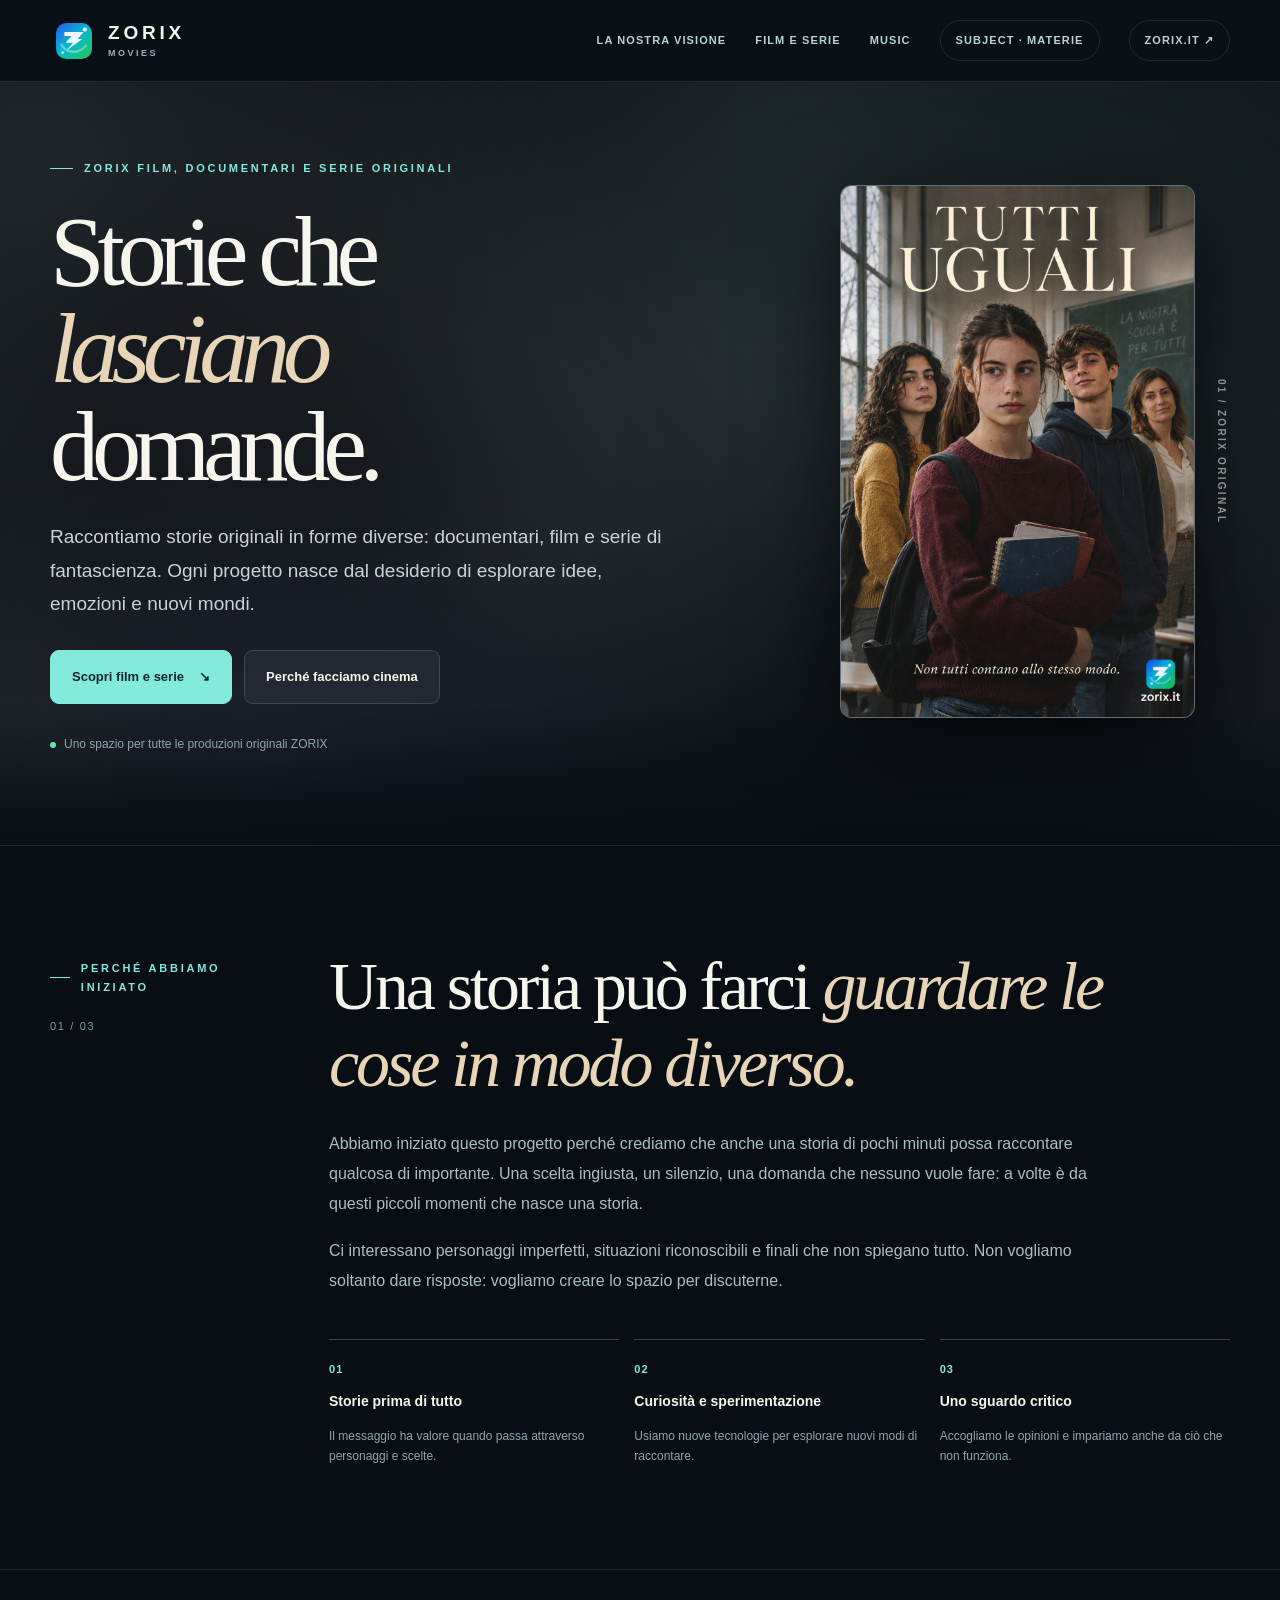
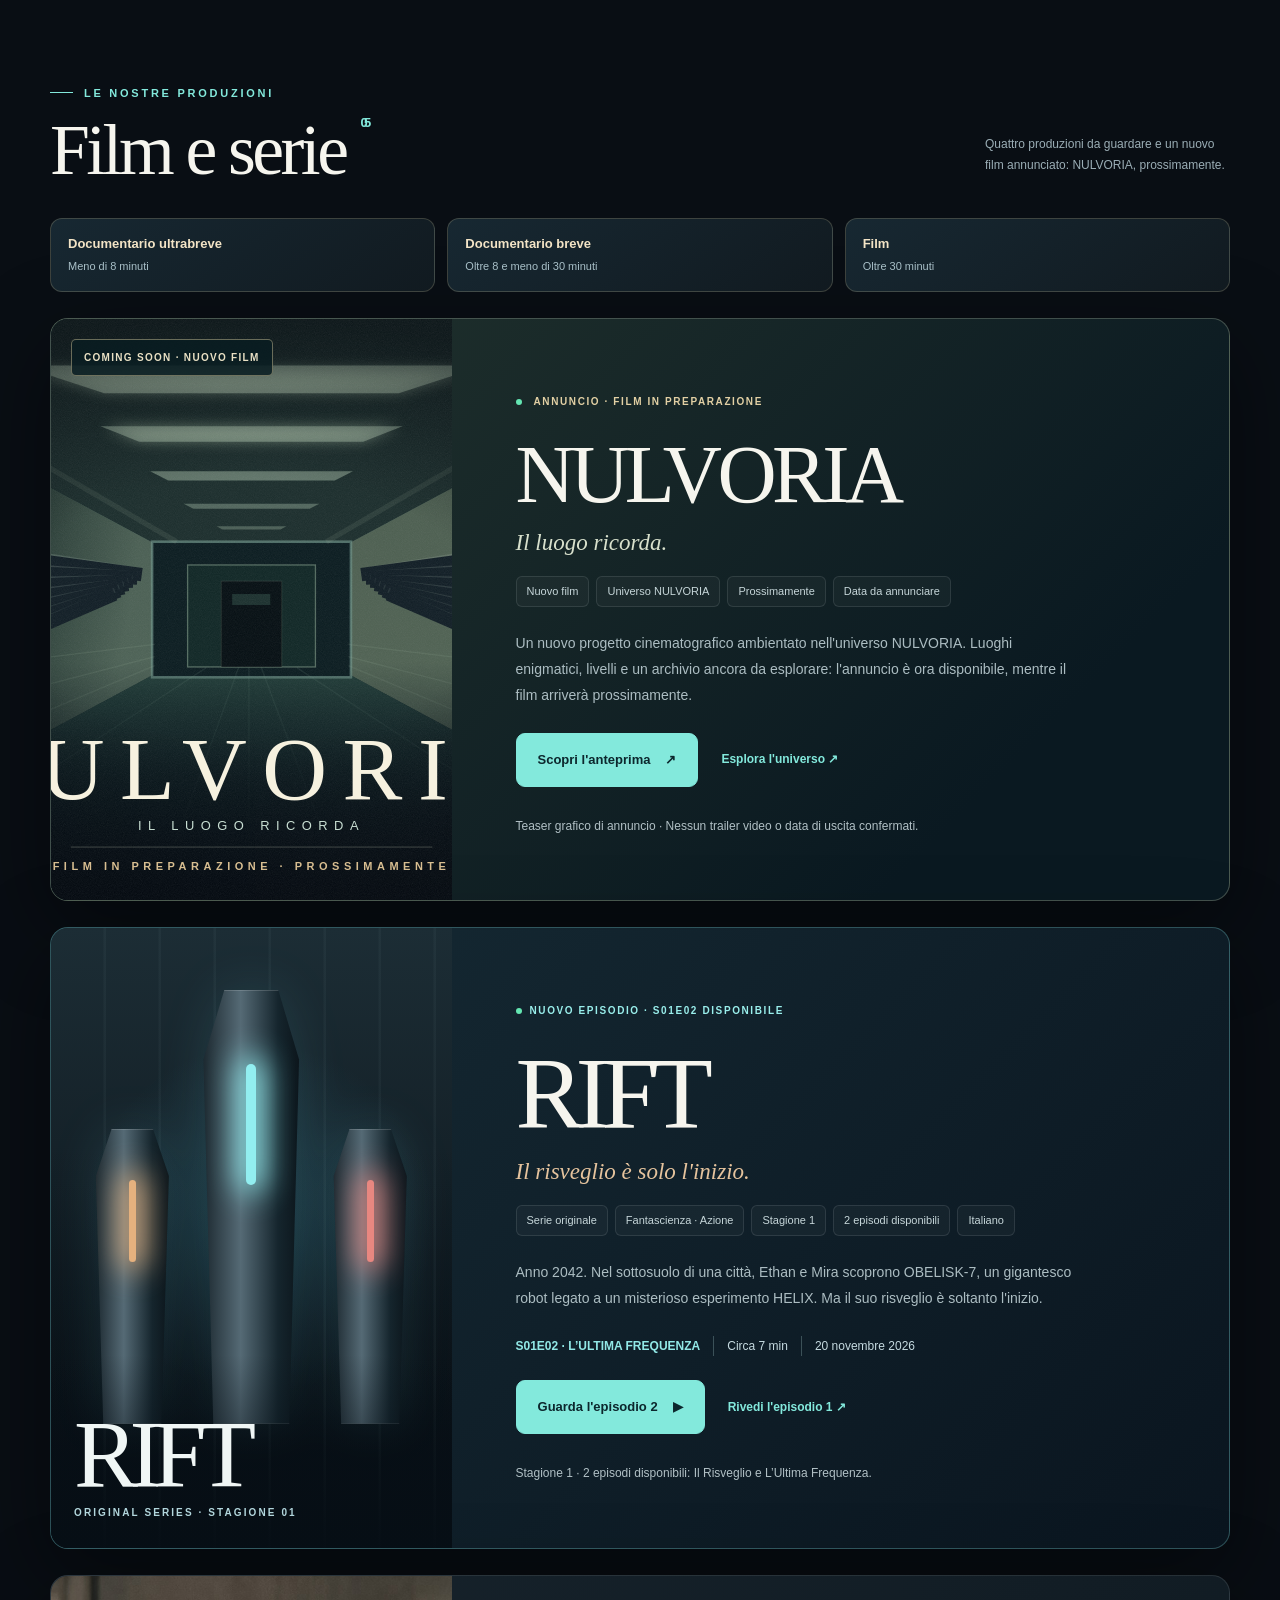
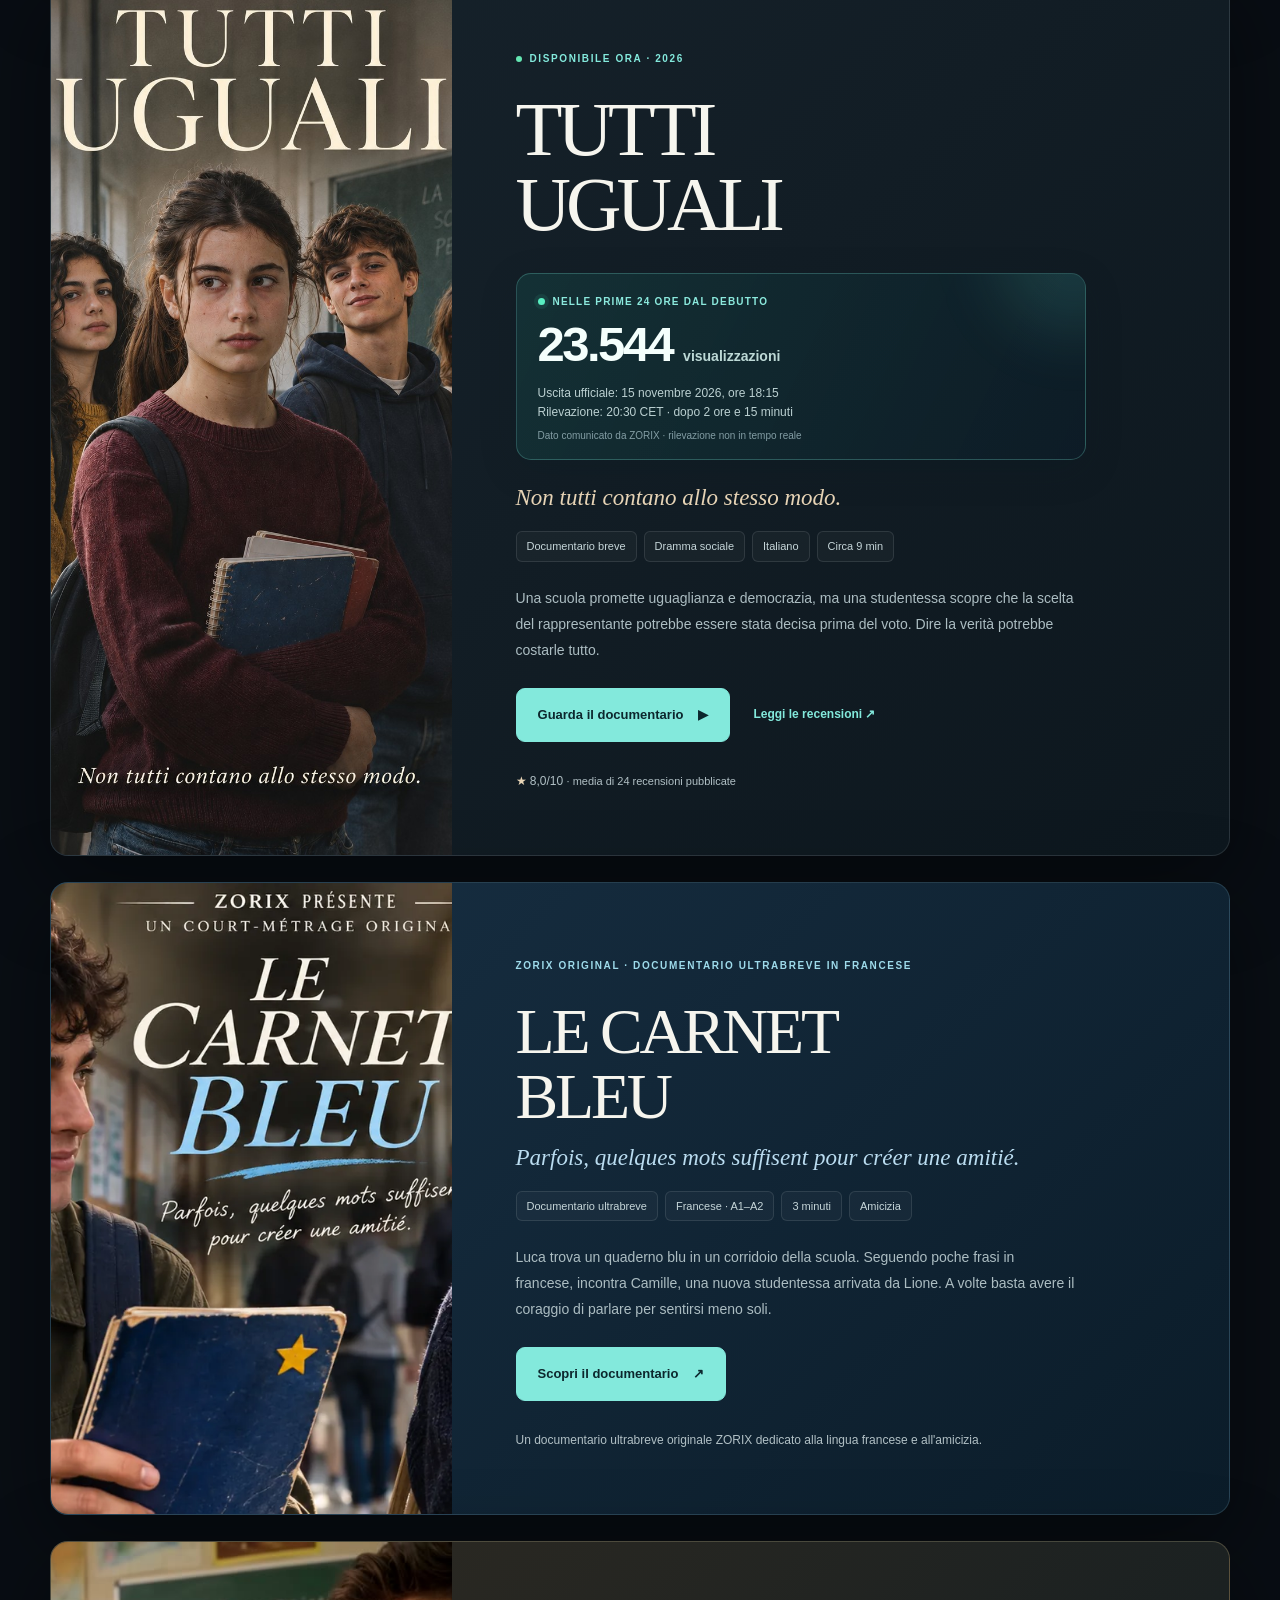
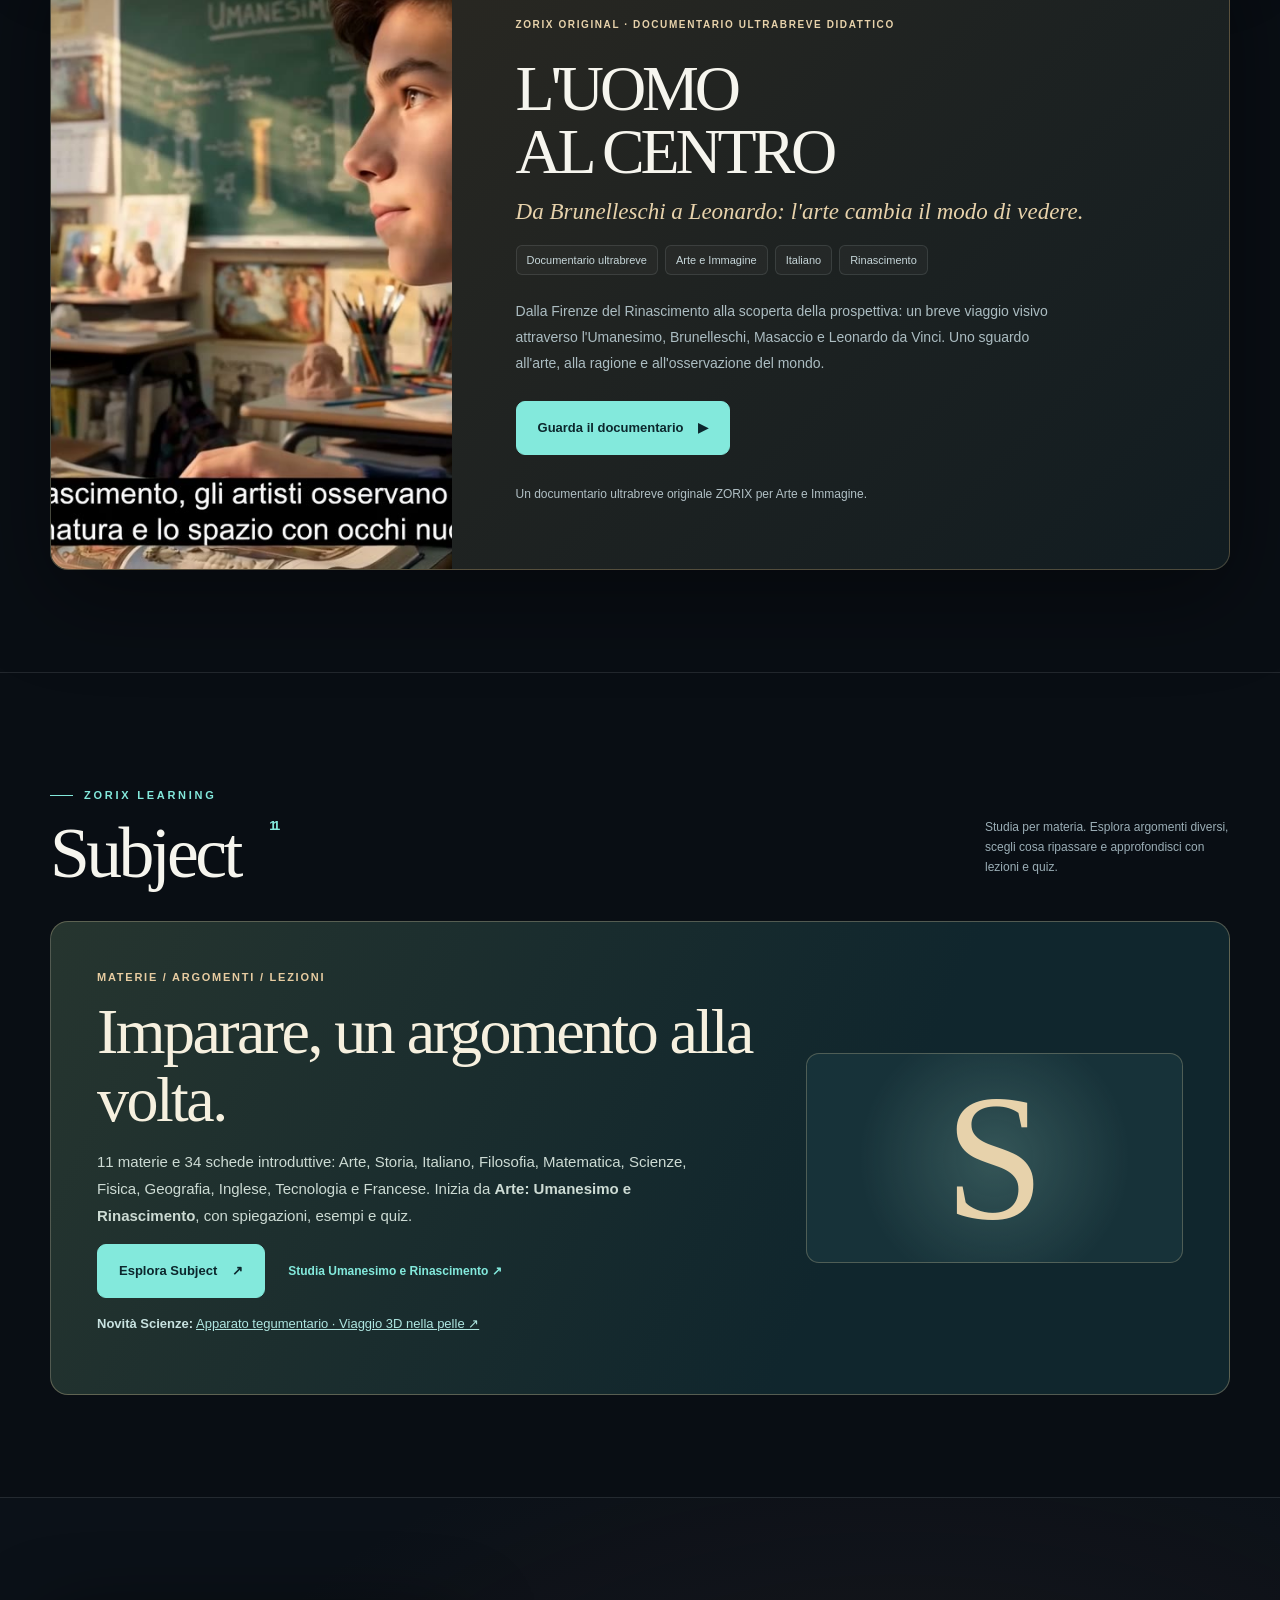
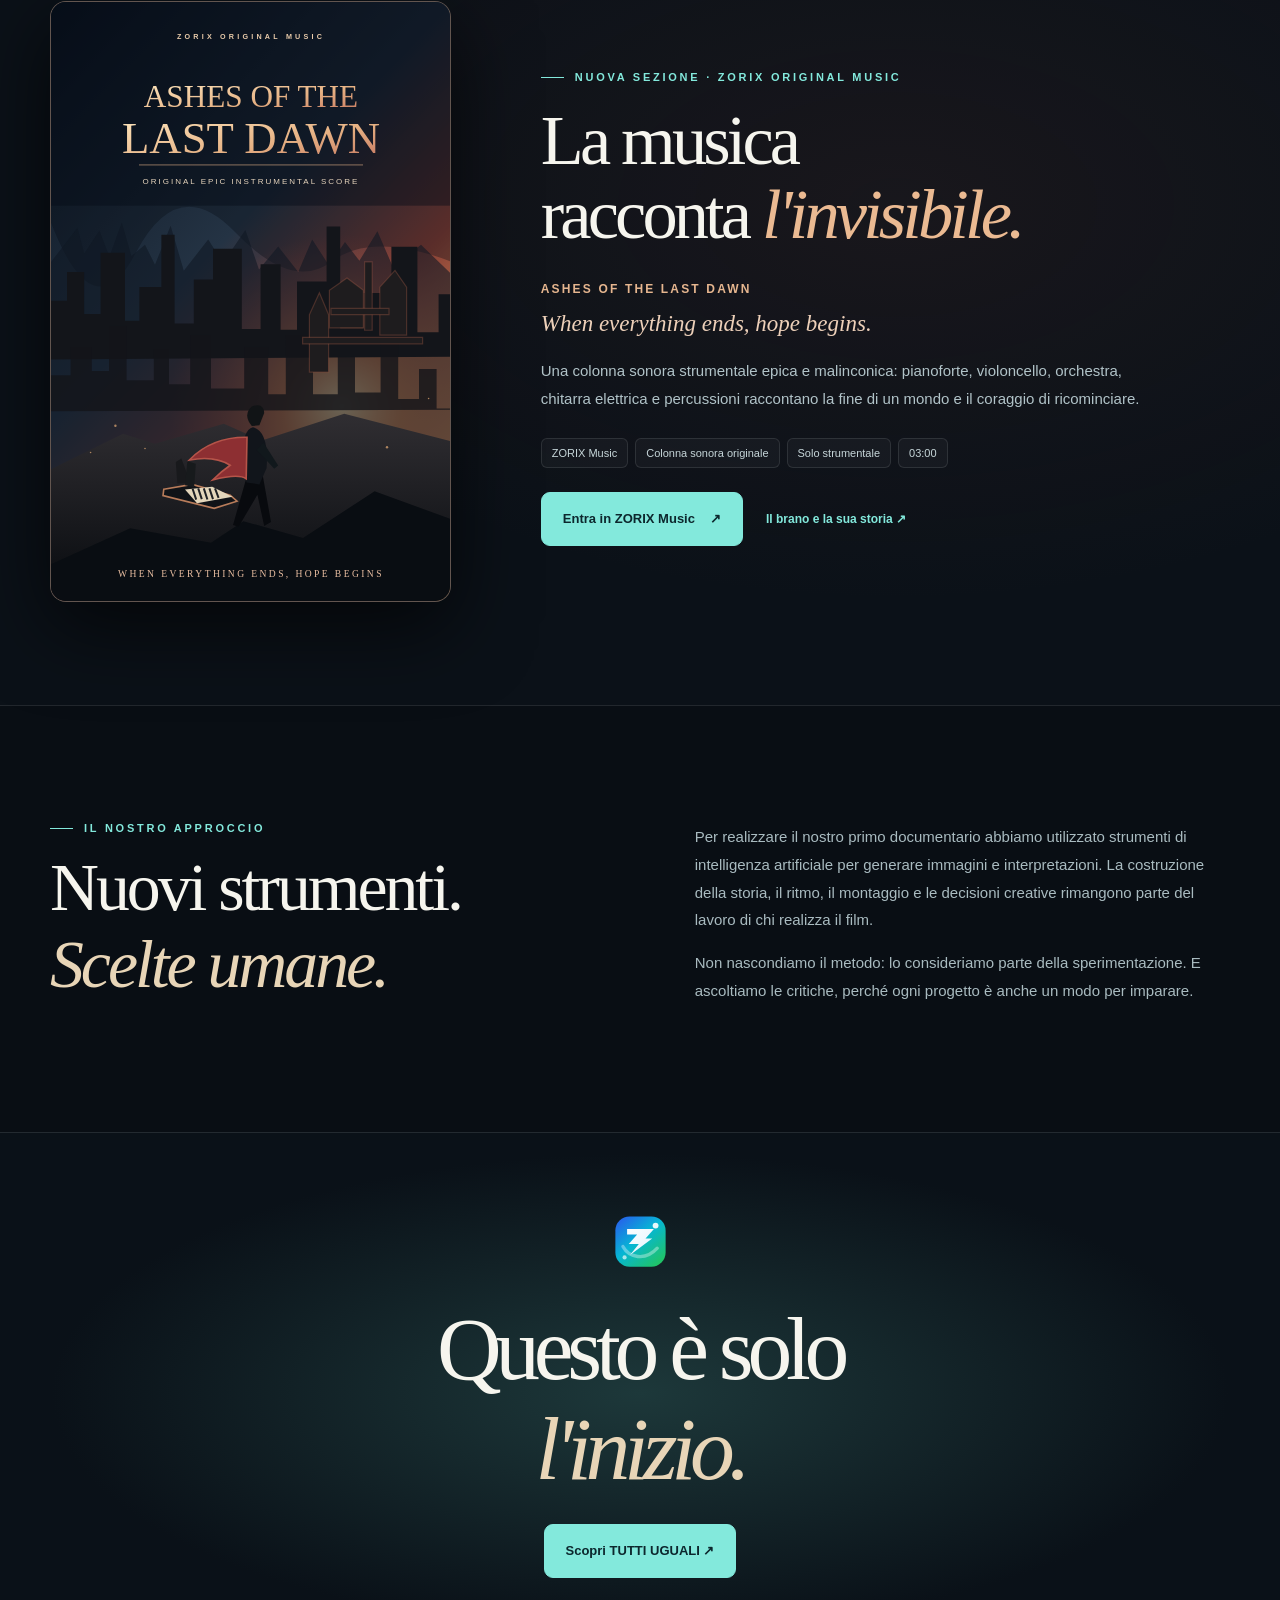
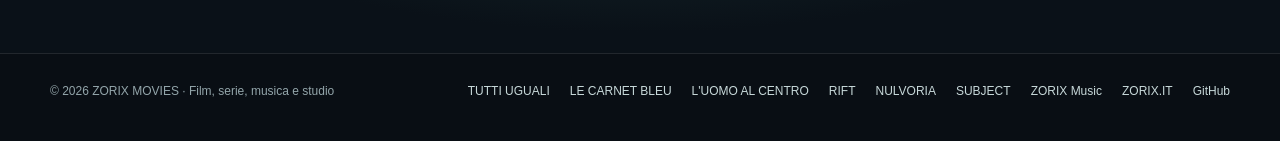
<file: index.html>
<!DOCTYPE html>
<html lang="it">
<head>
<meta charset="utf-8">
<meta name="viewport" content="width=device-width,initial-scale=1,viewport-fit=cover">
<meta name="theme-color" content="#080d13">
<meta name="description" content="ZORIX Movies: film, documentari, serie e musica originale. Ascolta ASHES OF THE LAST DAWN su ZORIX Music e scopri RIFT e i nostri film.">
<meta property="og:type" content="website">
<meta property="og:site_name" content="ZORIX Movies">
<meta property="og:title" content="ZORIX Movies — Storie che lasciano domande">
<meta property="og:description" content="Film, documentari e serie originali ZORIX: scopri RIFT e tutte le nostre produzioni.">
<meta property="og:image" content="https://movies.zorix.it/poster.png">
<meta property="og:url" content="https://movies.zorix.it/">
<meta name="twitter:card" content="summary_large_image">
<link rel="canonical" href="https://movies.zorix.it/">
<link rel="icon" href="./logo.svg" type="image/svg+xml">
<link rel="stylesheet" href="./home.css?v=10">
<script defer src="./home.js?v=1"></script>
<title>ZORIX Movies — Film, documentari e serie originali</title>
</head>
<body>
<a href="#main" class="skip">Vai al contenuto</a>
<header class="topbar">
  <div class="shell nav">
    <a class="brand" href="/" aria-label="ZORIX Movies"><img src="./logo.svg" alt="" width="43" height="43"><span>ZORIX<small>MOVIES</small></span></a>
    <nav class="menu" aria-label="Menu principale"><a href="#perche">La nostra visione</a><a href="#film">Film e serie</a><a href="./music/">Music</a><a href="./subject/" class="back">Subject · Materie</a><a href="https://zorix.it/" class="back">ZORIX.IT ↗</a></nav>
  </div>
</header>
<main id="main">
  <section class="hero">
    <div class="noise" aria-hidden="true"></div>
    <div class="shell hero-grid">
      <div class="hero-text">
        <p class="eyebrow"><span></span>ZORIX FILM, DOCUMENTARI E SERIE ORIGINALI</p>
        <h1>Storie che<br><em>lasciano</em><br>domande.</h1>
        <p class="lead">Raccontiamo storie originali in forme diverse: documentari, film e serie di fantascienza. Ogni progetto nasce dal desiderio di esplorare idee, emozioni e nuovi mondi.</p>
        <div class="actions"><a href="#film" class="btn accent">Scopri film e serie <span aria-hidden="true">↘</span></a><a href="#perche" class="btn ghost">Perché facciamo cinema</a></div>
        <div class="hero-footnote"><span class="signal"></span>Uno spazio per tutte le produzioni originali ZORIX</div>
      </div>
      <a class="hero-poster" href="./tutti-uguali/" aria-label="Scopri il documentario TUTTI UGUALI">
        <div class="poster-shell">
          <img src="./poster.webp" data-poster="true" alt="Locandina ufficiale del documentario breve TUTTI UGUALI" width="1024" height="1536" decoding="async" fetchpriority="high">
          <span class="poster-overlay"><b>TUTTI UGUALI</b><span>Guarda il documentario <strong>↗</strong></span></span>
        </div>
        <div class="poster-side" aria-hidden="true">01 / ZORIX ORIGINAL</div>
      </a>
    </div>
  </section>
  <section class="intro section" id="perche">
    <div class="shell intro-grid">
      <div class="section-side"><p class="eyebrow"><span></span>PERCHÉ ABBIAMO INIZIATO</p><span class="section-number">01 / 03</span></div>
      <div class="intro-main">
        <h2>Una storia può farci <em>guardare le cose in modo diverso.</em></h2>
        <p>Abbiamo iniziato questo progetto perché crediamo che anche una storia di pochi minuti possa raccontare qualcosa di importante. Una scelta ingiusta, un silenzio, una domanda che nessuno vuole fare: a volte è da questi piccoli momenti che nasce una storia.</p>
        <p>Ci interessano personaggi imperfetti, situazioni riconoscibili e finali che non spiegano tutto. Non vogliamo soltanto dare risposte: vogliamo creare lo spazio per discuterne.</p>
        <div class="principles">
          <div class="principle"><span class="principle-icon">01</span><strong>Storie prima di tutto</strong><small>Il messaggio ha valore quando passa attraverso personaggi e scelte.</small></div>
          <div class="principle"><span class="principle-icon">02</span><strong>Curiosità e sperimentazione</strong><small>Usiamo nuove tecnologie per esplorare nuovi modi di raccontare.</small></div>
          <div class="principle"><span class="principle-icon">03</span><strong>Uno sguardo critico</strong><small>Accogliamo le opinioni e impariamo anche da ciò che non funziona.</small></div>
        </div>
      </div>
    </div>
  </section>
  <section class="film-section section" id="film">
    <div class="shell">
      <div class="section-title"><div><p class="eyebrow"><span></span>LE NOSTRE PRODUZIONI</p><h2>Film e serie<span class="title-count">05</span></h2></div><p class="small-note">Quattro produzioni da guardare e un nuovo film annunciato: NULVORIA, prossimamente.</p></div>
      <div class="category-guide" aria-label="Classificazione dei documentari in base alla durata">
        <div><strong>Documentario ultrabreve</strong><span>Meno di 8 minuti</span></div>
        <div><strong>Documentario breve</strong><span>Oltre 8 e meno di 30 minuti</span></div>
        <div><strong>Film</strong><span>Oltre 30 minuti</span></div>
      </div>
      <article class="film-card film-card--nulvoria" id="nulvoria">
        <a class="film-art film-art--nulvoria" href="./nulvoria/" aria-label="NULVORIA, nuovo film in arrivo: visita la pagina teaser">
          <img src="./nulvoria/teaser.svg" alt="Teaser visivo di NULVORIA: un supermercato liminale vuoto con orologio fermo alle 03:17" width="1600" height="900" loading="lazy">
          <span class="nulvoria-art-flag">COMING SOON · NUOVO FILM</span>
        </a>
        <div class="film-info">
          <p class="release-label"><span class="release-dot"></span> ANNUNCIO · FILM IN PREPARAZIONE</p>
          <h3>NULVORIA</h3>
          <p class="italics">Il luogo ricorda.</p>
          <div class="film-tags"><span>Nuovo film</span><span>Universo NULVORIA</span><span>Prossimamente</span><span>Data da annunciare</span></div>
          <p class="film-desc">Un nuovo progetto cinematografico ambientato nell'universo NULVORIA. Luoghi enigmatici, livelli e un archivio ancora da esplorare: l'annuncio è ora disponibile, mentre il film arriverà prossimamente.</p>
          <div class="movie-actions"><a class="btn accent" href="./nulvoria/">Scopri l'anteprima <span aria-hidden="true">↗</span></a><a class="details" href="https://developer.zorix.it/nulvoria/" target="_blank" rel="noopener noreferrer">Esplora l'universo <span aria-hidden="true">↗</span></a></div>
          <p class="movie-bottom">Teaser grafico di annuncio · Nessun trailer video o data di uscita confermati.</p>
        </div>
      </article>
      <article class="film-card film-card--rift">
        <a class="film-art film-art--rift" href="./rift/" aria-label="Scopri RIFT, stagione 1, episodi 1 e 2">
          <span class="rift-art-scene" aria-hidden="true"><span class="rift-sentinel rift-sentinel--small"></span><span class="rift-sentinel rift-sentinel--main"></span><span class="rift-sentinel rift-sentinel--small rift-sentinel--red"></span></span>
          <span class="rift-art-caption"><strong>RIFT</strong><small>ORIGINAL SERIES · STAGIONE 01</small></span>
        </a>
        <div class="film-info">
          <p class="release-label"><span class="release-dot"></span>NUOVO EPISODIO · S01E02 DISPONIBILE</p>
          <h3>RIFT</h3>
          <p class="italics">Il risveglio è solo l'inizio.</p>
          <div class="film-tags"><span>Serie originale</span><span>Fantascienza · Azione</span><span>Stagione 1</span><span>2 episodi disponibili</span><span>Italiano</span></div>
          <p class="film-desc">Anno 2042. Nel sottosuolo di una città, Ethan e Mira scoprono OBELISK-7, un gigantesco robot legato a un misterioso esperimento HELIX. Ma il suo risveglio è soltanto l'inizio.</p>
          <div class="rift-episode-meta"><strong>S01E02 · L’ULTIMA FREQUENZA</strong><span>Circa 7 min</span><span>20 novembre 2026</span></div>
          <div class="movie-actions"><a class="btn accent" href="./rift/#guarda-2">Guarda l'episodio 2 <span aria-hidden="true">▶</span></a><a class="details" href="./rift/#guarda">Rivedi l'episodio 1 <span aria-hidden="true">↗</span></a></div>
          <p class="movie-bottom">Stagione 1 · 2 episodi disponibili: Il Risveglio e L’Ultima Frequenza.</p>
        </div>
      </article>
      <article class="film-card">
        <a class="film-art" href="./tutti-uguali/" aria-label="Apri la pagina del film TUTTI UGUALI"><img src="./poster.webp" data-poster="true" alt="Locandina del documentario breve TUTTI UGUALI" width="1024" height="1536" loading="lazy"></a>
        <div class="film-info">
          <p class="release-label"><span class="release-dot"></span>DISPONIBILE ORA · 2026</p>
          <h3>TUTTI<br>UGUALI</h3>
          <aside class="launch-milestone" aria-label="Risultati del lancio di TUTTI UGUALI">
            <span class="launch-milestone-label"><span class="launch-signal" aria-hidden="true"></span> NELLE PRIME 24 ORE DAL DEBUTTO</span>
            <div class="launch-milestone-count"><strong>23.544</strong><span>visualizzazioni</span></div>
            <p class="launch-milestone-dates">Uscita ufficiale: <time datetime="2026-11-15T18:15:00+01:00">15 novembre 2026, ore 18:15</time><br>
            Rilevazione: <time datetime="2026-11-15T20:30:00+01:00">20:30 CET</time> · dopo 2 ore e 15 minuti</p>
            <p class="launch-milestone-note">Dato comunicato da ZORIX · rilevazione non in tempo reale</p>
          </aside>
          <p class="italics">Non tutti contano allo stesso modo.</p>
          <div class="film-tags"><span>Documentario breve</span><span>Dramma sociale</span><span>Italiano</span><span>Circa 9 min</span></div>
          <p class="film-desc">Una scuola promette uguaglianza e democrazia, ma una studentessa scopre che la scelta del rappresentante potrebbe essere stata decisa prima del voto. Dire la verità potrebbe costarle tutto.</p>
          <div class="movie-actions"><a class="btn accent" href="./tutti-uguali/">Guarda il documentario <span aria-hidden="true">▶</span></a><a class="details" href="./tutti-uguali/#recensioni">Leggi le recensioni <span aria-hidden="true">↗</span></a></div>
          <p class="movie-bottom"><span>★</span> 8,0/10 <small>· media di 24 recensioni pubblicate</small></p>
        </div>
      </article>
      <article class="film-card film-card--carnet">
        <a class="film-art film-art--carnet" href="./le-carnet-bleu/" aria-label="Scopri LE CARNET BLEU">
          <img src="./le-carnet-bleu-poster.webp" alt="Locandina di LE CARNET BLEU: Luca e Camille con un quaderno blu" width="1439" height="810" loading="lazy">
        </a>
        <div class="film-info">
          <p class="release-label">ZORIX ORIGINAL · DOCUMENTARIO ULTRABREVE IN FRANCESE</p>
          <h3>LE CARNET<br>BLEU</h3>
          <p class="italics">Parfois, quelques mots suffisent pour créer une amitié.</p>
          <div class="film-tags"><span>Documentario ultrabreve</span><span>Francese · A1–A2</span><span>3 minuti</span><span>Amicizia</span></div>
          <p class="film-desc">Luca trova un quaderno blu in un corridoio della scuola. Seguendo poche frasi in francese, incontra Camille, una nuova studentessa arrivata da Lione. A volte basta avere il coraggio di parlare per sentirsi meno soli.</p>
          <div class="movie-actions"><a class="btn accent" href="./le-carnet-bleu/">Scopri il documentario <span aria-hidden="true">↗</span></a></div>
          <p class="movie-bottom">Un documentario ultrabreve originale ZORIX dedicato alla lingua francese e all'amicizia.</p>
        </div>
      </article>
      <article class="film-card film-card--arte">
        <a class="film-art film-art--arte" href="./l-uomo-al-centro/" aria-label="Scopri il documentario ultrabreve L'UOMO AL CENTRO">
          <img src="./l-uomo-al-centro-poster.jpg" alt="Locandina del documentario ultrabreve L'UOMO AL CENTRO sul Rinascimento" loading="lazy" onerror="this.style.display='none'">
          <span class="arte-art-fallback">L'UOMO<br>AL CENTRO<small>ARTE E IMMAGINE · RINASCIMENTO</small></span>
        </a>
        <div class="film-info">
          <p class="release-label">ZORIX ORIGINAL · DOCUMENTARIO ULTRABREVE DIDATTICO</p>
          <h3>L'UOMO<br>AL CENTRO</h3>
          <p class="italics">Da Brunelleschi a Leonardo: l'arte cambia il modo di vedere.</p>
          <div class="film-tags"><span>Documentario ultrabreve</span><span>Arte e Immagine</span><span>Italiano</span><span>Rinascimento</span></div>
          <p class="film-desc">Dalla Firenze del Rinascimento alla scoperta della prospettiva: un breve viaggio visivo attraverso l'Umanesimo, Brunelleschi, Masaccio e Leonardo da Vinci. Uno sguardo all'arte, alla ragione e all'osservazione del mondo.</p>
          <div class="movie-actions"><a class="btn accent" href="./l-uomo-al-centro/">Guarda il documentario <span aria-hidden="true">▶</span></a></div>
          <p class="movie-bottom">Un documentario ultrabreve originale ZORIX per Arte e Immagine.</p>
        </div>
      </article>
    </div>
  </section>
  <section class="subject-section section" id="subject">
  <div class="shell">
    <div class="section-title"><div><p class="eyebrow"><span></span>ZORIX LEARNING</p><h2>Subject <span class="title-count">11</span></h2></div><p class="small-note">Studia per materia. Esplora argomenti diversi, scegli cosa ripassare e approfondisci con lezioni e quiz.</p></div>
    <div style="border:1px solid #d4c39855;background:linear-gradient(115deg,#26352f,#10262d 67%);border-radius:18px;padding:clamp(24px,4vw,46px);display:grid;grid-template-columns:minmax(0,1fr) minmax(210px,.55fr);gap:24px;align-items:center">
      <div><p style="color:#e7cca1;font-size:11px;font-weight:800;letter-spacing:.16em;margin:0 0 12px">MATERIE / ARGOMENTI / LEZIONI</p>
        <h3 style="font:400 clamp(38px,5vw,68px)/1.05 Georgia,serif;letter-spacing:-.04em;margin:0 0 15px;color:#f6f0df">Imparare, un argomento alla volta.</h3>
        <p style="color:#cddbd4;max-width:620px;line-height:1.8">11 materie e 34 schede introduttive: Arte, Storia, Italiano, Filosofia, Matematica, Scienze, Fisica, Geografia, Inglese, Tecnologia e Francese. Inizia da <strong>Arte: Umanesimo e Rinascimento</strong>, con spiegazioni, esempi e quiz.</p>
        <div class="movie-actions"><a class="btn accent" href="./subject/">Esplora Subject <span aria-hidden="true">↗</span></a><a class="details" href="./subject/arte/umanesimo-rinascimento/">Studia Umanesimo e Rinascimento <span aria-hidden="true">↗</span></a></div><p style="margin-top:15px;color:#c8e2e0;font-size:13px"><strong>Novità Scienze:</strong> <a href="./subject/scienze/apparato-tegumentario/" style="color:#afe6e1">Apparato tegumentario · Viaggio 3D nella pelle ↗</a></p>
      </div><div aria-hidden="true" style="border:1px solid #e8d7a444;border-radius:13px;min-height:210px;background:radial-gradient(circle,#a3dbcb36,transparent 63%),#173239;display:grid;place-items:center"><span style="font:400 clamp(110px,14vw,180px)/1 Georgia,serif;color:#e7d2ab">S</span></div>
    </div>
  </div>
</section>
<style>@media(max-width:650px){.subject-section .shell>div:nth-child(2){grid-template-columns:1fr!important}.subject-section .shell>div:nth-child(2)>div:nth-child(2){display:none!important}}</style>
<section class="music-section section" id="music">
    <div class="shell music-layout">
      <a class="music-art" href="./music/" aria-label="Ascolta Ashes of the Last Dawn su ZORIX Music"><img src="./music/ashes-last-dawn-cover.svg" alt="Copertina di ASHES OF THE LAST DAWN: un sopravvissuto contempla una città in rovina durante l'ultima alba" loading="lazy" width="1000" height="1500"></a>
      <div class="music-copy">
        <p class="eyebrow"><span></span>NUOVA SEZIONE · ZORIX ORIGINAL MUSIC</p>
        <h2>La musica<br>racconta <em>l'invisibile.</em></h2>
        <p class="music-kicker">ASHES OF THE LAST DAWN</p>
        <p class="italics">When everything ends, hope begins.</p>
        <p>Una colonna sonora strumentale epica e malinconica: pianoforte, violoncello, orchestra, chitarra elettrica e percussioni raccontano la fine di un mondo e il coraggio di ricominciare.</p>
        <div class="film-tags"><span>ZORIX Music</span><span>Colonna sonora originale</span><span>Solo strumentale</span><span>03:00</span></div>
        <div class="movie-actions"><a class="btn accent" href="./music/">Entra in ZORIX Music <span aria-hidden="true">↗</span></a><a class="details" href="./music/#ascolta">Il brano e la sua storia <span aria-hidden="true">↗</span></a></div>
      </div>
    </div>
  </section>
  <section class="tools section" id="metodo">
    <div class="shell tools-grid">
      <div><p class="eyebrow"><span></span>IL NOSTRO APPROCCIO</p><h2>Nuovi strumenti.<br><em>Scelte umane.</em></h2></div>
      <div><p>Per realizzare il nostro primo documentario abbiamo utilizzato strumenti di intelligenza artificiale per generare immagini e interpretazioni. La costruzione della storia, il ritmo, il montaggio e le decisioni creative rimangono parte del lavoro di chi realizza il film.</p><p>Non nascondiamo il metodo: lo consideriamo parte della sperimentazione. E ascoltiamo le critiche, perché ogni progetto è anche un modo per imparare.</p></div>
    </div>
  </section>
  <section class="closing">
    <div class="shell closing-inner"><img src="./logo.svg" alt="" width="67" height="67" loading="lazy"><p>Questo è solo<br><em>l'inizio.</em></p><a href="./tutti-uguali/" class="btn accent">Scopri TUTTI UGUALI ↗</a></div>
  </section>
</main>
<footer class="footer"><div class="shell foot-row"><span>© 2026 ZORIX MOVIES · Film, serie, musica e studio</span><div><a href="./tutti-uguali/">TUTTI UGUALI</a><a href="./le-carnet-bleu/">LE CARNET BLEU</a><a href="./l-uomo-al-centro/">L'UOMO AL CENTRO</a><a href="./rift/">RIFT</a><a href="./nulvoria/">NULVORIA</a><a href="./subject/">SUBJECT</a><a href="./music/">ZORIX Music</a><a href="https://zorix.it/">ZORIX.IT</a><a href="https://github.com/h1collab/tutti-uguali-film">GitHub</a></div></div></footer>
</body>
</html>
</file>
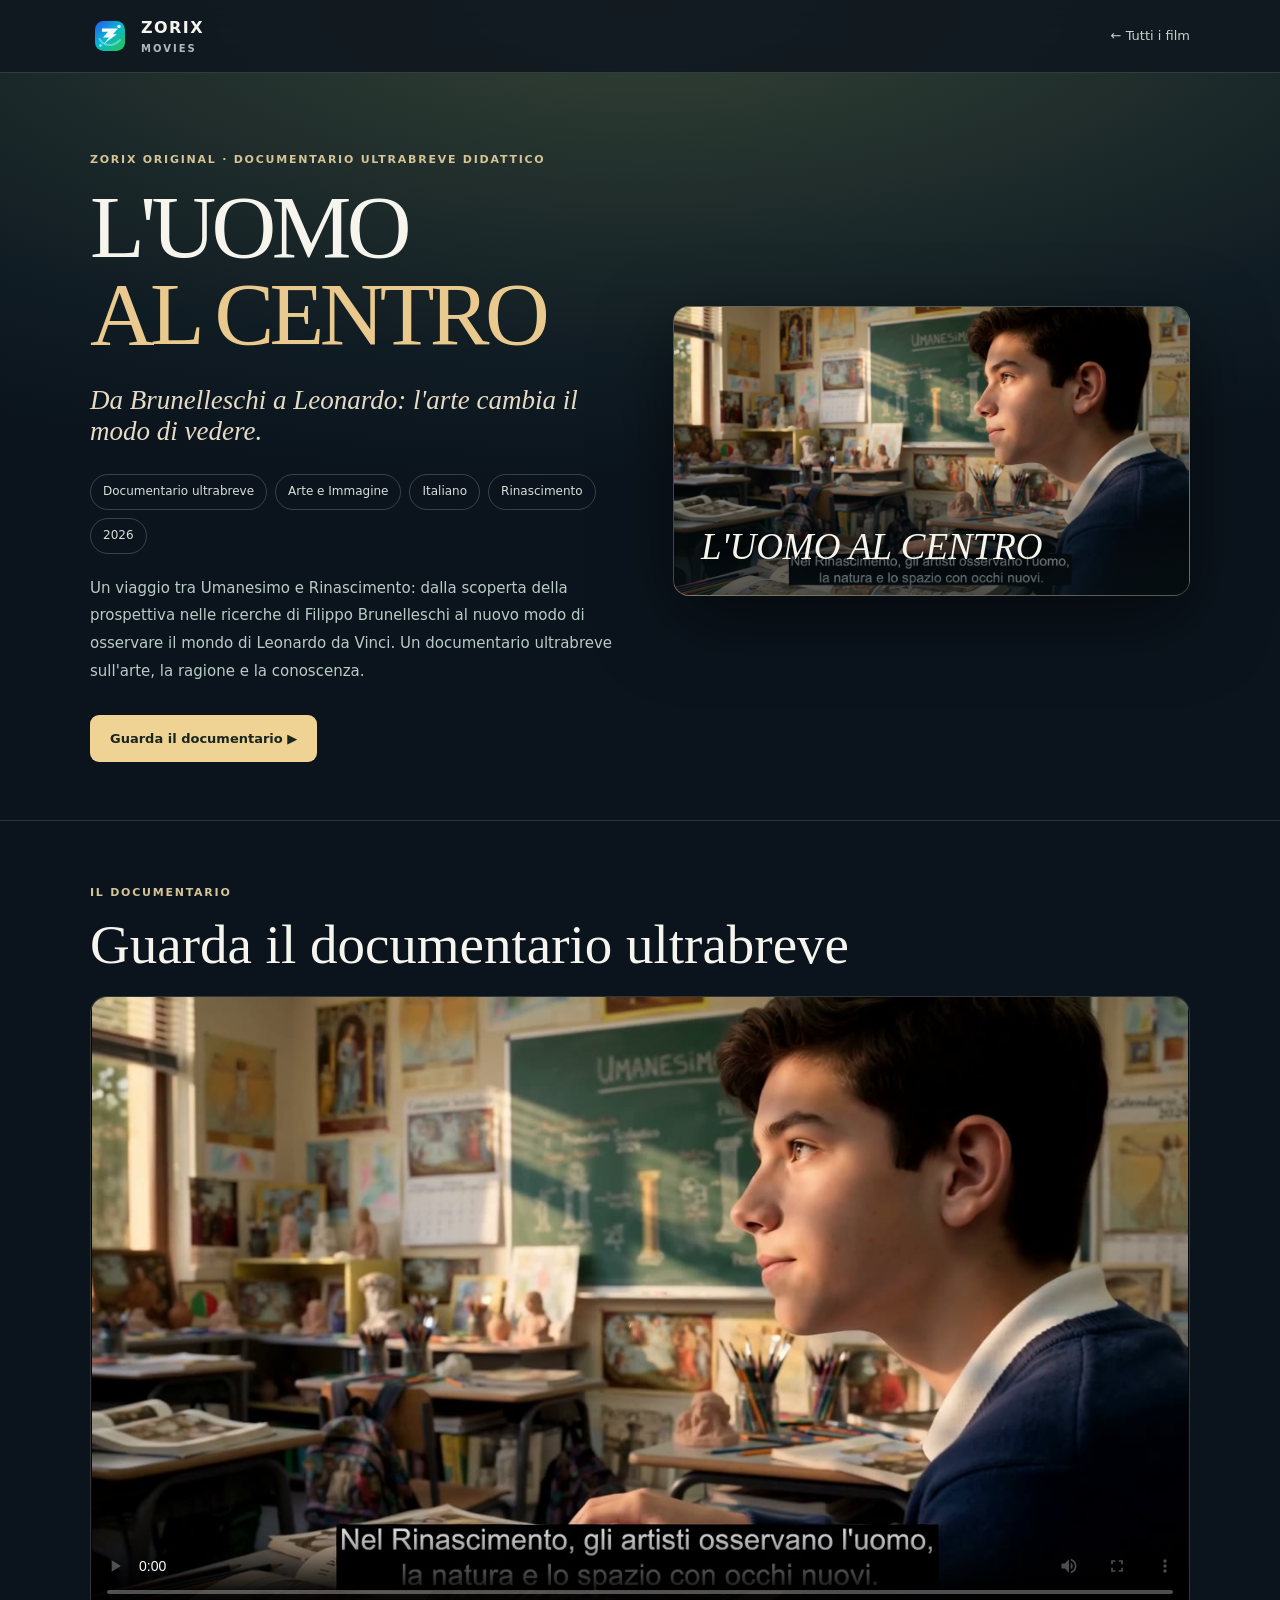
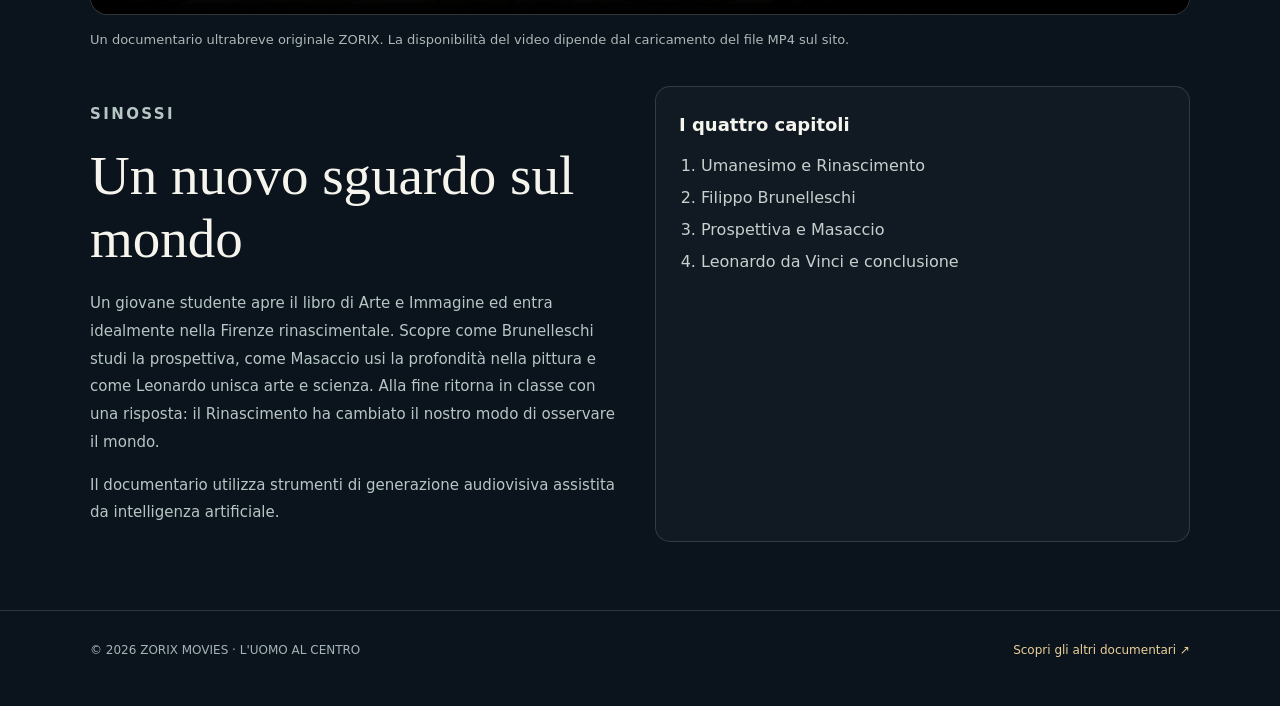
<file: l-uomo-al-centro/index.html>
<!doctype html>
<html lang="it">
<head>
<meta charset="utf-8">
<meta name="viewport" content="width=device-width,initial-scale=1">
<meta name="theme-color" content="#101920">
<meta name="description" content="L'UOMO AL CENTRO — un documentario ultrabreve originale ZORIX di Arte e Immagine: Umanesimo, Rinascimento, Brunelleschi, prospettiva e Leonardo da Vinci.">
<meta property="og:type" content="video.other">
<meta property="og:site_name" content="ZORIX Movies">
<meta property="og:title" content="L'UOMO AL CENTRO — Documentario ultrabreve ZORIX">
<meta property="og:description" content="Da Brunelleschi a Leonardo: un viaggio nel Rinascimento, fra arte, spazio e osservazione.">
<meta property="og:image" content="https://movies.zorix.it/l-uomo-al-centro-poster.jpg">
<meta property="og:url" content="https://movies.zorix.it/l-uomo-al-centro/">
<meta name="twitter:card" content="summary_large_image">
<link rel="canonical" href="https://movies.zorix.it/l-uomo-al-centro/">
<link rel="icon" href="../logo.svg" type="image/svg+xml">
<title>L'UOMO AL CENTRO — Documentario ultrabreve | ZORIX Movies</title>
<style>
:root{color-scheme:dark;font-family:Inter,system-ui,-apple-system,BlinkMacSystemFont,"Segoe UI",sans-serif;color:#f6f5ed;background:#0b141d}*{box-sizing:border-box}html{scroll-behavior:smooth}body{margin:0;background:radial-gradient(ellipse 100% 480px at 50% 0%,#344336,#101c23 75%,#0b141d);line-height:1.65}a{color:inherit}.wrap{width:calc(100% - 40px);max-width:1100px;margin:auto}header{border-bottom:1px solid #ffffff25;background:#101820e6;position:sticky;top:0;z-index:4;backdrop-filter:blur(12px)}nav{display:flex;align-items:center;justify-content:space-between;height:72px}.brand{display:flex;gap:11px;align-items:center;text-decoration:none;font-weight:900;letter-spacing:.09em}.brand img{width:40px;height:40px}.brand small{display:block;font-size:10px;font-weight:600;letter-spacing:.2em;color:#aebac0}.back{font-size:13px;color:#c6d1ca;text-decoration:none}.back:hover{text-decoration:underline}.hero{display:grid;grid-template-columns:1.05fr 1fr;gap:40px;align-items:center;padding:67px 0 58px}.eyebrow{color:#d4c496;font-size:11px;letter-spacing:.16em;font-weight:800;text-transform:uppercase}.hero h1{font:400 clamp(57px,7vw,98px)/.97 Georgia,serif;letter-spacing:-.052em;margin:15px 0 19px}.hero h1 em{display:block;color:#e9c98d;font-style:normal}.tagline{font:italic clamp(19px,2.4vw,27px) Georgia,serif;color:#e6dcc5}.meta{display:flex;flex-wrap:wrap;gap:8px;margin:21px 0}.meta span{border:1px solid #ffffff30;border-radius:20px;color:#d8ded8;padding:7px 12px;font-size:12px}.desc{font-size:15px;color:#b9cbc6;line-height:1.85}.btn{display:inline-block;padding:13px 20px;background:#eed395;color:#19251f;text-decoration:none;border-radius:9px;font-weight:800;font-size:13px;margin-top:14px}.btn:hover{background:#fff0c4}.visual{position:relative;aspect-ratio:16/9;background:linear-gradient(130deg,#776343,#192c2f);border:1px solid #ffffff22;border-radius:16px;overflow:hidden;box-shadow:0 25px 75px #0008;display:flex;align-items:end;justify-content:start;padding:27px}.visual img{position:absolute;inset:0;width:100%;height:100%;object-fit:cover}.visual:after{content:"";position:absolute;inset:35% 0 0;background:linear-gradient(transparent,#091419ab);pointer-events:none}.visual .fallback{z-index:1;font:italic clamp(24px,3vw,37px) Georgia,serif;text-shadow:0 2px 16px #000}.section{padding:52px 0 68px;border-top:1px solid #ffffff25}.section h2{font:400 clamp(35px,5vw,55px) Georgia,serif;margin:0 0 20px}.player{background:#030709;border:1px solid #ffffff30;aspect-ratio:16/9;border-radius:17px;overflow:hidden}.player video{width:100%;height:100%;object-fit:contain;display:block}.note{font-size:13px;color:#aab8b7;margin-top:14px}.grid{display:grid;grid-template-columns:1fr 1fr;gap:30px;margin-top:36px}.grid p{color:#b6c6c4;font-size:15px;line-height:1.85}.chapters{background:#ffffff07;border:1px solid #ffffff24;border-radius:15px;padding:23px}.chapters h3{margin:0 0 10px;font-size:18px}.chapters ol{margin:0;padding-left:22px;line-height:2;color:#c6d1ce}footer{border-top:1px solid #ffffff25;padding:30px 0 45px;color:#a4b4b5;font-size:12px}footer .wrap{display:flex;justify-content:space-between;flex-wrap:wrap;gap:14px}footer a{text-decoration:none;color:#ead098}@media(max-width:750px){.hero{grid-template-columns:1fr;padding:35px 0}.hero .visual{order:-1}.grid{grid-template-columns:1fr}.hero h1{font-size:clamp(52px,12vw,78px)}.wrap{width:calc(100% - 30px)}}@media(prefers-reduced-motion:reduce){html{scroll-behavior:auto}}
</style>
</head>
<body>
<header><div class="wrap"><nav><a class="brand" href="../"><img src="../logo.svg" alt=""><span>ZORIX<small>MOVIES</small></span></a><a class="back" href="../#film">← Tutti i film</a></nav></div></header>
<main>
<section class="wrap hero">
<div><p class="eyebrow">ZORIX ORIGINAL · DOCUMENTARIO ULTRABREVE DIDATTICO</p><h1>L'UOMO <em>AL CENTRO</em></h1><p class="tagline">Da Brunelleschi a Leonardo: l'arte cambia il modo di vedere.</p><div class="meta"><span>Documentario ultrabreve</span><span>Arte e Immagine</span><span>Italiano</span><span>Rinascimento</span><span>2026</span></div><p class="desc">Un viaggio tra Umanesimo e Rinascimento: dalla scoperta della prospettiva nelle ricerche di Filippo Brunelleschi al nuovo modo di osservare il mondo di Leonardo da Vinci. Un documentario ultrabreve sull'arte, la ragione e la conoscenza.</p><a class="btn" href="#guarda">Guarda il documentario ▶</a></div>
<div class="visual"><span class="fallback">L'UOMO AL CENTRO</span><img src="../l-uomo-al-centro-poster.jpg" alt="Fotogramma del documentario ultrabreve L'UOMO AL CENTRO" onerror="this.hidden=true"></div>
</section>
<section class="section" id="guarda"><div class="wrap"><p class="eyebrow">IL DOCUMENTARIO</p><h2>Guarda il documentario ultrabreve</h2><div class="player"><video controls playsinline preload="metadata" poster="../l-uomo-al-centro-poster.jpg"><source src="../L_UOMO_AL_CENTRO_FINAL.mp4" type="video/mp4">Il browser non supporta la riproduzione video.</video></div><p class="note">Un documentario ultrabreve originale ZORIX. La disponibilità del video dipende dal caricamento del file MP4 sul sito.</p><div class="grid"><div><p class="eyebrow">SINOSSI</p><h2>Un nuovo sguardo sul mondo</h2><p>Un giovane studente apre il libro di Arte e Immagine ed entra idealmente nella Firenze rinascimentale. Scopre come Brunelleschi studi la prospettiva, come Masaccio usi la profondità nella pittura e come Leonardo unisca arte e scienza. Alla fine ritorna in classe con una risposta: il Rinascimento ha cambiato il nostro modo di osservare il mondo.</p><p>Il documentario utilizza strumenti di generazione audiovisiva assistita da intelligenza artificiale.</p></div><aside class="chapters"><h3>I quattro capitoli</h3><ol><li>Umanesimo e Rinascimento</li><li>Filippo Brunelleschi</li><li>Prospettiva e Masaccio</li><li>Leonardo da Vinci e conclusione</li></ol></aside></div></div></section>
</main><footer><div class="wrap"><span>© 2026 ZORIX MOVIES · L'UOMO AL CENTRO</span><a href="../#film">Scopri gli altri documentari ↗</a></div></footer>
</body>
</html>
</file>
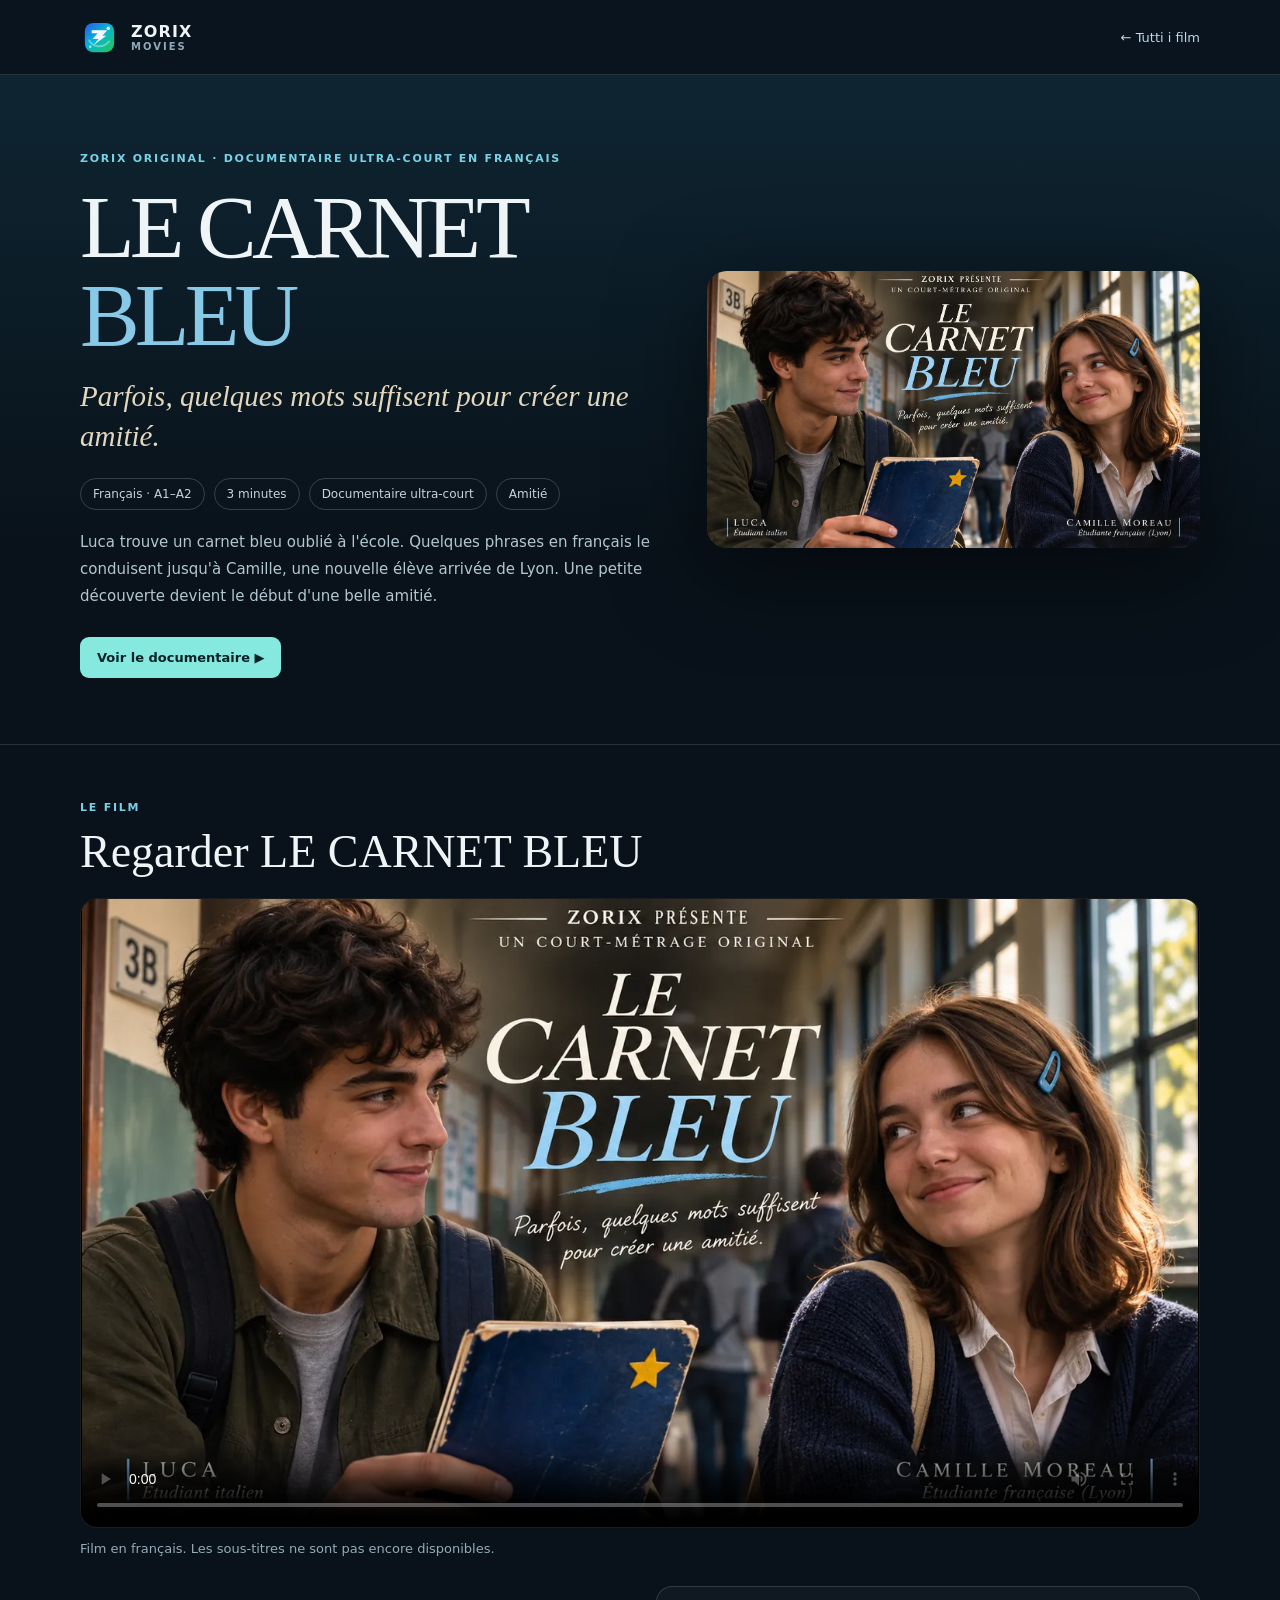
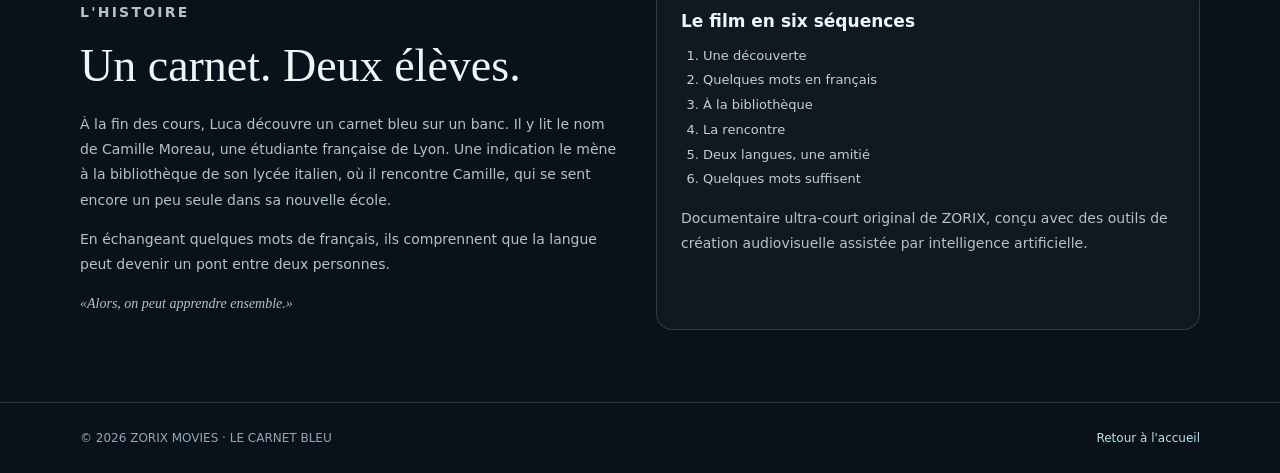
<file: le-carnet-bleu/index.html>
<!doctype html>
<html lang="fr">
<head>
<meta charset="utf-8">
<meta name="viewport" content="width=device-width,initial-scale=1">
<meta name="theme-color" content="#0a141d">
<meta name="description" content="LE CARNET BLEU, un documentaire ultra-court original de ZORIX en français. Luca trouve un carnet perdu et fait la connaissance de Camille, une élève arrivée de Lyon.">
<meta property="og:type" content="video.other">
<meta property="og:title" content="LE CARNET BLEU — ZORIX Movies">
<meta property="og:description" content="Parfois, quelques mots suffisent pour créer une amitié. Un documentaire ultra-court en français de 3 minutes.">
<meta property="og:image" content="https://movies.zorix.it/le-carnet-bleu-poster.webp">
<meta property="og:url" content="https://movies.zorix.it/le-carnet-bleu/">
<link rel="canonical" href="https://movies.zorix.it/le-carnet-bleu/">
<link rel="icon" href="../logo.svg" type="image/svg+xml">
<title>LE CARNET BLEU | ZORIX Movies</title>
<style>
:root{color-scheme:dark;font-family:Inter,system-ui,-apple-system,BlinkMacSystemFont,"Segoe UI",sans-serif;color:#eff4f6;background:#09121a}*{box-sizing:border-box}body{margin:0;background:linear-gradient(180deg,#0f2836 0%,#09121a 550px)}a{color:inherit}header{border-bottom:1px solid #ffffff20;background:#09131ee8;position:sticky;top:0;z-index:3;backdrop-filter:blur(14px)}.wrap{max-width:1120px;width:calc(100% - 40px);margin:auto}.nav{display:flex;align-items:center;justify-content:space-between;height:74px}.brand{display:flex;align-items:center;gap:12px;text-decoration:none;font-weight:850;letter-spacing:.07em}.brand img{width:39px;height:39px}.brand small{display:block;font-size:10px;font-weight:600;letter-spacing:.2em;color:#90a9b8}.back{text-decoration:none;color:#b9d9e7;font-size:13px}.back:hover{text-decoration:underline}.hero{display:grid;grid-template-columns:minmax(0,1fr) minmax(0,.85fr);align-items:center;gap:46px;padding:66px 0}.eyebrow{text-transform:uppercase;color:#79d1e6;letter-spacing:.16em;font-weight:800;font-size:11px}.hero h1{font:400 clamp(55px,7vw,104px)/.98 Georgia,serif;letter-spacing:-.055em;margin:18px 0 17px}.hero h1 span{color:#89c9e8;display:block}.tagline{font:italic clamp(20px,2.7vw,29px)/1.4 Georgia,serif;color:#e3d7be;margin:0 0 21px}.meta{display:flex;flex-wrap:wrap;gap:9px;margin:19px 0}.meta span{font-size:12px;border:1px solid #ffffff30;border-radius:99px;padding:8px 12px;color:#c5d5dc}.blurb{color:#b2c7d0;font-size:15px;line-height:1.8}.hero-art{border-radius:20px;overflow:hidden;box-shadow:0 22px 90px #0008;background:linear-gradient(135deg,#183c54,#0c1d29);min-height:260px;aspect-ratio:16/9;display:flex;justify-content:center;align-items:center}.hero-art img{display:block;width:100%;height:100%;object-fit:cover}.hero-art:has(img[hidden]){background:linear-gradient(130deg,#1b506a,#132336)}.poster-fallback{padding:20px;text-align:center;font:italic 30px Georgia,serif}.btn{display:inline-flex;align-items:center;gap:10px;border-radius:9px;background:#86e9df;color:#062126;font-size:13px;padding:13px 17px;text-decoration:none;font-weight:800;margin-top:12px}.btn:hover{background:#b0fff4}.section{padding:45px 0 72px;border-top:1px solid #ffffff20}.section h2{font:400 clamp(30px,4vw,46px) Georgia,serif;margin:0 0 20px}.player{width:100%;aspect-ratio:16/9;background:#020508;border:1px solid #ffffff18;border-radius:17px;overflow:hidden}.player video{display:block;width:100%;height:100%;object-fit:contain;background:black}.note{font-size:13px;color:#93acb7;margin:13px 0}.detail{display:grid;grid-template-columns:1fr 1fr;gap:32px;margin-top:30px}.detail p{color:#b1c4ca;line-height:1.8;font-size:14px}.story{border:1px solid #ffffff24;border-radius:16px;background:#ffffff08;padding:24px}.story h3{margin:0 0 10px;font-size:17px}.story ol{line-height:1.9;color:#c0d1d5;padding-left:22px;font-size:13px}.quote{font:italic 21px Georgia,serif;color:#e6d8b9}.footer{border-top:1px solid #ffffff24;padding:28px 0;color:#8fa8b3;font-size:12px}.footer .wrap{display:flex;justify-content:space-between;gap:15px;flex-wrap:wrap}.footer a{text-decoration:none;color:#bde3e9}@media(max-width:720px){.hero{grid-template-columns:1fr;gap:25px;padding:40px 0}.hero-art{order:-1}.hero h1{font-size:60px}.detail{grid-template-columns:1fr}.wrap{width:calc(100% - 30px)}.section{padding:35px 0 45px}}@media(prefers-reduced-motion:reduce){*{scroll-behavior:auto!important}}
</style>
</head>
<body>
<header><div class="wrap nav"><a class="brand" href="../"><img src="../logo.svg" alt=""><span>ZORIX<small>MOVIES</small></span></a><a class="back" href="../#film">← Tutti i film</a></div></header>
<main>
<section class="wrap hero">
 <div><p class="eyebrow">ZORIX ORIGINAL · DOCUMENTAIRE ULTRA-COURT EN FRANÇAIS</p><h1>LE CARNET <span>BLEU</span></h1><p class="tagline">Parfois, quelques mots suffisent pour créer une amitié.</p><div class="meta"><span>Français · A1–A2</span><span>3 minutes</span><span>Documentaire ultra-court</span><span>Amitié</span></div><p class="blurb">Luca trouve un carnet bleu oublié à l'école. Quelques phrases en français le conduisent jusqu'à Camille, une nouvelle élève arrivée de Lyon. Une petite découverte devient le début d'une belle amitié.</p><a class="btn" href="#film">Voir le documentaire ▶</a></div>
 <div class="hero-art"><img src="../le-carnet-bleu-poster.webp" alt="Luca et Camille avec le carnet bleu" onerror="this.hidden=true;this.parentElement.innerHTML='<div class=&quot;poster-fallback&quot;>LE CARNET BLEU</div>'"></div>
</section>
<section class="section" id="film"><div class="wrap"><p class="eyebrow">LE FILM</p><h2>Regarder LE CARNET BLEU</h2><div class="player"><video controls playsinline preload="metadata" poster="../le-carnet-bleu-poster.webp"><source src="../LE_CARNET_BLEU_FINAL.mp4" type="video/mp4">Votre navigateur ne prend pas en charge la lecture vidéo.</video></div><p class="note">Film en français. Les sous-titres ne sont pas encore disponibles.</p><div class="detail"><div><p class="eyebrow">L'HISTOIRE</p><h2>Un carnet. Deux élèves.</h2><p>À la fin des cours, Luca découvre un carnet bleu sur un banc. Il y lit le nom de Camille Moreau, une étudiante française de Lyon. Une indication le mène à la bibliothèque de son lycée italien, où il rencontre Camille, qui se sent encore un peu seule dans sa nouvelle école.</p><p>En échangeant quelques mots de français, ils comprennent que la langue peut devenir un pont entre deux personnes.</p><p class="quote">«Alors, on peut apprendre ensemble.»</p></div><aside class="story"><h3>Le film en six séquences</h3><ol><li>Une découverte</li><li>Quelques mots en français</li><li>À la bibliothèque</li><li>La rencontre</li><li>Deux langues, une amitié</li><li>Quelques mots suffisent</li></ol><p>Documentaire ultra-court original de ZORIX, conçu avec des outils de création audiovisuelle assistée par intelligence artificielle.</p></aside></div></div></section>
</main>
<footer class="footer"><div class="wrap"><span>© 2026 ZORIX MOVIES · LE CARNET BLEU</span><a href="../">Retour à l'accueil</a></div></footer>
</body>
</html>
</file>
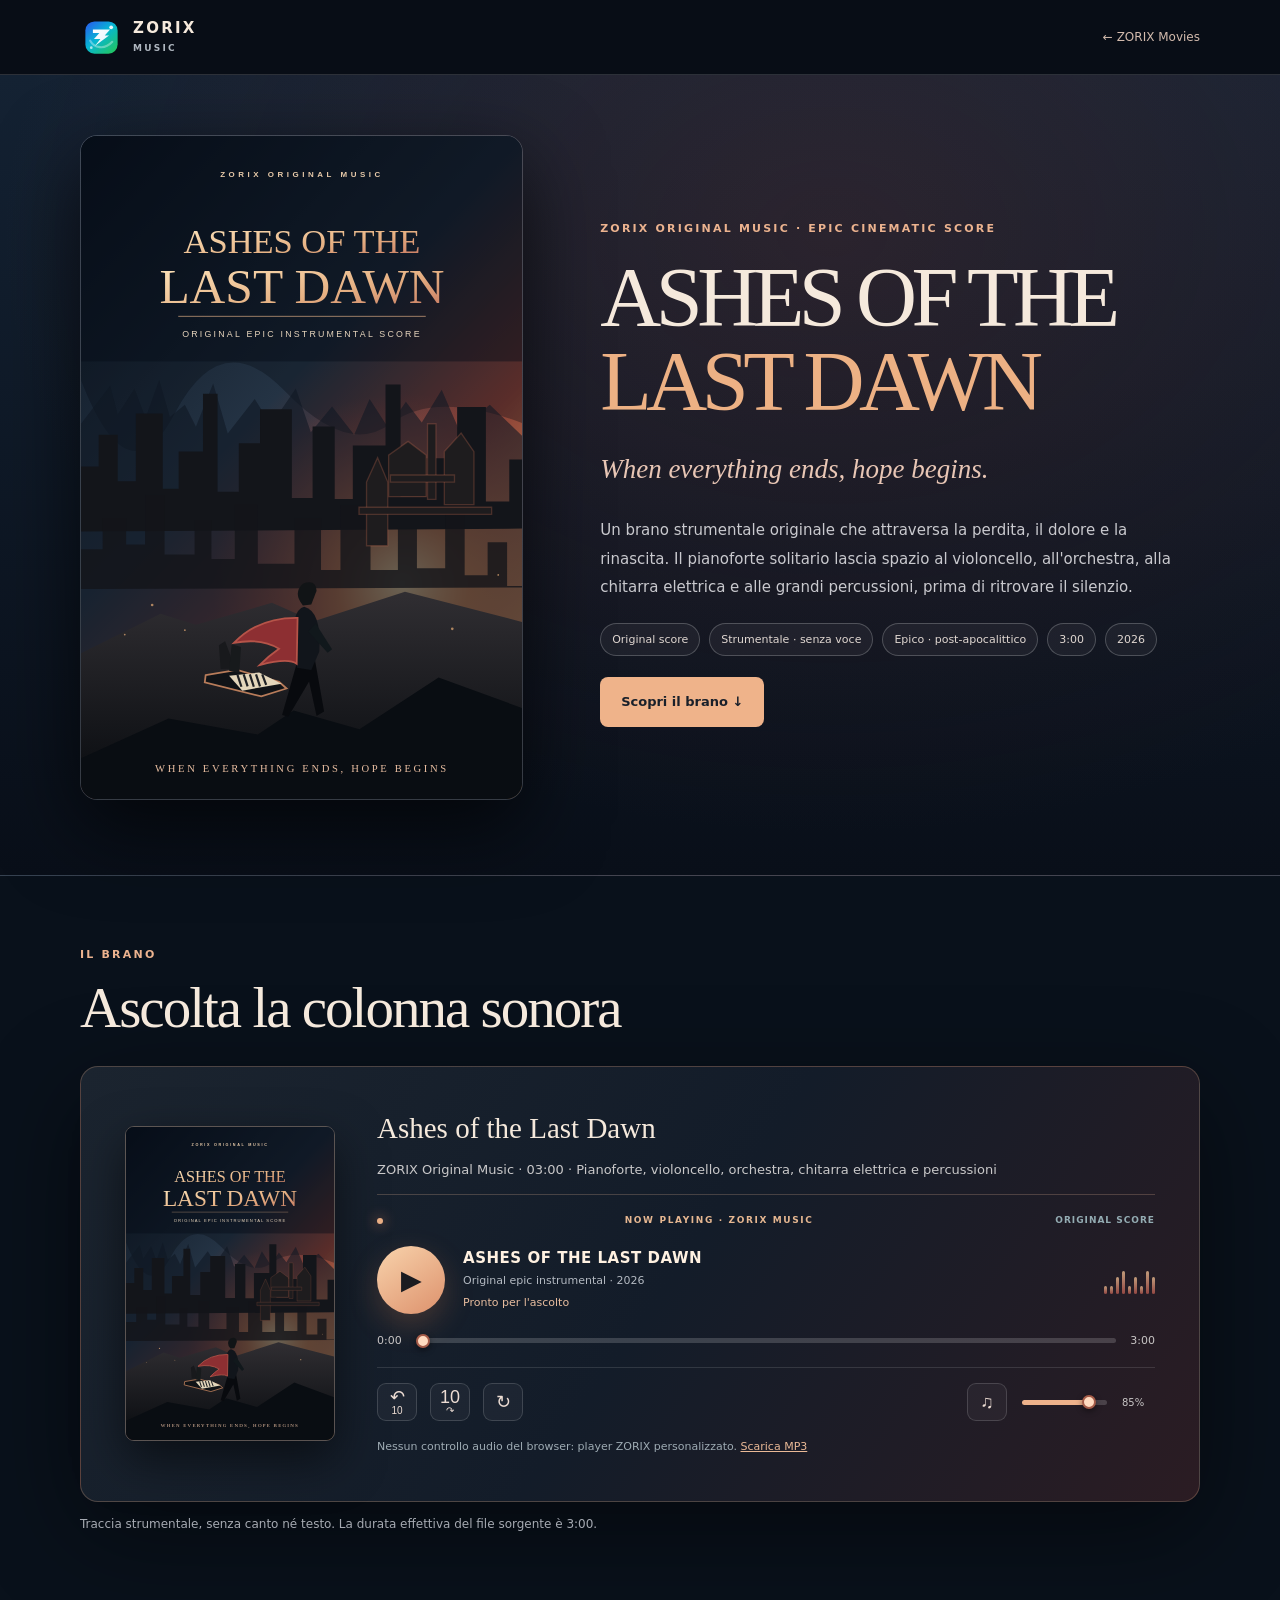
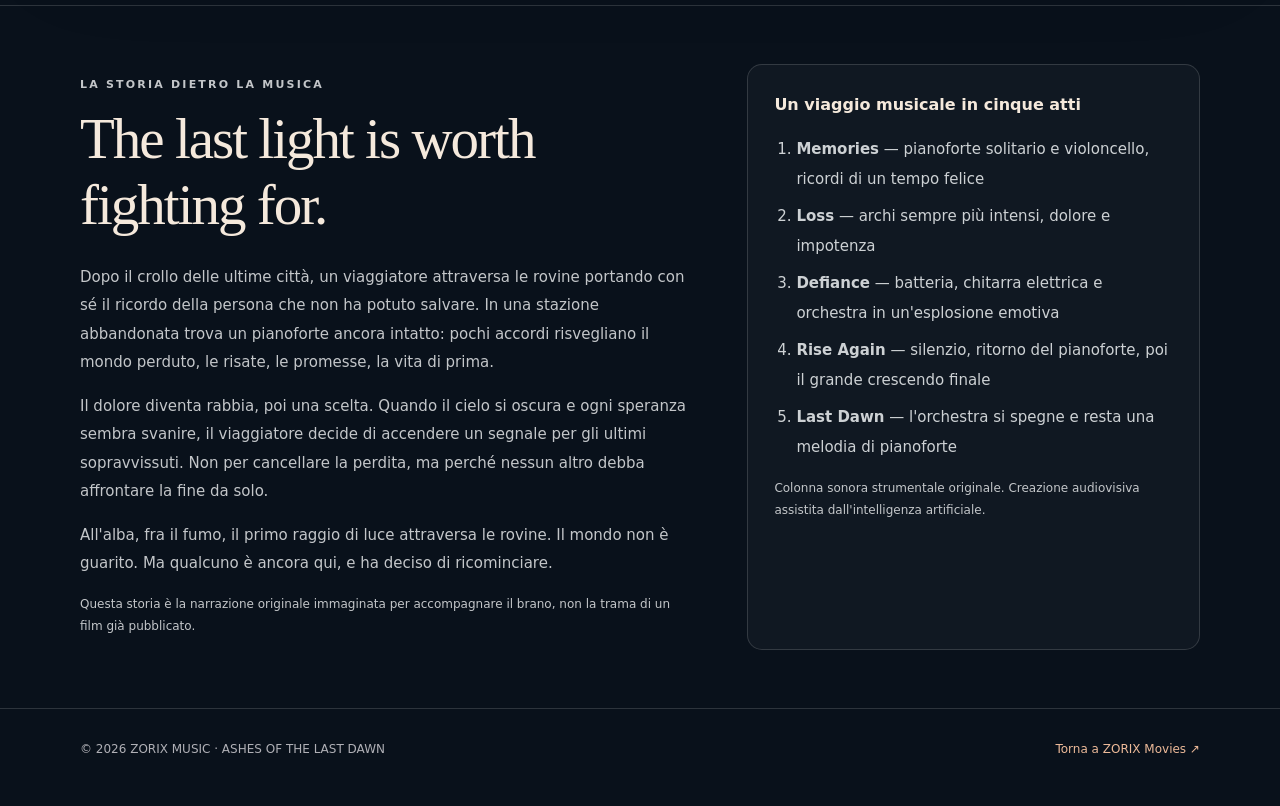
<file: music/index.html>
<!doctype html>
<html lang="it">
<head>
<meta charset="utf-8"><meta name="viewport" content="width=device-width,initial-scale=1">
<meta name="theme-color" content="#0a121c">
<meta name="description" content="ZORIX Music — Ashes of the Last Dawn, una colonna sonora strumentale originale tra pianoforte, archi, chitarra elettrica e percussioni epiche.">
<meta property="og:type" content="music.song"><meta property="og:site_name" content="ZORIX Movies"><meta property="og:title" content="ASHES OF THE LAST DAWN — ZORIX Music"><meta property="og:description" content="Quando tutto finisce, la speranza comincia. Musica cinematografica strumentale originale."><meta property="og:image" content="https://movies.zorix.it/music/ashes-last-dawn-cover.svg"><meta property="og:url" content="https://movies.zorix.it/music/"><meta name="twitter:card" content="summary_large_image">
<link rel="canonical" href="https://movies.zorix.it/music/"><link rel="icon" href="../logo.svg" type="image/svg+xml">
<title>ASHES OF THE LAST DAWN | ZORIX Music</title>
<style>
:root{color-scheme:dark;--ink:#f5e9dc;--muted:#b7b9bd;--accent:#eda87a;--line:#ffffff25}*{box-sizing:border-box}html{scroll-behavior:smooth}body{margin:0;background:#09111b;color:var(--ink);font:400 15px/1.75 Inter,system-ui,-apple-system,BlinkMacSystemFont,"Segoe UI",Arial,sans-serif}a{color:inherit}.wrap{width:min(1120px,calc(100% - 42px));margin:auto}header{border-bottom:1px solid var(--line);background:#090e16e8;position:sticky;top:0;z-index:5;backdrop-filter:blur(14px)}.nav{display:flex;justify-content:space-between;align-items:center;gap:15px;min-height:74px}.brand{display:flex;align-items:center;gap:10px;text-decoration:none;font-weight:900;letter-spacing:.15em;line-height:1}.brand img{width:43px;height:43px}.brand small{display:block;color:#afb7c0;font-size:9px;margin-top:8px}.back{font-size:12px;text-decoration:none;color:#d3bbad}.back:hover{color:white}.hero{background:radial-gradient(ellipse 65% 75% at 65% 20%,#6f312d44,transparent),linear-gradient(180deg,#142233,#090f19);border-bottom:1px solid var(--line)}.hero-grid{display:grid;grid-template-columns:minmax(300px,.85fr) 1.15fr;gap:clamp(28px,6vw,82px);align-items:center;padding:60px 0 75px}.cover{display:block;width:100%;border-radius:17px;aspect-ratio:2/3;object-fit:cover;box-shadow:0 28px 80px #000a;border:1px solid #ffffff2e}.eyebrow{font-size:11px;letter-spacing:.2em;color:#ecb38f;text-transform:uppercase;font-weight:850}.hero h1{font:400 clamp(49px,6.6vw,94px)/.99 Georgia,serif;letter-spacing:-.065em;margin:18px 0 19px}.hero h1 em{display:block;font-style:normal;color:#edb184}.tagline{font:italic clamp(20px,2.7vw,27px)/1.45 Georgia,serif;color:#e8c6b5}.lead{color:#c9c9ce;line-height:1.9;max-width:640px}.tags{display:flex;gap:9px;flex-wrap:wrap;margin:21px 0}.tags span{font-size:11px;border:1px solid #ffffff37;border-radius:30px;padding:6px 11px;background:#ffffff0c;color:#e0d7d1}.btn{display:inline-flex;align-items:center;justify-content:center;min-height:50px;border-radius:8px;padding:12px 21px;text-decoration:none;background:#efb38a;color:#19202a;font-weight:850;font-size:13px}.btn:hover{background:#ffd5b7}.section{border-bottom:1px solid var(--line);padding:58px 0}.section h2{font:400 clamp(34px,4.5vw,57px)/1.15 Georgia,serif;letter-spacing:-.035em;margin:0 0 25px}.player-panel{background:linear-gradient(135deg,#192837,#101923);border:1px solid #edb48d40;border-radius:18px;padding:clamp(22px,4vw,42px);display:grid;grid-template-columns:170px 1fr;gap:25px;align-items:center}.player-panel>img{width:100%;border-radius:9px;border:1px solid #ffffff30}.player-title{font:400 29px/1.2 Georgia,serif;margin:0 0 9px}.player-panel p{font-size:13px;color:#c9c8c9}.player-panel audio{width:100%;max-width:600px;display:block;margin:16px 0;accent-color:#edb48d}.status{font-size:12px;color:#e5b38e;background:#ea9c7115;border:1px solid #edb48d52;padding:12px 15px;border-radius:9px;margin-top:16px}.story-grid{display:grid;grid-template-columns:1.15fr .85fr;gap:55px}.story-grid p{color:#c3c6c9;line-height:1.9}.story-card{background:#ffffff08;border:1px solid var(--line);border-radius:15px;padding:26px}.story-card h3{font-size:16px;margin:0 0 14px}.story-card ol{padding-left:22px;color:#cdd1d4;line-height:2}.story-card li+li{margin-top:7px}.small{font-size:12px;color:#a6aab2}.footer{padding:30px 0 46px;color:#b0b0b6;font-size:12px}.footer .wrap{display:flex;justify-content:space-between;gap:20px;flex-wrap:wrap}.footer a{text-decoration:none;color:#edba99}
@media(max-width:790px){.hero-grid{grid-template-columns:1fr;gap:36px}.hero .cover{max-width:440px}.story-grid{grid-template-columns:1fr}.hero h1{font-size:clamp(53px,12vw,83px)}}@media(max-width:540px){.nav{min-height:65px}.wrap{width:calc(100% - 30px)}.hero-grid{padding:32px 0 45px}.section{padding:42px 0}.player-panel{grid-template-columns:1fr}.player-panel>img{width:155px}.player-title{font-size:26px}}

/* Custom ZORIX Music player: HTMLMediaElement audio engine, no native controls */
.player-panel{display:grid;grid-template-columns:210px minmax(0,1fr);align-items:center;gap:clamp(20px,3.5vw,42px);padding:clamp(20px,4vw,44px);background:linear-gradient(125deg,#1b242f,#131c29 52%,#2b1c23);box-shadow:0 30px 100px #0007}
.player-panel>img{aspect-ratio:2/3;object-fit:cover;border:1px solid #deb89c57;box-shadow:0 18px 48px #0008}
.player-panel audio{display:none!important}.player-panel .player-title{margin-bottom:5px}.player-panel .small a{color:#f7c7a6}
.music-deck{min-width:0;display:grid;gap:17px;border-top:1px solid #e9b9953d;padding-top:18px}
.deck-brand,.deck-toolbar,.deck-group,.deck-main,.deck-timeline{display:flex;align-items:center;gap:13px}
.deck-brand{color:#e6b791;letter-spacing:.18em;font-size:9px;font-weight:850;justify-content:space-between;flex-wrap:wrap}
.deck-indicator{height:6px;width:6px;border-radius:50%;background:#e9ae84;box-shadow:0 0 13px #eb9067}
.deck-quality{color:#94acb3;letter-spacing:.11em}
.deck-main{gap:18px}.deck-play{flex:0 0 68px;display:grid;place-items:center;width:68px;height:68px;border:0;border-radius:50%;background:linear-gradient(145deg,#f8d3ac,#dd916c);color:#1a1b20;box-shadow:0 11px 30px #d67d473f;cursor:pointer;font-size:27px;line-height:1;transition:transform .2s}
.deck-play:hover{transform:scale(1.07)}.deck-play:active{transform:scale(.98)}.deck-play:focus-visible,.deck-tool:focus-visible{outline:2px solid #ffe0b5;outline-offset:4px}
.deck-track{min-width:0;flex:1}.deck-track h4{margin:0;color:#fff1e1;letter-spacing:.035em;font-size:15px;line-height:1.35}.deck-track p{margin:3px 0;font-size:11px;color:#b4bac2}.deck-state{font-size:11px;color:#e8bd9f}
.deck-animated{display:flex;gap:3px;align-items:end;height:27px;flex:0 0 auto}.deck-animated span{width:3px;background:linear-gradient(#f5c697,#b7554c);border-radius:3px;height:8px;opacity:.75}
.deck-animated span:nth-child(3n){height:17px}.deck-animated span:nth-child(4n){height:23px}.is-playing .deck-animated span{animation:beat 1s ease-in-out infinite alternate}.is-playing .deck-animated span:nth-child(2n){animation-delay:-.33s}.is-playing .deck-animated span:nth-child(3n){animation-delay:-.7s}
@keyframes beat{from{height:5px}to{height:25px}}
.deck-timeline{gap:12px;color:#c8c5c5;font-size:11px;font-variant-numeric:tabular-nums;white-space:nowrap}
.deck-timeline input,.deck-volume input{min-width:0;flex:1;appearance:none;-webkit-appearance:none;height:5px;border-radius:99px;outline:0;background:linear-gradient(to right,#eeb28b 0%,#eeb28b var(--played,0%),#ffffff2b var(--played,0%),#ffffff2b 100%);cursor:pointer}
.deck-timeline input::-webkit-slider-thumb,.deck-volume input::-webkit-slider-thumb{-webkit-appearance:none;width:14px;height:14px;background:#ffdbc0;border:2px solid #a45b48;border-radius:50%;box-shadow:0 2px 6px #0007}
.deck-timeline input::-moz-range-thumb,.deck-volume input::-moz-range-thumb{width:12px;height:12px;background:#ffdbc0;border:2px solid #a45b48;border-radius:50%}
.deck-toolbar{justify-content:space-between;border-top:1px solid #ffffff1e;padding-top:15px;flex-wrap:wrap;gap:13px}
.deck-tool{appearance:none;background:#ffffff0a;border:1px solid #ffffff26;color:#ecdcd3;min-width:40px;height:38px;padding:4px 8px;display:inline-grid;place-items:center;border-radius:9px;cursor:pointer;font-size:18px;line-height:1;white-space:nowrap}
.deck-tool small{display:inline;font-size:10px}.deck-tool:hover,.deck-tool[aria-pressed="true"]{background:#edb48d2f;border-color:#dfac8d88}
.deck-volume{margin-left:auto}.deck-volume input{width:85px;flex:none}.deck-volume span{font-size:10px;color:#c8c5c5;min-width:33px}
.deck-note{font-size:11px!important;line-height:1.65;color:#9eabb3!important;margin:0!important}.deck-note a{color:#eab996;text-decoration:underline}
.deck-error{font-size:12px!important;margin:0!important;padding:10px 12px;border:1px solid #ce886d66;background:#b4513320;border-radius:8px;color:#f1bd9c!important}
.deck-error[hidden]{display:none}
@media(max-width:680px){.player-panel{grid-template-columns:1fr}.player-panel>img{width:min(100%,260px)}.deck-main{gap:13px}.deck-play{flex-basis:60px;width:60px;height:60px}.deck-animated{display:none}.deck-toolbar{gap:12px}.deck-volume input{width:70px}}
@media(prefers-reduced-motion:reduce){.is-playing .deck-animated span{animation:none}}
</style>
<script type="application/ld+json">{"@context":"https://schema.org","@type":"MusicRecording","name":"Ashes of the Last Dawn","byArtist":{"@type":"MusicGroup","name":"ZORIX Music"},"genre":"Epic cinematic instrumental score","inLanguage":"zxx","duration":"PT3M","url":"https://movies.zorix.it/music/","image":"https://movies.zorix.it/music/ashes-last-dawn-cover.svg"}</script>
</head>
<body>
<header><nav class="wrap nav"><a class="brand" href="../"><img src="../logo.svg" alt="" width="43" height="43"><span>ZORIX<small>MUSIC</small></span></a><a class="back" href="../">← ZORIX Movies</a></nav></header>
<main>
<section class="hero"><div class="wrap hero-grid"><img class="cover" src="./ashes-last-dawn-cover.svg" alt="Ashes of the Last Dawn: una figura solitaria davanti a una città in rovina all'alba, con un pianoforte abbandonato">
<div><p class="eyebrow">ZORIX ORIGINAL MUSIC · EPIC CINEMATIC SCORE</p><h1>ASHES OF THE <em>LAST DAWN</em></h1><p class="tagline">When everything ends, hope begins.</p><p class="lead">Un brano strumentale originale che attraversa la perdita, il dolore e la rinascita. Il pianoforte solitario lascia spazio al violoncello, all'orchestra, alla chitarra elettrica e alle grandi percussioni, prima di ritrovare il silenzio.</p><div class="tags"><span>Original score</span><span>Strumentale · senza voce</span><span>Epico · post-apocalittico</span><span>3:00</span><span>2026</span></div><a class="btn" href="#ascolta">Scopri il brano ↓</a></div></div></section>
<section id="ascolta" class="section"><div class="wrap"><p class="eyebrow">IL BRANO</p><h2>Ascolta la colonna sonora</h2><div class="player-panel"><img src="./ashes-last-dawn-cover.svg" alt="Copertina Ashes of the Last Dawn" loading="lazy"><div><h3 class="player-title">Ashes of the Last Dawn</h3><p>ZORIX Original Music · 03:00 · Pianoforte, violoncello, orchestra, chitarra elettrica e percussioni</p><div class="music-deck" id="music-deck">
  <audio id="music-track" preload="metadata" playsinline aria-label="Ashes of the Last Dawn"><source src="./ashes_last_dawn.mp3?v=3" type="audio/mpeg"></audio>
  <div class="deck-brand"><span class="deck-indicator"></span><span>NOW PLAYING · ZORIX MUSIC</span><span class="deck-quality">ORIGINAL SCORE</span></div>
  <div class="deck-main"><button class="deck-play" id="deck-play" type="button" aria-label="Riproduci Ashes of the Last Dawn" aria-pressed="false"><span id="deck-play-icon" aria-hidden="true">▶</span></button><div class="deck-track"><h4>ASHES OF THE LAST DAWN</h4><p>Original epic instrumental · 2026</p><div class="deck-state" id="deck-state" role="status" aria-live="polite">Pronto per l'ascolto</div></div><div class="deck-animated" aria-hidden="true"><span></span><span></span><span></span><span></span><span></span><span></span><span></span><span></span><span></span></div></div>
  <div class="deck-timeline"><span id="deck-current">0:00</span><input type="range" id="deck-progress" min="0" max="1000" value="0" step="1" aria-label="Posizione di riproduzione" style="--played:0%"><span id="deck-total">3:00</span></div>
  <div class="deck-toolbar"><div class="deck-group"><button type="button" class="deck-tool" id="deck-back" aria-label="Indietro di dieci secondi">↶ <small>10</small></button><button type="button" class="deck-tool" id="deck-next" aria-label="Avanti di dieci secondi">10 <small>↷</small></button><button type="button" class="deck-tool" id="deck-loop" aria-label="Attiva ripetizione" aria-pressed="false" title="Ripeti il brano">↻</button></div><div class="deck-group deck-volume"><button class="deck-tool" id="deck-mute" type="button" aria-label="Disattiva audio">♫</button><input id="deck-volume" type="range" min="0" max="100" value="85" aria-label="Volume" style="--played:85%"><span id="deck-volume-number">85%</span></div></div>
  <p class="deck-note">Nessun controllo audio del browser: player ZORIX personalizzato. <a href="https://raw.githubusercontent.com/h1collab/tutti-uguali-film/main/music/ashes_last_dawn.mp3" target="_blank" rel="noopener noreferrer">Scarica MP3</a></p>
  <p class="deck-error" id="audio-status" role="alert" hidden>Riproduzione non disponibile. Puoi ascoltare o scaricare il file tramite il link MP3.</p>
</div></div></div><p class="small">Traccia strumentale, senza canto né testo. La durata effettiva del file sorgente è 3:00.</p></div></section>
<section class="section"><div class="wrap story-grid"><div><p class="eyebrow">LA STORIA DIETRO LA MUSICA</p><h2>The last light is worth fighting for.</h2><p>Dopo il crollo delle ultime città, un viaggiatore attraversa le rovine portando con sé il ricordo della persona che non ha potuto salvare. In una stazione abbandonata trova un pianoforte ancora intatto: pochi accordi risvegliano il mondo perduto, le risate, le promesse, la vita di prima.</p><p>Il dolore diventa rabbia, poi una scelta. Quando il cielo si oscura e ogni speranza sembra svanire, il viaggiatore decide di accendere un segnale per gli ultimi sopravvissuti. Non per cancellare la perdita, ma perché nessun altro debba affrontare la fine da solo.</p><p>All'alba, fra il fumo, il primo raggio di luce attraversa le rovine. Il mondo non è guarito. Ma qualcuno è ancora qui, e ha deciso di ricominciare.</p><p class="small">Questa storia è la narrazione originale immaginata per accompagnare il brano, non la trama di un film già pubblicato.</p></div><aside class="story-card"><h3>Un viaggio musicale in cinque atti</h3><ol><li><strong>Memories</strong> — pianoforte solitario e violoncello, ricordi di un tempo felice</li><li><strong>Loss</strong> — archi sempre più intensi, dolore e impotenza</li><li><strong>Defiance</strong> — batteria, chitarra elettrica e orchestra in un'esplosione emotiva</li><li><strong>Rise Again</strong> — silenzio, ritorno del pianoforte, poi il grande crescendo finale</li><li><strong>Last Dawn</strong> — l'orchestra si spegne e resta una melodia di pianoforte</li></ol><p class="small">Colonna sonora strumentale originale. Creazione audiovisiva assistita dall'intelligenza artificiale.</p></aside></div></section>
</main>
<footer class="footer"><div class="wrap"><span>© 2026 ZORIX MUSIC · ASHES OF THE LAST DAWN</span><a href="../">Torna a ZORIX Movies ↗</a></div></footer>
<script>
(function(){
"use strict";
var audio=document.getElementById("music-track"),play=document.getElementById("deck-play"),playIcon=document.getElementById("deck-play-icon"),progress=document.getElementById("deck-progress"),now=document.getElementById("deck-current"),total=document.getElementById("deck-total"),state=document.getElementById("deck-state"),deck=document.getElementById("music-deck"),volume=document.getElementById("deck-volume"),volumeText=document.getElementById("deck-volume-number"),mute=document.getElementById("deck-mute"),loop=document.getElementById("deck-loop"),error=document.getElementById("audio-status");
var fallbackUsed=false,dragging=false,local="./ashes_last_dawn.mp3?v=3",remote="https://raw.githubusercontent.com/h1collab/tutti-uguali-film/main/music/ashes_last_dawn.mp3";
function fmt(t){if(!isFinite(t)||t<0)return "0:00";t=Math.floor(t);return Math.floor(t/60)+":"+String(t%60).padStart(2,"0")}
function repaint(){var d=isFinite(audio.duration)&&audio.duration>0?audio.duration:180;var p=Math.max(0,Math.min(1,(audio.currentTime||0)/d));if(!dragging){progress.value=String(Math.round(p*1000));progress.style.setProperty("--played",(p*100)+"%")}now.textContent=fmt(audio.currentTime);total.textContent=fmt(d)}
function status(message){state.textContent=message}
function sync(){var playing=!audio.paused&&!audio.ended;deck.classList.toggle("is-playing",playing);playIcon.textContent=playing?"Ⅱ":"▶";play.setAttribute("aria-label",playing?"Metti in pausa":"Riproduci Ashes of the Last Dawn");play.setAttribute("aria-pressed",String(playing));if(playing){status("In riproduzione");error.hidden=true}else if(audio.ended)status("Riproduzione terminata");else if(audio.currentTime>0)status("In pausa")}
function recover(){if(!fallbackUsed){fallbackUsed=true;var t=audio.currentTime||0;status("Connessione alternativa a GitHub...");audio.src=remote;audio.load();audio.addEventListener("loadedmetadata",function once(){audio.removeEventListener("loadedmetadata",once);if(t>0&&t<audio.duration)audio.currentTime=t;repaint()});return}error.hidden=false;status("Brano non disponibile");error.textContent="Il file audio non risponde. Usa il link Scarica MP3 per aprirlo direttamente."}
play.addEventListener("click",function(){if(audio.paused){status("Caricamento...");var promise=audio.play();if(promise&&typeof promise.catch==="function")promise.catch(function(){if(!fallbackUsed)recover();else{error.hidden=false;status("Impossibile avviare la riproduzione")}})}else audio.pause()});
audio.addEventListener("loadedmetadata",repaint);audio.addEventListener("durationchange",repaint);audio.addEventListener("timeupdate",repaint);audio.addEventListener("play",sync);audio.addEventListener("pause",sync);audio.addEventListener("ended",sync);audio.addEventListener("waiting",function(){status("Caricamento...")});audio.addEventListener("playing",sync);audio.addEventListener("error",recover);
progress.addEventListener("input",function(){dragging=true;progress.style.setProperty("--played",(Number(progress.value)/10)+"%");var d=isFinite(audio.duration)&&audio.duration>0?audio.duration:180;now.textContent=fmt(Number(progress.value)/1000*d)});
progress.addEventListener("change",function(){var d=isFinite(audio.duration)&&audio.duration>0?audio.duration:0;if(d>0)audio.currentTime=Number(progress.value)/1000*d;dragging=false;repaint()});
document.getElementById("deck-back").addEventListener("click",function(){audio.currentTime=Math.max(0,audio.currentTime-10)});
document.getElementById("deck-next").addEventListener("click",function(){var d=isFinite(audio.duration)?audio.duration:audio.currentTime+10;audio.currentTime=Math.min(d,audio.currentTime+10)});
volume.addEventListener("input",function(){audio.volume=Number(volume.value)/100;audio.muted=audio.volume===0;volumeText.textContent=volume.value+"%";volume.style.setProperty("--played",volume.value+"%");mute.textContent=audio.muted?"♩":"♫";mute.setAttribute("aria-label",audio.muted?"Riattiva audio":"Disattiva audio")});
mute.addEventListener("click",function(){audio.muted=!audio.muted;mute.textContent=audio.muted?"♩":"♫";mute.setAttribute("aria-label",audio.muted?"Riattiva audio":"Disattiva audio")});
loop.addEventListener("click",function(){audio.loop=!audio.loop;loop.setAttribute("aria-pressed",String(audio.loop));loop.title=audio.loop?"Disattiva ripetizione":"Ripeti il brano"});
audio.volume=.85;repaint();sync();
})();
</script>
</body></html>
</file>
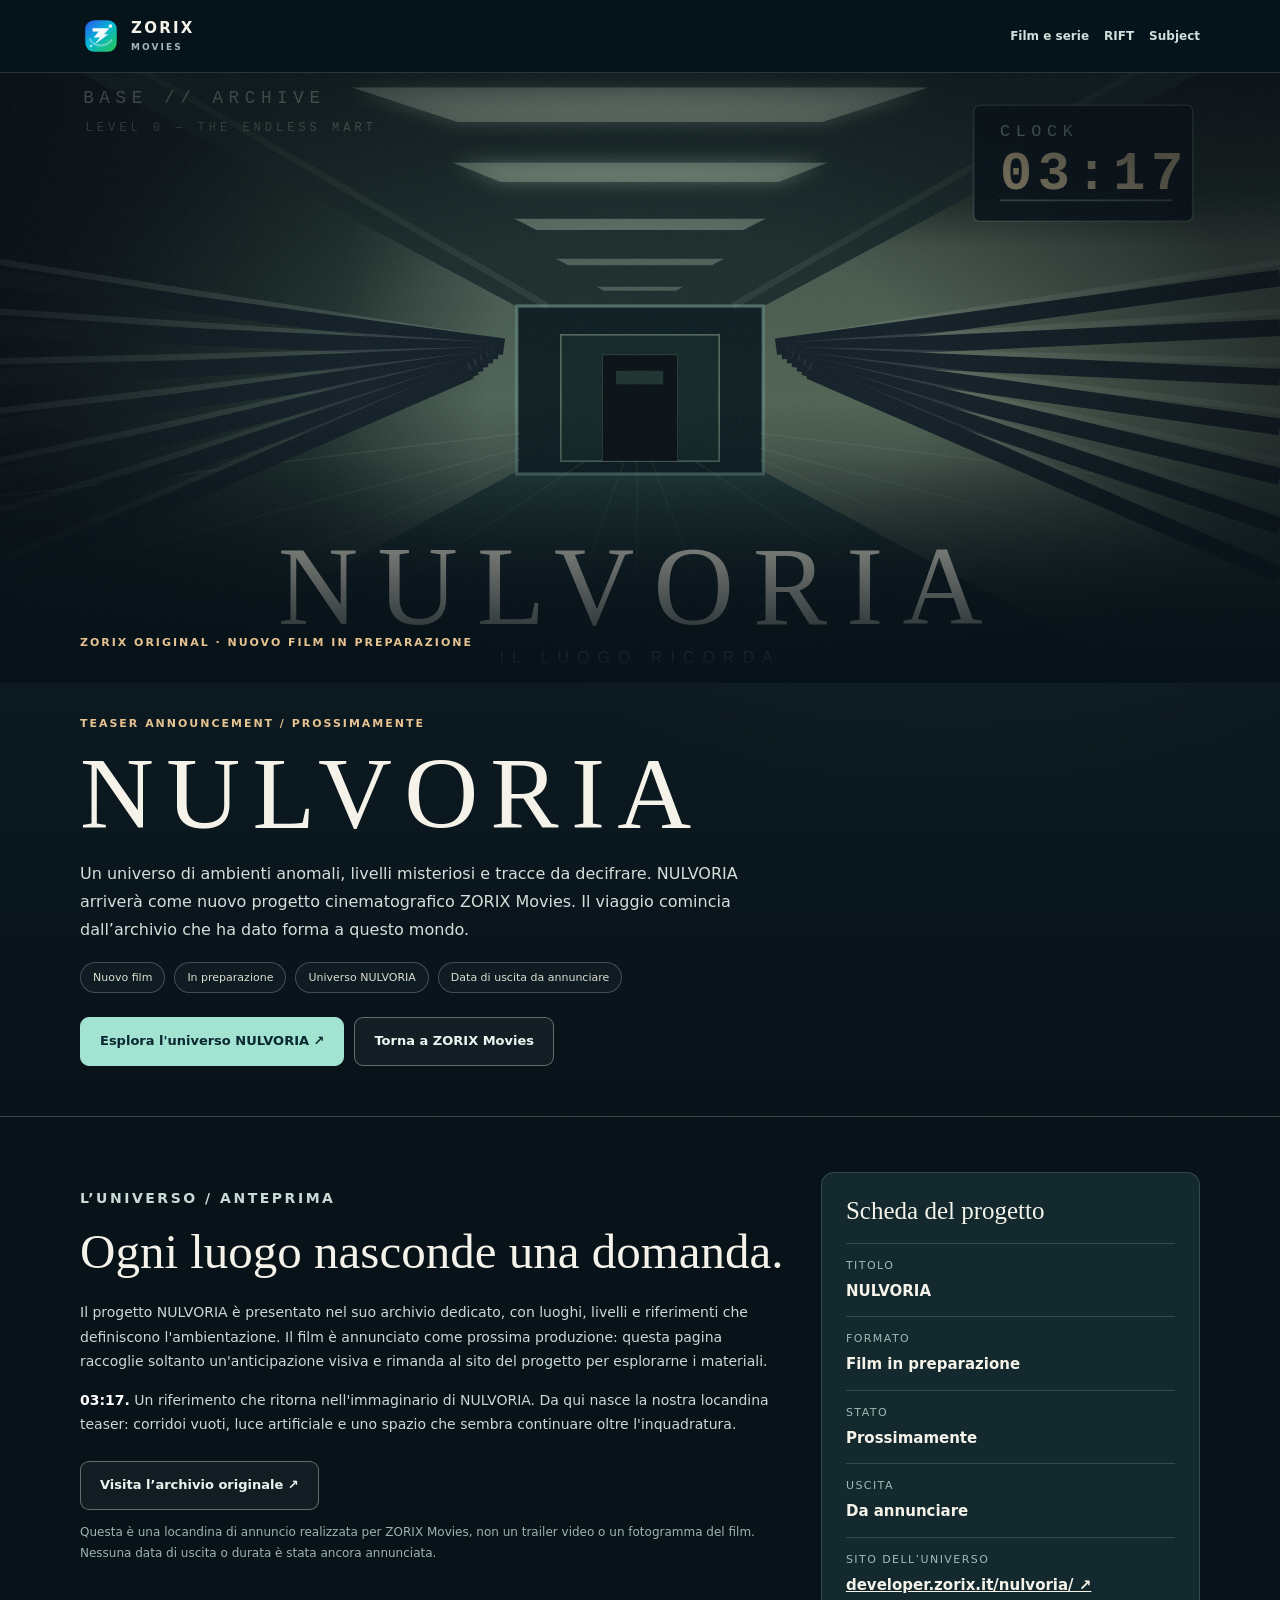
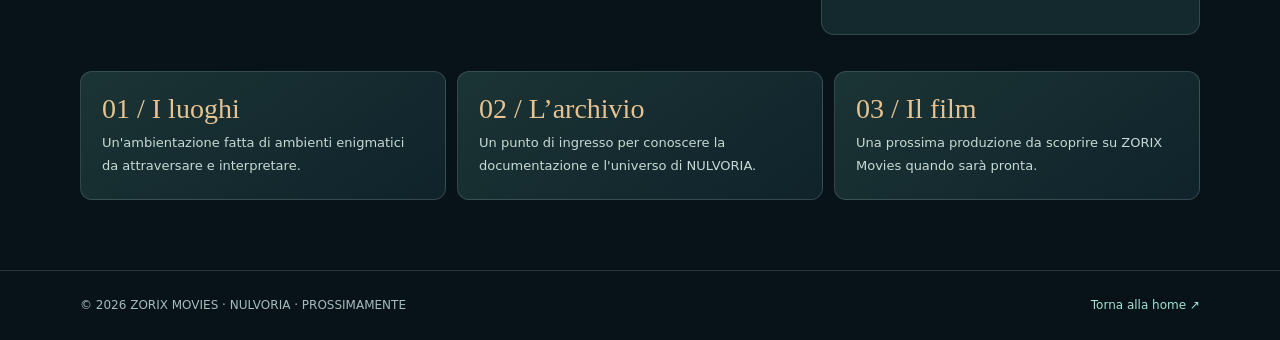
<file: nulvoria/index.html>
<!doctype html>
<html lang="it">
<head>
<meta charset="utf-8">
<meta name="viewport" content="width=device-width, initial-scale=1, viewport-fit=cover">
<meta name="theme-color" content="#07151b">
<meta name="description" content="NULVORIA — il prossimo film originale ZORIX Movies. Un universo di spazi anomali, livelli e archivi. Prossimamente. Esplora l'archivio su developer.zorix.it/nulvoria/.">
<meta property="og:type" content="website">
<meta property="og:site_name" content="ZORIX Movies">
<meta property="og:title" content="NULVORIA — Prossimamente | ZORIX Movies">
<meta property="og:description" content="Un luogo senza fine. Un archivio da decifrare. Il futuro film originale ZORIX Movies: NULVORIA.">
<meta property="og:url" content="https://movies.zorix.it/nulvoria/">
<meta property="og:image" content="https://movies.zorix.it/nulvoria/teaser.svg">
<meta name="twitter:card" content="summary_large_image">
<link rel="canonical" href="https://movies.zorix.it/nulvoria/">
<link rel="icon" href="../logo.svg" type="image/svg+xml">
<title>NULVORIA — Prossimamente | ZORIX Movies</title>
<style>
:root{color-scheme:dark;--bg:#071219;--ink:#f5f3e9;--muted:#b8c7c6;--teal:#a3e3d1;--amber:#e6c391;--line:#cfe2da2c}*{box-sizing:border-box}html{scroll-behavior:smooth}body{margin:0;background:var(--bg);color:var(--ink);font:400 15px/1.75 system-ui,-apple-system,"Segoe UI",Arial,sans-serif}a{color:inherit}.wrap{width:min(100% - 44px,1120px);margin:auto}.skip{position:absolute;top:-100px;left:12px;background:white;color:black;padding:8px;z-index:10}.skip:focus{top:10px}:focus-visible{outline:2px solid var(--teal);outline-offset:3px}
header{position:sticky;top:0;z-index:9;background:#07141bdc;backdrop-filter:blur(16px);border-bottom:1px solid var(--line)}.nav{min-height:72px;display:flex;justify-content:space-between;align-items:center;gap:14px}.brand{display:flex;align-items:center;gap:9px;font-weight:900;letter-spacing:.15em;line-height:1;text-decoration:none}.brand img{width:42px;height:42px}.brand small{display:block;font-size:9px;letter-spacing:.23em;color:#a5b8b8;margin-top:7px}.links{display:flex;flex-wrap:wrap;gap:15px}.links a{text-decoration:none;color:#cee0db;font-size:12px;font-weight:700}.links a:hover{color:white}
.hero{border-bottom:1px solid var(--line);background:radial-gradient(ellipse at 74% 18%,#2c545244,transparent 45%),linear-gradient(#14252b,#071219)}.hero-image{position:relative;isolation:isolate;height:min(69vw,610px);min-height:355px;overflow:hidden;background:#0c2026}.hero-image img{display:block;width:100%;height:100%;object-fit:cover;object-position:center 39%}.hero-image:after{content:"";position:absolute;inset:0;background:linear-gradient(0deg,#071219 1%,#07121900 46%,#07121933)}.hero-caption{position:absolute;left:0;right:0;bottom:20px;z-index:1}.eyebrow{font-size:11px;font-weight:850;letter-spacing:.18em;text-transform:uppercase;color:var(--amber)}.hero h1{font:400 clamp(51px,8vw,105px)/.95 Georgia,serif;letter-spacing:.12em;margin:12px 0 17px}.hero-description{color:#d3dfd9;max-width:700px;font-size:16px;margin:0}.actions{display:flex;flex-wrap:wrap;gap:10px;margin:24px 0 0}.btn{display:inline-flex;align-items:center;justify-content:center;gap:10px;min-height:48px;padding:12px 19px;background:var(--teal);border:1px solid var(--teal);color:#0a2830;text-decoration:none;font-size:13px;font-weight:850;border-radius:9px}.btn.alt{background:#ffffff0c;color:#eaf5ef;border-color:#d7e7dd67}.btn:hover{filter:brightness(1.13)}
.content{padding:55px 0 70px}.columns{display:grid;grid-template-columns:1.3fr .7fr;gap:37px}.content h2{font:400 clamp(32px,4vw,49px)/1.15 Georgia,serif;margin:10px 0 20px}.content p{color:#c8dad5;font-size:14px}.facts{background:#13292d;border:1px solid var(--line);border-radius:13px;padding:24px}.facts h3{font:400 25px Georgia,serif;margin:0 0 18px}.facts dl{margin:0}.facts div{border-top:1px solid var(--line);padding:12px 0}.facts dt{color:#9fbbb6;font-size:11px;text-transform:uppercase;letter-spacing:.13em}.facts dd{margin:3px 0 0;font-weight:700}.chips{display:flex;flex-wrap:wrap;gap:9px;margin:18px 0}.chips span{border:1px solid #dbeddc3e;background:#ffffff08;border-radius:30px;padding:5px 12px;font-size:11px;color:#dbddd0}.small{font-size:12px!important;color:#9eb4b1!important}
.strip{margin-top:36px;display:grid;grid-template-columns:repeat(3,minmax(0,1fr));gap:11px}.strip article{border:1px solid var(--line);border-radius:12px;background:linear-gradient(145deg,#1b3435,#10232b);padding:21px}.strip b{display:block;color:var(--amber);font:400 28px Georgia,serif;margin-bottom:7px}.strip p{margin:0;font-size:13px}.end{padding:24px 0;border-top:1px solid var(--line);color:#a5bdba;font-size:12px}.end .wrap{display:flex;align-items:center;justify-content:space-between;gap:16px;flex-wrap:wrap}.end a{color:var(--teal);text-decoration:none}
@media(max-width:750px){.columns,.strip{grid-template-columns:1fr}.hero-image{height:72vw;min-height:315px}.hero-caption{bottom:10px}.content{padding:38px 0 50px}.hero h1{font-size:52px}}@media(max-width:520px){.wrap{width:calc(100% - 30px)}.nav{min-height:66px}.links{gap:10px}.links a{font-size:11px}.hero-image{height:340px}.hero h1{font-size:44px;letter-spacing:.08em}.hero-description{font-size:14px}.strip article{padding:16px}}
</style>
</head>
<body>
<a class="skip" href="#main">Vai al contenuto</a>
<header><div class="wrap nav"><a class="brand" href="../" aria-label="ZORIX Movies"><img src="../logo.svg" alt="" width="42" height="42"><span>ZORIX<small>MOVIES</small></span></a><nav class="links" aria-label="Menu principale"><a href="../#film">Film e serie</a><a href="../rift/">RIFT</a><a href="../subject/">Subject</a></nav></div></header>
<main id="main">
<section class="hero">
<div class="hero-image"><img src="./teaser.svg" alt="Locandina teaser di NULVORIA: un ambiente commerciale vuoto, luci fredde e un orologio con le 03:17" width="1600" height="900"><div class="hero-caption wrap"><p class="eyebrow">ZORIX ORIGINAL · NUOVO FILM IN PREPARAZIONE</p></div></div>
<div class="wrap" style="padding:20px 0 50px">
<p class="eyebrow">TEASER ANNOUNCEMENT / PROSSIMAMENTE</p>
<h1>NULVORIA</h1>
<p class="hero-description">Un universo di ambienti anomali, livelli misteriosi e tracce da decifrare. NULVORIA arriverà come nuovo progetto cinematografico ZORIX Movies. Il viaggio comincia dall’archivio che ha dato forma a questo mondo.</p>
<div class="chips"><span>Nuovo film</span><span>In preparazione</span><span>Universo NULVORIA</span><span>Data di uscita da annunciare</span></div>
<div class="actions"><a class="btn" href="https://developer.zorix.it/nulvoria/" target="_blank" rel="noopener noreferrer">Esplora l'universo NULVORIA ↗</a><a class="btn alt" href="../#film">Torna a ZORIX Movies</a></div>
</div>
</section>
<section class="content"><div class="wrap">
<div class="columns">
<div><p class="eyebrow">L’UNIVERSO / ANTEPRIMA</p><h2>Ogni luogo nasconde una domanda.</h2>
<p>Il progetto NULVORIA è presentato nel suo archivio dedicato, con luoghi, livelli e riferimenti che definiscono l'ambientazione. Il film è annunciato come prossima produzione: questa pagina raccoglie soltanto un'anticipazione visiva e rimanda al sito del progetto per esplorarne i materiali.</p>
<p><strong style="color:#fff">03:17.</strong> Un riferimento che ritorna nell'immaginario di NULVORIA. Da qui nasce la nostra locandina teaser: corridoi vuoti, luce artificiale e uno spazio che sembra continuare oltre l'inquadratura.</p>
<div class="actions"><a class="btn alt" href="https://developer.zorix.it/nulvoria/" target="_blank" rel="noopener noreferrer">Visita l’archivio originale ↗</a></div>
<p class="small">Questa è una locandina di annuncio realizzata per ZORIX Movies, non un trailer video o un fotogramma del film. Nessuna data di uscita o durata è stata ancora annunciata.</p></div>
<aside class="facts"><h3>Scheda del progetto</h3><dl><div><dt>Titolo</dt><dd>NULVORIA</dd></div><div><dt>Formato</dt><dd>Film in preparazione</dd></div><div><dt>Stato</dt><dd>Prossimamente</dd></div><div><dt>Uscita</dt><dd>Da annunciare</dd></div><div><dt>Sito dell’universo</dt><dd><a href="https://developer.zorix.it/nulvoria/" target="_blank" rel="noopener noreferrer">developer.zorix.it/nulvoria/ ↗</a></dd></div></dl></aside>
</div>
<div class="strip"><article><b>01 / I luoghi</b><p>Un'ambientazione fatta di ambienti enigmatici da attraversare e interpretare.</p></article><article><b>02 / L’archivio</b><p>Un punto di ingresso per conoscere la documentazione e l'universo di NULVORIA.</p></article><article><b>03 / Il film</b><p>Una prossima produzione da scoprire su ZORIX Movies quando sarà pronta.</p></article></div>
</div></section>
</main>
<footer class="end"><div class="wrap"><span>© 2026 ZORIX MOVIES · NULVORIA · PROSSIMAMENTE</span><a href="../">Torna alla home ↗</a></div></footer>
</body>
</html>
</file>
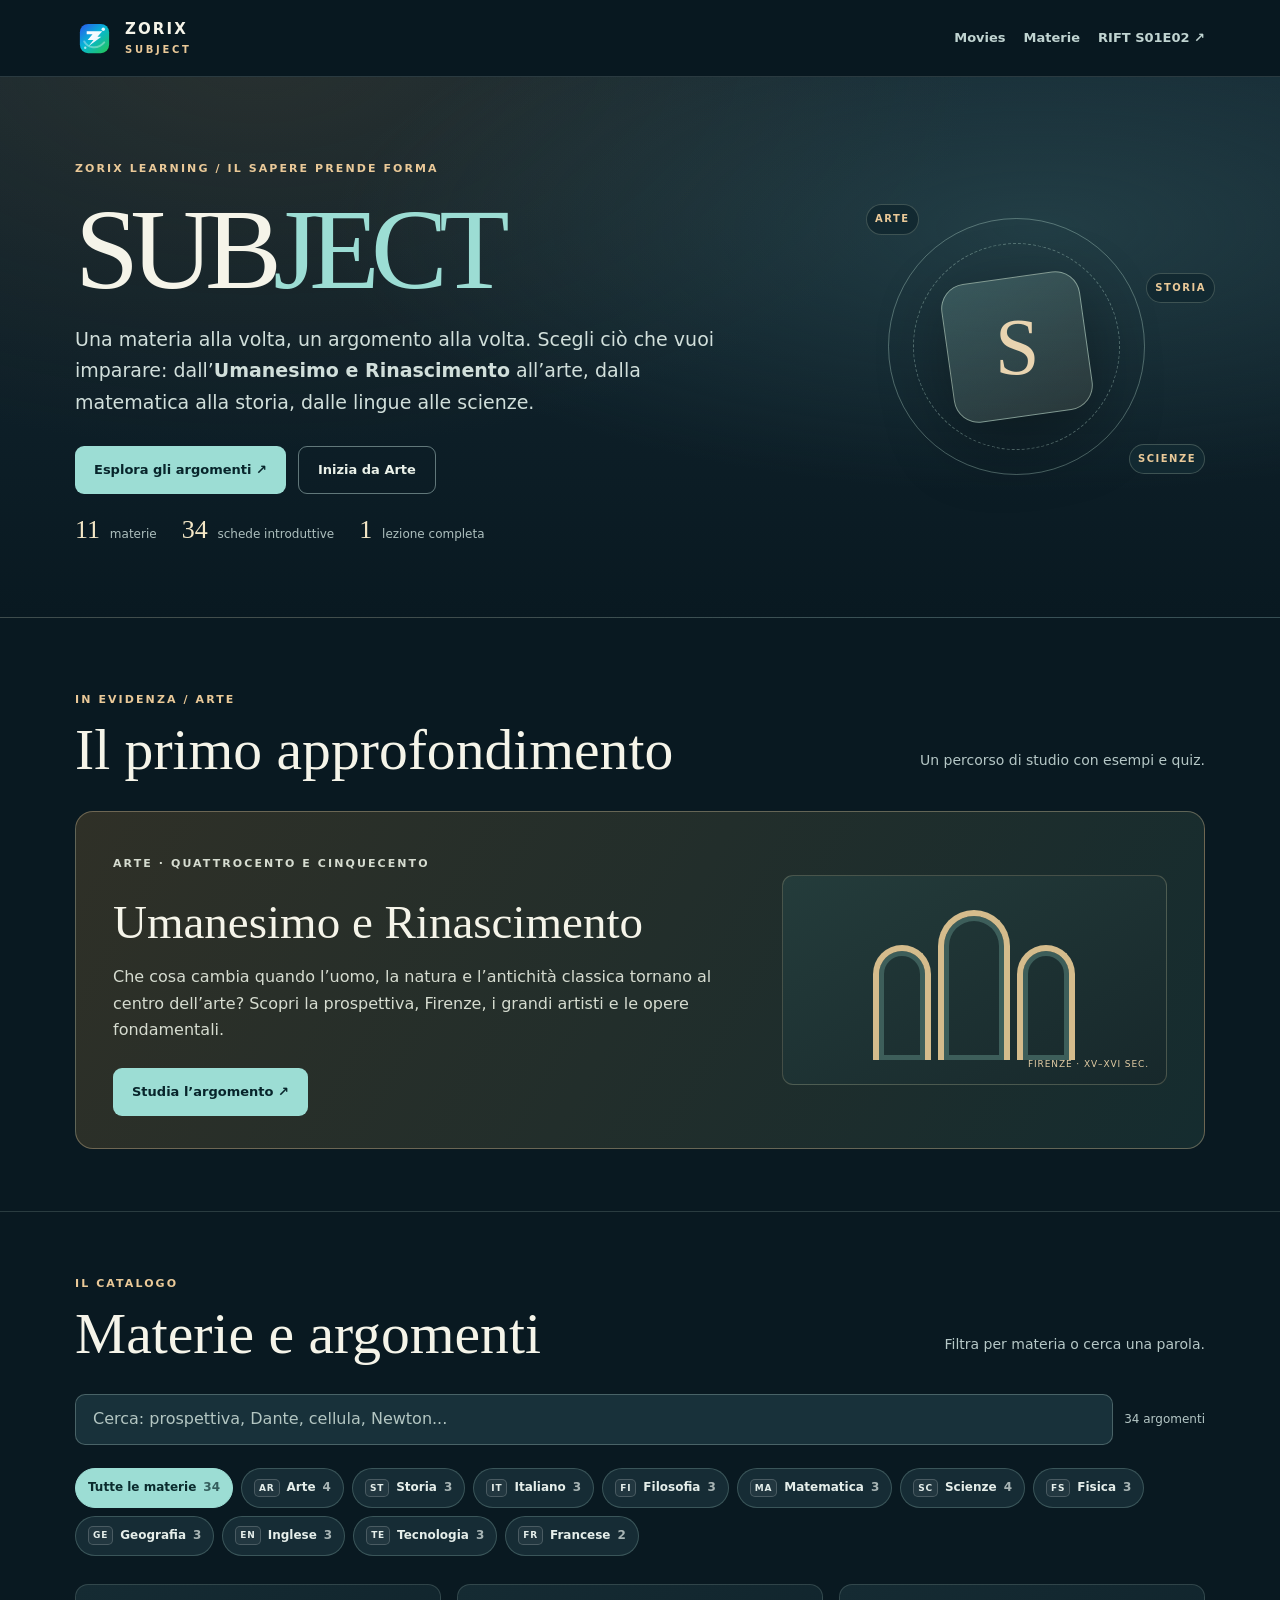
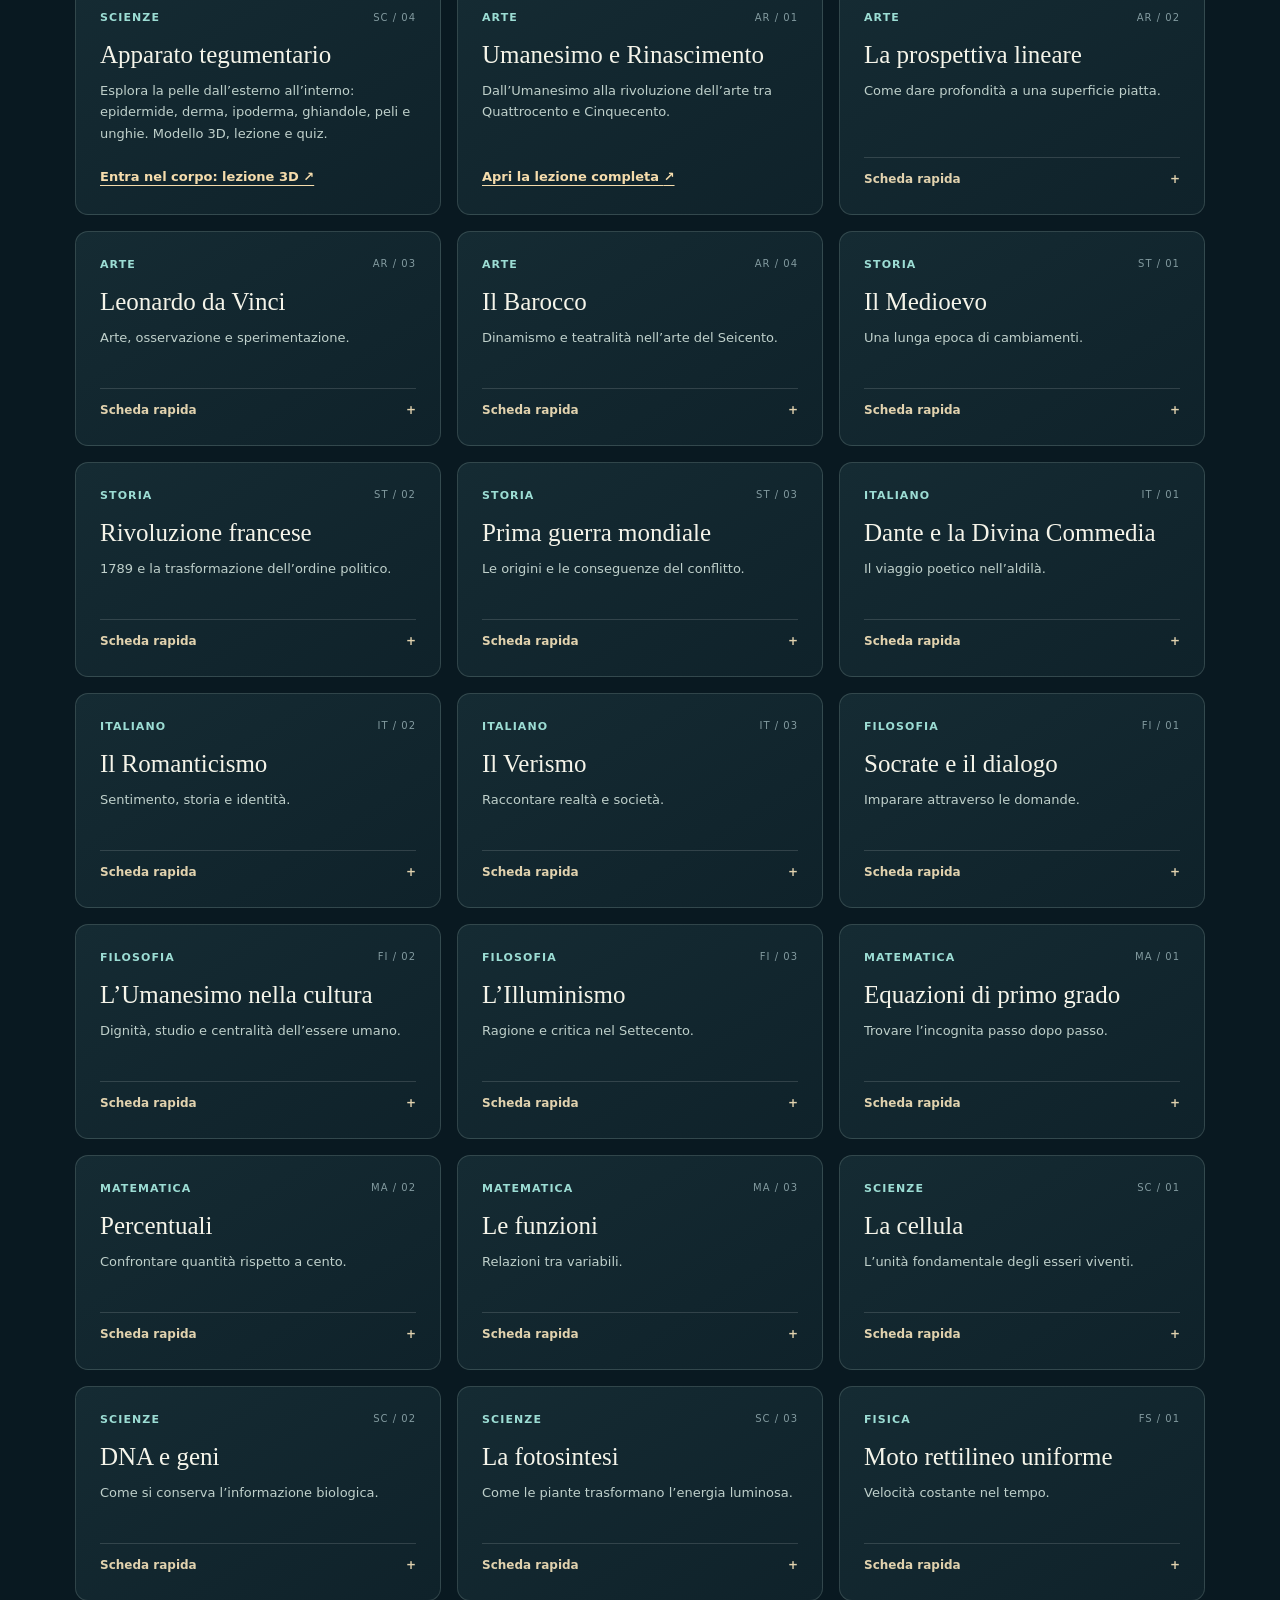
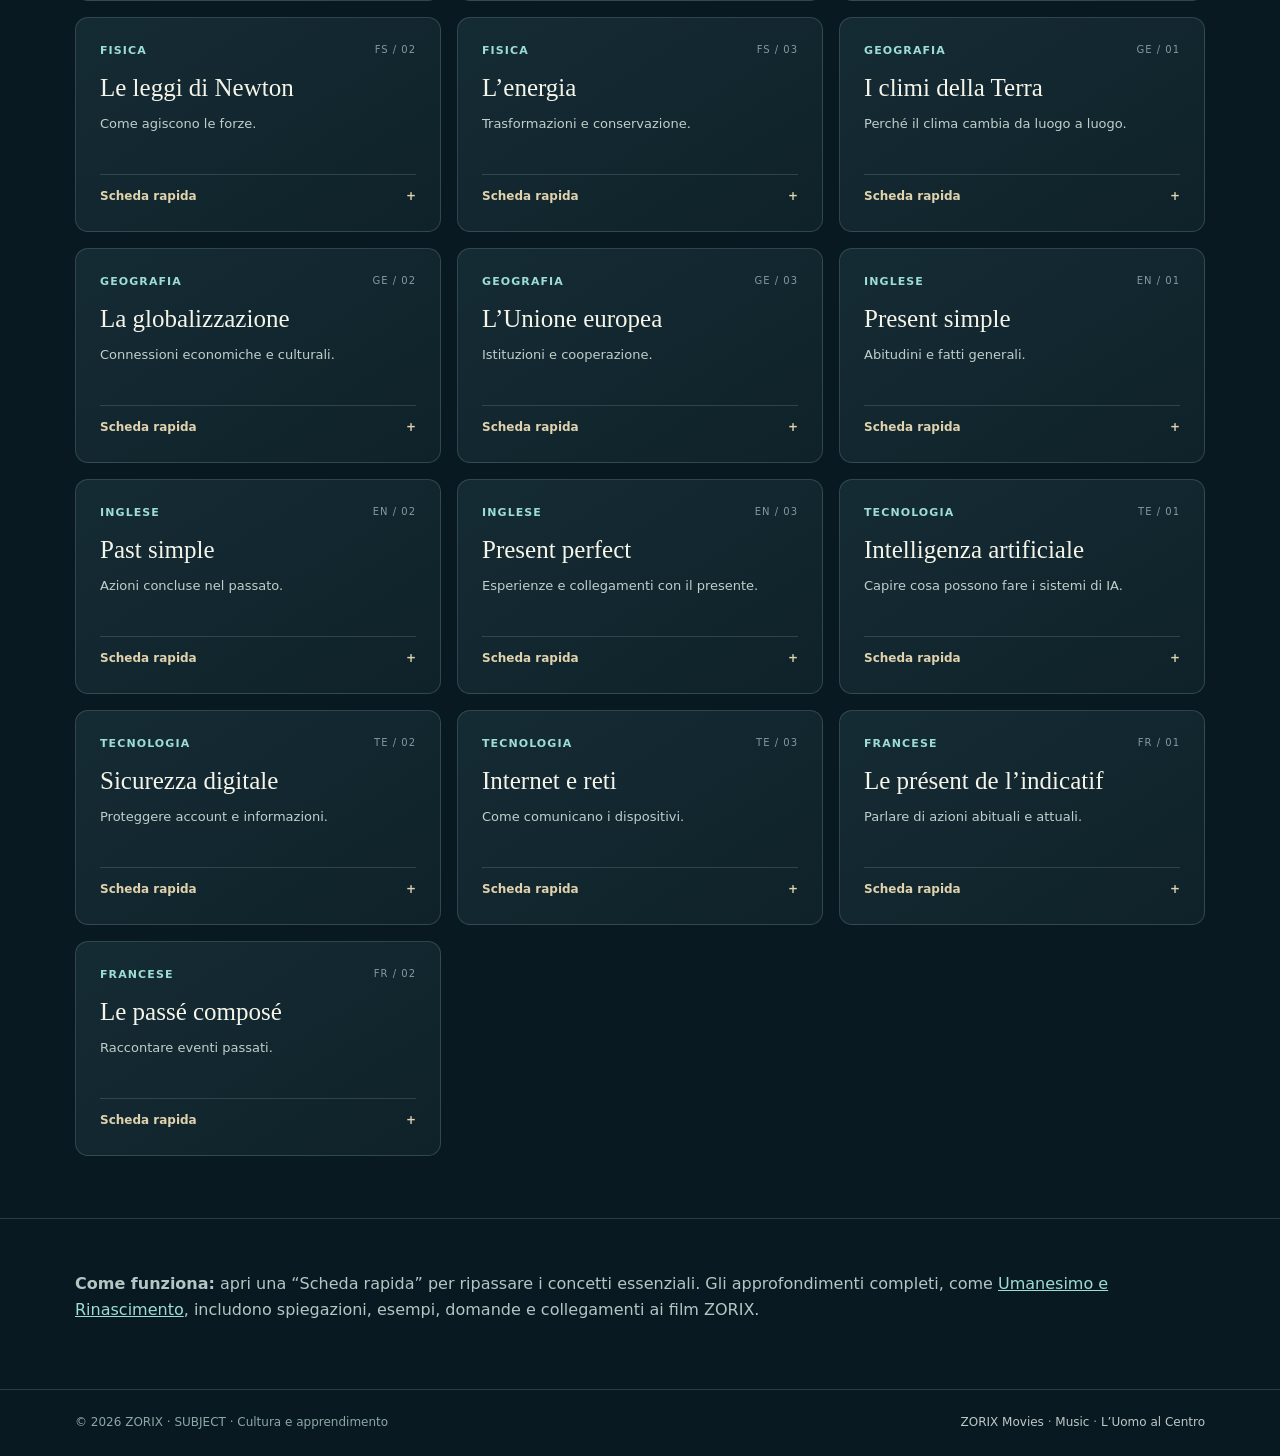
<file: subject/index.html>
<!doctype html>
<html lang="it">
<head>
<meta charset="utf-8">
<meta name="viewport" content="width=device-width, initial-scale=1">
<meta name="theme-color" content="#081820">
<meta name="description" content="ZORIX Subject: scegli tra 11 materie e 34 argomenti. Ripassi e lezioni di Arte, Storia, Italiano, Filosofia, Matematica, Scienze e altro.">
<meta property="og:title" content="SUBJECT — Materie e argomenti | ZORIX">
<meta property="og:description" content="Dall’Umanesimo e Rinascimento alla matematica: scegli una materia e studia l’argomento che ti interessa.">
<link rel="canonical" href="https://movies.zorix.it/subject/">
<link rel="icon" href="../logo.svg" type="image/svg+xml">
<title>SUBJECT — Materie e argomenti | ZORIX</title>
<style>
:root{--bg:#091921;--panel:#11252d;--panel2:#162d35;--ink:#f5f4e9;--muted:#b5c7c6;--mint:#9cddd4;--gold:#eac998;--line:#cde3db2b}
*{box-sizing:border-box}html{scroll-behavior:smooth}body{margin:0;background:var(--bg);color:var(--ink);font:400 16px/1.65 system-ui,-apple-system,"Segoe UI",Arial,sans-serif}a{color:inherit}button,input{font:inherit}.wrap{width:min(1130px,calc(100% - 42px));margin:0 auto}
.skip{position:absolute;top:-100px;background:white;color:black;padding:9px;z-index:20}.skip:focus{top:9px}:focus-visible{outline:2px solid var(--mint);outline-offset:4px}
nav{display:flex;justify-content:space-between;align-items:center;gap:20px;min-height:76px}.topbar{background:#091921e9;border-bottom:1px solid var(--line);position:sticky;top:0;z-index:5;backdrop-filter:blur(15px)}.brand{display:flex;align-items:center;gap:11px;font-size:15px;font-weight:850;letter-spacing:.14em;text-decoration:none}.brand img{width:39px;height:39px}.brand small{display:block;font-size:10px;color:var(--gold);letter-spacing:.27em}.navlinks{display:flex;flex-wrap:wrap;gap:18px}.navlinks a{font-size:13px;color:#c0d4d1;text-decoration:none;font-weight:650}.navlinks a:hover{color:white}
.hero{position:relative;overflow:hidden;border-bottom:1px solid var(--line);background:radial-gradient(ellipse at 81% 28%,#31545a88,transparent 48%),radial-gradient(ellipse at 20% -5%,#5f462744,transparent 50%),linear-gradient(#142832,#091921)}.hero-grid{min-height:460px;padding:72px 0;display:grid;grid-template-columns:1.3fr .7fr;gap:54px;align-items:center}.eyebrow{font-size:11px;letter-spacing:.19em;text-transform:uppercase;color:var(--gold);font-weight:800}.hero h1{font:400 clamp(64px,9vw,118px)/.92 Georgia,serif;letter-spacing:-.075em;margin:18px 0 22px}.hero h1 em{font-style:normal;color:var(--mint)}.lead{font-size:clamp(16px,1.6vw,19px);color:#d1dfdb;max-width:670px}.hero-actions{display:flex;gap:12px;flex-wrap:wrap;margin-top:28px}.btn{display:inline-flex;min-height:48px;align-items:center;justify-content:center;gap:9px;background:var(--mint);color:#08252b;text-decoration:none;padding:11px 19px;border-radius:9px;font-size:13px;font-weight:850}.btn.outline{background:transparent;border:1px solid #b9d6d27d;color:#eaf1e9}.btn:hover{filter:brightness(1.1)}.diagram{display:grid;place-items:center;min-height:285px;position:relative}.diagram:before,.diagram:after{content:"";position:absolute;border:1px solid #c0e6d957;border-radius:50%;width:255px;height:255px}.diagram:after{width:205px;height:205px;border-style:dashed;transform:rotate(15deg)}.diagram-core{width:140px;height:140px;display:grid;place-items:center;background:linear-gradient(145deg,#a6dfd433,#e8c4941a);border:1px solid #dcf6e077;border-radius:25px;transform:rotate(-8deg);box-shadow:0 22px 70px #0005}.diagram-core span{font:400 80px/1 Georgia,serif;color:#e9d4b0;transform:rotate(8deg)}.orbit{position:absolute;font-size:10px;font-weight:800;text-transform:uppercase;letter-spacing:.15em;color:var(--gold);background:#122931;padding:6px 8px;border:1px solid #cfdbc33b;border-radius:30px}.orbit.one{top:0;left:10%}.orbit.two{bottom:15px;right:0}.orbit.three{top:24%;right:-10px}
.stats{display:flex;flex-wrap:wrap;gap:25px;margin-top:23px;color:#adbfbe;font-size:12px}.stats strong{color:#f4e7c6;font:400 26px/1 Georgia,serif;margin-right:6px}.section{padding:62px 0}.section-title{display:flex;align-items:end;justify-content:space-between;gap:16px;margin-bottom:24px}.section-title h2{font:400 clamp(36px,4.5vw,58px)/1.05 Georgia,serif;margin:6px 0}.subtle{color:var(--muted);font-size:14px}.feature{display:grid;grid-template-columns:1.25fr .75fr;gap:26px;background:linear-gradient(120deg,#2f3027,#152c2f);border:1px solid #e4cba35a;padding:32px 37px;border-radius:18px;align-items:center}.feature h3{font:400 clamp(29px,4vw,47px)/1.1 Georgia,serif;margin:6px 0 15px}.feature p{color:#d6dcd0;margin-bottom:24px}.feature-visual{display:grid;place-items:center;min-height:210px;position:relative;border:1px solid #e9d7a936;border-radius:11px;background:linear-gradient(150deg,#243c3b,#17282b)}.arches{display:flex;gap:7px;align-items:end;height:160px}.arch{display:block;width:58px;border:6px solid #d5bc8c;border-bottom:0;border-radius:36px 36px 0 0;height:115px;box-shadow:inset 0 0 0 5px #3d5e5a}.arch:nth-child(2){height:150px;width:72px}.arch:nth-child(3){height:115px}.feature-visual small{position:absolute;bottom:12px;right:17px;letter-spacing:.1em;font-size:9px;color:#e3cda5}.panel{border-top:1px solid var(--line);padding-top:52px}.searchbar{display:flex;gap:11px;flex-wrap:wrap;align-items:center;margin-bottom:23px}.searchbox{flex:1;min-width:230px;position:relative}.searchbox input{width:100%;min-height:51px;border-radius:10px;border:1px solid #b5d2cc4f;background:#18313a;color:white;padding:0 17px;outline:none}.searchbox input::placeholder{color:#b3c6c2}.searchbox input:focus{border-color:var(--mint);box-shadow:0 0 0 3px #a2e6da16}.result-count{font-size:12px;color:var(--muted)}.filters{display:flex;gap:8px;flex-wrap:wrap;margin-bottom:28px}.filter{cursor:pointer;display:inline-flex;align-items:center;gap:7px;color:#e5eeea;background:#162c35;border:1px solid #9ec6bb44;border-radius:30px;padding:9px 12px;font-size:12px;font-weight:740}.filter:hover,.filter[aria-pressed="true"]{background:var(--mint);color:#0a2b2d;border-color:var(--mint)}.filter-mark{font-size:9px;letter-spacing:.09em;background:#f9ffff0e;border:1px solid #ffffff2e;border-radius:5px;padding:1px 4px}.filter[aria-pressed="true"] .filter-mark{background:#0001;border-color:#0002}.filter-count{opacity:.7}.catalogue{display:grid;grid-template-columns:repeat(3,minmax(0,1fr));gap:16px}.topic{padding:24px;border:1px solid var(--line);border-radius:13px;background:linear-gradient(147deg,#152b33,#0f222a);min-height:215px;display:flex;flex-direction:column}.topic[hidden]{display:none!important}.topic-top{display:flex;justify-content:space-between;gap:10px;align-items:center}.topic-subject{color:var(--mint);font-size:11px;letter-spacing:.1em;text-transform:uppercase;font-weight:850}.topic-no{color:#829a9f;font-size:10px;letter-spacing:.1em}.topic h3{font:400 25px/1.2 Georgia,serif;margin:13px 0 10px}.topic p{font-size:13px;color:#bfd0cb;margin:0 0 19px}.topic-actions,.quick-notes{margin-top:auto}.open-link{color:#f5dcac;text-decoration:underline;text-underline-offset:4px;font-size:13px;font-weight:750}.quick-notes{border-top:1px solid #ffffff23;padding-top:12px}.quick-notes summary{cursor:pointer;color:#e1d2ae;font-size:12px;font-weight:800;display:flex;justify-content:space-between;list-style:none}.quick-notes summary::-webkit-details-marker{display:none}.quick-notes ul{padding-left:18px;color:#cfdfdb;font-size:12px;line-height:1.7}.quick-notes li{margin:8px 0}.empty{display:none;background:#172f37;border-radius:12px;padding:30px;color:#cfdfdb}.bottom-banner{border-top:1px solid var(--line);padding:36px 0 50px;color:#b2c7c3}.bottom-banner a{color:var(--mint)}footer{border-top:1px solid var(--line);padding:23px 0;color:#8da7a7;font-size:12px}.footerrow{display:flex;justify-content:space-between;gap:18px;flex-wrap:wrap}.footerrow a{color:#bdc9c7;text-decoration:none}
@media(max-width:980px){.catalogue{grid-template-columns:repeat(2,minmax(0,1fr))}.hero-grid{grid-template-columns:1fr .6fr;gap:14px}.diagram:before{width:195px;height:195px}.diagram:after{width:152px;height:152px}.orbit.three{right:0}}
@media(max-width:680px){.wrap{width:calc(100% - 30px)}nav{min-height:66px}.navlinks{gap:11px}.navlinks a{font-size:11px}.hero-grid{display:block;min-height:0;padding:49px 0}.diagram{display:none}.hero h1{font-size:65px}.feature{grid-template-columns:1fr;padding:25px}.feature-visual{min-height:165px}.arches{transform:scale(.8)}.section{padding:46px 0}.section-title{display:block}.catalogue{grid-template-columns:1fr}.topic{min-height:0}.stats{gap:18px}}
</style>
</head>
<body>
<a class="skip" href="#materie">Vai ai contenuti</a>
<header class="topbar"><div class="wrap"><nav aria-label="Navigazione principale"><a class="brand" href="../"><img src="../logo.svg" width="39" height="39" alt=""><span>ZORIX<small>SUBJECT</small></span></a><div class="navlinks"><a href="../">Movies</a><a href="./" aria-current="page">Materie</a><a href="../rift/#guarda-2">RIFT S01E02 ↗</a></div></nav></div></header>
<main>
<section class="hero"><div class="wrap hero-grid"><div>
<p class="eyebrow">ZORIX LEARNING / IL SAPERE PRENDE FORMA</p>
<h1>SUB<em>JECT</em></h1>
<p class="lead">Una materia alla volta, un argomento alla volta. Scegli ciò che vuoi imparare: dall’<strong>Umanesimo e Rinascimento</strong> all’arte, dalla matematica alla storia, dalle lingue alle scienze.</p>
<div class="hero-actions"><a class="btn" href="#materie">Esplora gli argomenti ↗</a><a class="btn outline" href="./arte/umanesimo-rinascimento/">Inizia da Arte</a></div>
<div class="stats"><span><strong>11</strong> materie</span><span><strong>34</strong> schede introduttive</span><span><strong>1</strong> lezione completa</span></div>
</div><div class="diagram" aria-hidden="true"><div class="diagram-core"><span>S</span></div><span class="orbit one">ARTE</span><span class="orbit two">SCIENZE</span><span class="orbit three">STORIA</span></div></div></section>
<section class="section"><div class="wrap">
<div class="section-title"><div><p class="eyebrow">IN EVIDENZA / ARTE</p><h2>Il primo approfondimento</h2></div><p class="subtle">Un percorso di studio con esempi e quiz.</p></div>
<article class="feature"><div><p class="eyebrow">ARTE · QUATTROCENTO E CINQUECENTO</p><h3>Umanesimo e Rinascimento</h3><p>Che cosa cambia quando l’uomo, la natura e l’antichità classica tornano al centro dell’arte? Scopri la prospettiva, Firenze, i grandi artisti e le opere fondamentali.</p><a class="btn" href="./arte/umanesimo-rinascimento/">Studia l’argomento ↗</a></div><div class="feature-visual" aria-hidden="true"><div class="arches"><span class="arch"></span><span class="arch"></span><span class="arch"></span></div><small>FIRENZE · XV–XVI SEC.</small></div></article>
</div></section>
<section class="section panel" id="materie"><div class="wrap">
<div class="section-title"><div><p class="eyebrow">IL CATALOGO</p><h2>Materie e argomenti</h2></div><p class="subtle">Filtra per materia o cerca una parola.</p></div>
<div class="searchbar"><label for="search" class="searchbox"><input type="search" id="search" placeholder="Cerca: prospettiva, Dante, cellula, Newton..." autocomplete="off" aria-label="Cerca argomenti"></label><span id="count" class="result-count" aria-live="polite">34 argomenti</span></div>
<div class="filters" role="group" aria-label="Filtra per materia"><button class="filter" type="button" data-filter="all" aria-pressed="true">Tutte le materie <span class="filter-count">34</span></button>
<button class="filter" data-filter="arte" type="button" aria-pressed="false"><span class="filter-mark">AR</span>Arte<span class="filter-count">4</span></button>
<button class="filter" data-filter="storia" type="button" aria-pressed="false"><span class="filter-mark">ST</span>Storia<span class="filter-count">3</span></button>
<button class="filter" data-filter="italiano" type="button" aria-pressed="false"><span class="filter-mark">IT</span>Italiano<span class="filter-count">3</span></button>
<button class="filter" data-filter="filosofia" type="button" aria-pressed="false"><span class="filter-mark">FI</span>Filosofia<span class="filter-count">3</span></button>
<button class="filter" data-filter="matematica" type="button" aria-pressed="false"><span class="filter-mark">MA</span>Matematica<span class="filter-count">3</span></button>
<button class="filter" data-filter="scienze" type="button" aria-pressed="false"><span class="filter-mark">SC</span>Scienze<span class="filter-count">4</span></button>
<button class="filter" data-filter="fisica" type="button" aria-pressed="false"><span class="filter-mark">FS</span>Fisica<span class="filter-count">3</span></button>
<button class="filter" data-filter="geografia" type="button" aria-pressed="false"><span class="filter-mark">GE</span>Geografia<span class="filter-count">3</span></button>
<button class="filter" data-filter="inglese" type="button" aria-pressed="false"><span class="filter-mark">EN</span>Inglese<span class="filter-count">3</span></button>
<button class="filter" data-filter="tecnologia" type="button" aria-pressed="false"><span class="filter-mark">TE</span>Tecnologia<span class="filter-count">3</span></button>
<button class="filter" data-filter="francese" type="button" aria-pressed="false"><span class="filter-mark">FR</span>Francese<span class="filter-count">2</span></button>
</div>
<div class="catalogue" id="topics"><article class="topic" data-subject="scienze" data-search="scienze biologia apparato tegumentario pelle epidermide derma ipoderma ghiandole sudoripare sebacee peli unghie viaggio 3d corpo umano">
<div class="topic-top"><span class="topic-subject">Scienze</span><span class="topic-no">SC / 04</span></div><h3>Apparato tegumentario</h3><p>Esplora la pelle dall’esterno all’interno: epidermide, derma, ipoderma, ghiandole, peli e unghie. Modello 3D, lezione e quiz.</p><div class="topic-actions"><a class="open-link" href="./scienze/apparato-tegumentario/">Entra nel corpo: lezione 3D ↗</a></div></article>
<article class="topic" data-subject="arte" data-search="arte umanesimo e rinascimento dall’umanesimo alla rivoluzione dell’arte tra quattrocento e cinquecento. l’umanesimo valorizza lo studio dei classici e la capacità critica dell’essere umano. il rinascimento sviluppa nuove forme artistiche: prospettiva, studio della natura e dialogo con l’antichità. a firenze lavorano brunelleschi, donatello e masaccio; poi leonardo, michelangelo e raffaello.">
<div class="topic-top"><span class="topic-subject">Arte</span><span class="topic-no">AR / 01</span></div>
<h3>Umanesimo e Rinascimento</h3><p>Dall’Umanesimo alla rivoluzione dell’arte tra Quattrocento e Cinquecento.</p>
<div class="topic-actions"><a class="open-link" href="./arte/umanesimo-rinascimento/">Apri la lezione completa <span aria-hidden="true">↗</span></a></div>
</article>
<article class="topic" data-subject="arte" data-search="arte la prospettiva lineare come dare profondità a una superficie piatta. le linee parallele rappresentate possono convergere verso uno o più punti di fuga. la linea dell’orizzonte coincide con l’altezza dello sguardo dell’osservatore. brunelleschi sperimenta la prospettiva; masaccio la applica in pittura.">
<div class="topic-top"><span class="topic-subject">Arte</span><span class="topic-no">AR / 02</span></div>
<h3>La prospettiva lineare</h3><p>Come dare profondità a una superficie piatta.</p>
<details class="quick-notes"><summary>Scheda rapida <span aria-hidden="true">+</span></summary><ul><li>Le linee parallele rappresentate possono convergere verso uno o più punti di fuga.</li><li>La linea dell’orizzonte coincide con l’altezza dello sguardo dell’osservatore.</li><li>Brunelleschi sperimenta la prospettiva; Masaccio la applica in pittura.</li></ul></details>
</article>
<article class="topic" data-subject="arte" data-search="arte leonardo da vinci arte, osservazione e sperimentazione. leonardo unisce pittura, studio del corpo, macchine e osservazione della natura. lo sfumato crea passaggi delicati tra luce e ombra. fra le opere celebri ci sono la gioconda e l’ultima cena.">
<div class="topic-top"><span class="topic-subject">Arte</span><span class="topic-no">AR / 03</span></div>
<h3>Leonardo da Vinci</h3><p>Arte, osservazione e sperimentazione.</p>
<details class="quick-notes"><summary>Scheda rapida <span aria-hidden="true">+</span></summary><ul><li>Leonardo unisce pittura, studio del corpo, macchine e osservazione della natura.</li><li>Lo sfumato crea passaggi delicati tra luce e ombra.</li><li>Fra le opere celebri ci sono la Gioconda e l’Ultima Cena.</li></ul></details>
</article>
<article class="topic" data-subject="arte" data-search="arte il barocco dinamismo e teatralità nell’arte del seicento. il barocco si sviluppa soprattutto nel seicento, con forme dinamiche e coinvolgimento emotivo. caravaggio usa forti contrasti luminosi; bernini unisce scultura e movimento. la diffusione europea presenta stili e interpretazioni diverse.">
<div class="topic-top"><span class="topic-subject">Arte</span><span class="topic-no">AR / 04</span></div>
<h3>Il Barocco</h3><p>Dinamismo e teatralità nell’arte del Seicento.</p>
<details class="quick-notes"><summary>Scheda rapida <span aria-hidden="true">+</span></summary><ul><li>Il Barocco si sviluppa soprattutto nel Seicento, con forme dinamiche e coinvolgimento emotivo.</li><li>Caravaggio usa forti contrasti luminosi; Bernini unisce scultura e movimento.</li><li>La diffusione europea presenta stili e interpretazioni diverse.</li></ul></details>
</article>
<article class="topic" data-subject="storia" data-search="storia il medioevo una lunga epoca di cambiamenti. per convenzione la storia europea colloca il medioevo tra il v e il xv secolo. non è un periodo uniforme: cambiano città, commerci, istituzioni e culture. tra i fenomeni centrali figurano il feudalesimo e la crescita delle città medievali.">
<div class="topic-top"><span class="topic-subject">Storia</span><span class="topic-no">ST / 01</span></div>
<h3>Il Medioevo</h3><p>Una lunga epoca di cambiamenti.</p>
<details class="quick-notes"><summary>Scheda rapida <span aria-hidden="true">+</span></summary><ul><li>Per convenzione la storia europea colloca il Medioevo tra il V e il XV secolo.</li><li>Non è un periodo uniforme: cambiano città, commerci, istituzioni e culture.</li><li>Tra i fenomeni centrali figurano il feudalesimo e la crescita delle città medievali.</li></ul></details>
</article>
<article class="topic" data-subject="storia" data-search="storia rivoluzione francese 1789 e la trasformazione dell’ordine politico. nel 1789 la crisi della monarchia francese sfocia nella rivoluzione. la dichiarazione dei diritti dell’uomo e del cittadino afferma nuovi principi politici. il processo attraversa fasi molto diverse e non si conclude nel 1789.">
<div class="topic-top"><span class="topic-subject">Storia</span><span class="topic-no">ST / 02</span></div>
<h3>Rivoluzione francese</h3><p>1789 e la trasformazione dell’ordine politico.</p>
<details class="quick-notes"><summary>Scheda rapida <span aria-hidden="true">+</span></summary><ul><li>Nel 1789 la crisi della monarchia francese sfocia nella rivoluzione.</li><li>La Dichiarazione dei diritti dell’uomo e del cittadino afferma nuovi principi politici.</li><li>Il processo attraversa fasi molto diverse e non si conclude nel 1789.</li></ul></details>
</article>
<article class="topic" data-subject="storia" data-search="storia prima guerra mondiale le origini e le conseguenze del conflitto. la guerra coinvolge numerosi paesi tra il 1914 e il 1918. alleanze, nazionalismi e tensioni precedenti contribuirono alla crisi. il conflitto cambiò profondamente la geografia politica europea.">
<div class="topic-top"><span class="topic-subject">Storia</span><span class="topic-no">ST / 03</span></div>
<h3>Prima guerra mondiale</h3><p>Le origini e le conseguenze del conflitto.</p>
<details class="quick-notes"><summary>Scheda rapida <span aria-hidden="true">+</span></summary><ul><li>La guerra coinvolge numerosi paesi tra il 1914 e il 1918.</li><li>Alleanze, nazionalismi e tensioni precedenti contribuirono alla crisi.</li><li>Il conflitto cambiò profondamente la geografia politica europea.</li></ul></details>
</article>
<article class="topic" data-subject="italiano" data-search="italiano dante e la divina commedia il viaggio poetico nell’aldilà. la commedia è articolata in inferno, purgatorio e paradiso. il viaggio del protagonista affronta questioni morali, politiche e spirituali. dante è una figura fondamentale nella storia della lingua e della letteratura italiana.">
<div class="topic-top"><span class="topic-subject">Italiano</span><span class="topic-no">IT / 01</span></div>
<h3>Dante e la Divina Commedia</h3><p>Il viaggio poetico nell’aldilà.</p>
<details class="quick-notes"><summary>Scheda rapida <span aria-hidden="true">+</span></summary><ul><li>La Commedia è articolata in Inferno, Purgatorio e Paradiso.</li><li>Il viaggio del protagonista affronta questioni morali, politiche e spirituali.</li><li>Dante è una figura fondamentale nella storia della lingua e della letteratura italiana.</li></ul></details>
</article>
<article class="topic" data-subject="italiano" data-search="italiano il romanticismo sentimento, storia e identità. il romanticismo europeo valorizza sentimento, immaginazione e storia. in italia assume forme specifiche legate anche al dibattito culturale e nazionale. manzoni è un autore centrale del romanticismo italiano.">
<div class="topic-top"><span class="topic-subject">Italiano</span><span class="topic-no">IT / 02</span></div>
<h3>Il Romanticismo</h3><p>Sentimento, storia e identità.</p>
<details class="quick-notes"><summary>Scheda rapida <span aria-hidden="true">+</span></summary><ul><li>Il Romanticismo europeo valorizza sentimento, immaginazione e storia.</li><li>In Italia assume forme specifiche legate anche al dibattito culturale e nazionale.</li><li>Manzoni è un autore centrale del Romanticismo italiano.</li></ul></details>
</article>
<article class="topic" data-subject="italiano" data-search="italiano il verismo raccontare realtà e società. il verismo italiano si sviluppa soprattutto nell’ottocento. la narrazione osserva ambienti sociali e condizioni di vita con attenzione al contesto. giovanni verga è tra gli autori più importanti.">
<div class="topic-top"><span class="topic-subject">Italiano</span><span class="topic-no">IT / 03</span></div>
<h3>Il Verismo</h3><p>Raccontare realtà e società.</p>
<details class="quick-notes"><summary>Scheda rapida <span aria-hidden="true">+</span></summary><ul><li>Il Verismo italiano si sviluppa soprattutto nell’Ottocento.</li><li>La narrazione osserva ambienti sociali e condizioni di vita con attenzione al contesto.</li><li>Giovanni Verga è tra gli autori più importanti.</li></ul></details>
</article>
<article class="topic" data-subject="filosofia" data-search="filosofia socrate e il dialogo imparare attraverso le domande. socrate è noto soprattutto attraverso le opere di autori come platone. il dialogo socratico mette alla prova opinioni e definizioni. il suo metodo invita a riconoscere ciò che non si sa.">
<div class="topic-top"><span class="topic-subject">Filosofia</span><span class="topic-no">FI / 01</span></div>
<h3>Socrate e il dialogo</h3><p>Imparare attraverso le domande.</p>
<details class="quick-notes"><summary>Scheda rapida <span aria-hidden="true">+</span></summary><ul><li>Socrate è noto soprattutto attraverso le opere di autori come Platone.</li><li>Il dialogo socratico mette alla prova opinioni e definizioni.</li><li>Il suo metodo invita a riconoscere ciò che non si sa.</li></ul></details>
</article>
<article class="topic" data-subject="filosofia" data-search="filosofia l’umanesimo nella cultura dignità, studio e centralità dell’essere umano. gli umanisti riscoprono e studiano criticamente testi greci e latini. la formazione attraverso le studia humanitatis acquista importanza. la valorizzazione dell’essere umano non implica necessariamente il rifiuto della fede.">
<div class="topic-top"><span class="topic-subject">Filosofia</span><span class="topic-no">FI / 02</span></div>
<h3>L’Umanesimo nella cultura</h3><p>Dignità, studio e centralità dell’essere umano.</p>
<details class="quick-notes"><summary>Scheda rapida <span aria-hidden="true">+</span></summary><ul><li>Gli umanisti riscoprono e studiano criticamente testi greci e latini.</li><li>La formazione attraverso le studia humanitatis acquista importanza.</li><li>La valorizzazione dell’essere umano non implica necessariamente il rifiuto della fede.</li></ul></details>
</article>
<article class="topic" data-subject="filosofia" data-search="filosofia l’illuminismo ragione e critica nel settecento. gli illuministi attribuiscono grande valore alla discussione pubblica e alla ragione. si interrogano su educazione, diritti e organizzazione della società. le idee illuministe sono molteplici e talvolta in disaccordo tra loro.">
<div class="topic-top"><span class="topic-subject">Filosofia</span><span class="topic-no">FI / 03</span></div>
<h3>L’Illuminismo</h3><p>Ragione e critica nel Settecento.</p>
<details class="quick-notes"><summary>Scheda rapida <span aria-hidden="true">+</span></summary><ul><li>Gli illuministi attribuiscono grande valore alla discussione pubblica e alla ragione.</li><li>Si interrogano su educazione, diritti e organizzazione della società.</li><li>Le idee illuministe sono molteplici e talvolta in disaccordo tra loro.</li></ul></details>
</article>
<article class="topic" data-subject="matematica" data-search="matematica equazioni di primo grado trovare l’incognita passo dopo passo. un’equazione è un’uguaglianza che contiene una o più incognite. per risolvere 2x + 3 = 11, si sottrae 3 e poi si divide per 2: x = 4. ogni passaggio deve preservare l’equivalenza dell’uguaglianza.">
<div class="topic-top"><span class="topic-subject">Matematica</span><span class="topic-no">MA / 01</span></div>
<h3>Equazioni di primo grado</h3><p>Trovare l’incognita passo dopo passo.</p>
<details class="quick-notes"><summary>Scheda rapida <span aria-hidden="true">+</span></summary><ul><li>Un’equazione è un’uguaglianza che contiene una o più incognite.</li><li>Per risolvere 2x + 3 = 11, si sottrae 3 e poi si divide per 2: x = 4.</li><li>Ogni passaggio deve preservare l’equivalenza dell’uguaglianza.</li></ul></details>
</article>
<article class="topic" data-subject="matematica" data-search="matematica percentuali confrontare quantità rispetto a cento. il 25% equivale a 25 su 100, cioè 0,25. per trovare il 20% di 150 si calcola 150 × 0,20 = 30. per confrontare aumenti e sconti è importante identificare la base di riferimento.">
<div class="topic-top"><span class="topic-subject">Matematica</span><span class="topic-no">MA / 02</span></div>
<h3>Percentuali</h3><p>Confrontare quantità rispetto a cento.</p>
<details class="quick-notes"><summary>Scheda rapida <span aria-hidden="true">+</span></summary><ul><li>Il 25% equivale a 25 su 100, cioè 0,25.</li><li>Per trovare il 20% di 150 si calcola 150 × 0,20 = 30.</li><li>Per confrontare aumenti e sconti è importante identificare la base di riferimento.</li></ul></details>
</article>
<article class="topic" data-subject="matematica" data-search="matematica le funzioni relazioni tra variabili. una funzione associa a ogni valore ammesso di x un solo valore di y. nella funzione y = 2x, se x = 3 allora y = 6. tabelle e grafici aiutano a visualizzare l’andamento.">
<div class="topic-top"><span class="topic-subject">Matematica</span><span class="topic-no">MA / 03</span></div>
<h3>Le funzioni</h3><p>Relazioni tra variabili.</p>
<details class="quick-notes"><summary>Scheda rapida <span aria-hidden="true">+</span></summary><ul><li>Una funzione associa a ogni valore ammesso di x un solo valore di y.</li><li>Nella funzione y = 2x, se x = 3 allora y = 6.</li><li>Tabelle e grafici aiutano a visualizzare l’andamento.</li></ul></details>
</article>
<article class="topic" data-subject="scienze" data-search="scienze la cellula l’unità fondamentale degli esseri viventi. la cellula è l’unità di base della struttura e delle funzioni degli esseri viventi. le cellule eucariotiche possiedono un nucleo delimitato da membrana. le cellule vegetali hanno, fra le altre strutture, parete cellulare e cloroplasti.">
<div class="topic-top"><span class="topic-subject">Scienze</span><span class="topic-no">SC / 01</span></div>
<h3>La cellula</h3><p>L’unità fondamentale degli esseri viventi.</p>
<details class="quick-notes"><summary>Scheda rapida <span aria-hidden="true">+</span></summary><ul><li>La cellula è l’unità di base della struttura e delle funzioni degli esseri viventi.</li><li>Le cellule eucariotiche possiedono un nucleo delimitato da membrana.</li><li>Le cellule vegetali hanno, fra le altre strutture, parete cellulare e cloroplasti.</li></ul></details>
</article>
<article class="topic" data-subject="scienze" data-search="scienze dna e geni come si conserva l’informazione biologica. il dna contiene informazioni ereditarie codificate nella sequenza delle basi. un gene è una regione del dna associata a un prodotto funzionale. l’espressione genica contribuisce al funzionamento delle cellule.">
<div class="topic-top"><span class="topic-subject">Scienze</span><span class="topic-no">SC / 02</span></div>
<h3>DNA e geni</h3><p>Come si conserva l’informazione biologica.</p>
<details class="quick-notes"><summary>Scheda rapida <span aria-hidden="true">+</span></summary><ul><li>Il DNA contiene informazioni ereditarie codificate nella sequenza delle basi.</li><li>Un gene è una regione del DNA associata a un prodotto funzionale.</li><li>L’espressione genica contribuisce al funzionamento delle cellule.</li></ul></details>
</article>
<article class="topic" data-subject="scienze" data-search="scienze la fotosintesi come le piante trasformano l’energia luminosa. la fotosintesi usa energia luminosa per produrre sostanze organiche. nelle piante avviene principalmente nei cloroplasti. la produzione di ossigeno è legata alla fase luminosa della fotosintesi.">
<div class="topic-top"><span class="topic-subject">Scienze</span><span class="topic-no">SC / 03</span></div>
<h3>La fotosintesi</h3><p>Come le piante trasformano l’energia luminosa.</p>
<details class="quick-notes"><summary>Scheda rapida <span aria-hidden="true">+</span></summary><ul><li>La fotosintesi usa energia luminosa per produrre sostanze organiche.</li><li>Nelle piante avviene principalmente nei cloroplasti.</li><li>La produzione di ossigeno è legata alla fase luminosa della fotosintesi.</li></ul></details>
</article>
<article class="topic" data-subject="fisica" data-search="fisica moto rettilineo uniforme velocità costante nel tempo. nel moto rettilineo uniforme la velocità resta costante. la relazione fra spazio percorso e intervallo di tempo è s = v × t. le unità devono essere coerenti, per esempio metri e secondi.">
<div class="topic-top"><span class="topic-subject">Fisica</span><span class="topic-no">FS / 01</span></div>
<h3>Moto rettilineo uniforme</h3><p>Velocità costante nel tempo.</p>
<details class="quick-notes"><summary>Scheda rapida <span aria-hidden="true">+</span></summary><ul><li>Nel moto rettilineo uniforme la velocità resta costante.</li><li>La relazione fra spazio percorso e intervallo di tempo è s = v × t.</li><li>Le unità devono essere coerenti, per esempio metri e secondi.</li></ul></details>
</article>
<article class="topic" data-subject="fisica" data-search="fisica le leggi di newton come agiscono le forze. la prima legge descrive il principio d’inerzia. la seconda legge, in condizioni classiche, è espressa da f = m × a. la terza descrive coppie di forze uguali e opposte su corpi diversi.">
<div class="topic-top"><span class="topic-subject">Fisica</span><span class="topic-no">FS / 02</span></div>
<h3>Le leggi di Newton</h3><p>Come agiscono le forze.</p>
<details class="quick-notes"><summary>Scheda rapida <span aria-hidden="true">+</span></summary><ul><li>La prima legge descrive il principio d’inerzia.</li><li>La seconda legge, in condizioni classiche, è espressa da F = m × a.</li><li>La terza descrive coppie di forze uguali e opposte su corpi diversi.</li></ul></details>
</article>
<article class="topic" data-subject="fisica" data-search="fisica l’energia trasformazioni e conservazione. l’energia può presentarsi in forme diverse, per esempio cinetica e potenziale. in un sistema isolato l’energia totale si conserva. l’attrito può trasformare energia meccanica in energia interna.">
<div class="topic-top"><span class="topic-subject">Fisica</span><span class="topic-no">FS / 03</span></div>
<h3>L’energia</h3><p>Trasformazioni e conservazione.</p>
<details class="quick-notes"><summary>Scheda rapida <span aria-hidden="true">+</span></summary><ul><li>L’energia può presentarsi in forme diverse, per esempio cinetica e potenziale.</li><li>In un sistema isolato l’energia totale si conserva.</li><li>L’attrito può trasformare energia meccanica in energia interna.</li></ul></details>
</article>
<article class="topic" data-subject="geografia" data-search="geografia i climi della terra perché il clima cambia da luogo a luogo. il clima descrive condizioni atmosferiche osservate su periodi lunghi. latitudine, altitudine e vicinanza al mare influenzano le condizioni climatiche. il tempo meteorologico indica invece le condizioni di breve periodo.">
<div class="topic-top"><span class="topic-subject">Geografia</span><span class="topic-no">GE / 01</span></div>
<h3>I climi della Terra</h3><p>Perché il clima cambia da luogo a luogo.</p>
<details class="quick-notes"><summary>Scheda rapida <span aria-hidden="true">+</span></summary><ul><li>Il clima descrive condizioni atmosferiche osservate su periodi lunghi.</li><li>Latitudine, altitudine e vicinanza al mare influenzano le condizioni climatiche.</li><li>Il tempo meteorologico indica invece le condizioni di breve periodo.</li></ul></details>
</article>
<article class="topic" data-subject="geografia" data-search="geografia la globalizzazione connessioni economiche e culturali. la globalizzazione intensifica relazioni tra territori e società. riguarda scambi di beni, informazioni, persone e idee. i suoi effetti possono essere diversi a seconda dei luoghi e dei gruppi sociali.">
<div class="topic-top"><span class="topic-subject">Geografia</span><span class="topic-no">GE / 02</span></div>
<h3>La globalizzazione</h3><p>Connessioni economiche e culturali.</p>
<details class="quick-notes"><summary>Scheda rapida <span aria-hidden="true">+</span></summary><ul><li>La globalizzazione intensifica relazioni tra territori e società.</li><li>Riguarda scambi di beni, informazioni, persone e idee.</li><li>I suoi effetti possono essere diversi a seconda dei luoghi e dei gruppi sociali.</li></ul></details>
</article>
<article class="topic" data-subject="geografia" data-search="geografia l’unione europea istituzioni e cooperazione. l’unione europea è un’organizzazione politica ed economica sovranazionale. la commissione, il parlamento e il consiglio dell’ue hanno ruoli distinti. non tutti gli stati europei fanno parte dell’unione.">
<div class="topic-top"><span class="topic-subject">Geografia</span><span class="topic-no">GE / 03</span></div>
<h3>L’Unione europea</h3><p>Istituzioni e cooperazione.</p>
<details class="quick-notes"><summary>Scheda rapida <span aria-hidden="true">+</span></summary><ul><li>L’Unione europea è un’organizzazione politica ed economica sovranazionale.</li><li>La Commissione, il Parlamento e il Consiglio dell’UE hanno ruoli distinti.</li><li>Non tutti gli Stati europei fanno parte dell’Unione.</li></ul></details>
</article>
<article class="topic" data-subject="inglese" data-search="inglese present simple abitudini e fatti generali. si usa spesso per abitudini e situazioni generali: i study every day. alla terza persona singolare molti verbi aggiungono -s: she studies. per le domande si usano spesso do o does.">
<div class="topic-top"><span class="topic-subject">Inglese</span><span class="topic-no">EN / 01</span></div>
<h3>Present simple</h3><p>Abitudini e fatti generali.</p>
<details class="quick-notes"><summary>Scheda rapida <span aria-hidden="true">+</span></summary><ul><li>Si usa spesso per abitudini e situazioni generali: I study every day.</li><li>Alla terza persona singolare molti verbi aggiungono -s: she studies.</li><li>Per le domande si usano spesso do o does.</li></ul></details>
</article>
<article class="topic" data-subject="inglese" data-search="inglese past simple azioni concluse nel passato. il past simple indica normalmente eventi conclusi nel passato. i verbi regolari assumono spesso -ed; molti verbi sono irregolari. esempio: we visited rome last year.">
<div class="topic-top"><span class="topic-subject">Inglese</span><span class="topic-no">EN / 02</span></div>
<h3>Past simple</h3><p>Azioni concluse nel passato.</p>
<details class="quick-notes"><summary>Scheda rapida <span aria-hidden="true">+</span></summary><ul><li>Il past simple indica normalmente eventi conclusi nel passato.</li><li>I verbi regolari assumono spesso -ed; molti verbi sono irregolari.</li><li>Esempio: We visited Rome last year.</li></ul></details>
</article>
<article class="topic" data-subject="inglese" data-search="inglese present perfect esperienze e collegamenti con il presente. si forma con have o has + participio passato. esempio: i have finished my homework. il suo uso si distingue da quello del past simple in base al contesto.">
<div class="topic-top"><span class="topic-subject">Inglese</span><span class="topic-no">EN / 03</span></div>
<h3>Present perfect</h3><p>Esperienze e collegamenti con il presente.</p>
<details class="quick-notes"><summary>Scheda rapida <span aria-hidden="true">+</span></summary><ul><li>Si forma con have o has + participio passato.</li><li>Esempio: I have finished my homework.</li><li>Il suo uso si distingue da quello del past simple in base al contesto.</li></ul></details>
</article>
<article class="topic" data-subject="tecnologia" data-search="tecnologia intelligenza artificiale capire cosa possono fare i sistemi di ia. i sistemi di ia possono individuare regolarità nei dati e generare contenuti. una risposta convincente non è sempre una risposta corretta. è importante verificare le fonti e proteggere i dati personali.">
<div class="topic-top"><span class="topic-subject">Tecnologia</span><span class="topic-no">TE / 01</span></div>
<h3>Intelligenza artificiale</h3><p>Capire cosa possono fare i sistemi di IA.</p>
<details class="quick-notes"><summary>Scheda rapida <span aria-hidden="true">+</span></summary><ul><li>I sistemi di IA possono individuare regolarità nei dati e generare contenuti.</li><li>Una risposta convincente non è sempre una risposta corretta.</li><li>È importante verificare le fonti e proteggere i dati personali.</li></ul></details>
</article>
<article class="topic" data-subject="tecnologia" data-search="tecnologia sicurezza digitale proteggere account e informazioni. password lunghe e uniche aiutano a proteggere gli account. l’autenticazione a più fattori aggiunge una barriera di sicurezza. messaggi urgenti o link inattesi possono essere tentativi di phishing.">
<div class="topic-top"><span class="topic-subject">Tecnologia</span><span class="topic-no">TE / 02</span></div>
<h3>Sicurezza digitale</h3><p>Proteggere account e informazioni.</p>
<details class="quick-notes"><summary>Scheda rapida <span aria-hidden="true">+</span></summary><ul><li>Password lunghe e uniche aiutano a proteggere gli account.</li><li>L’autenticazione a più fattori aggiunge una barriera di sicurezza.</li><li>Messaggi urgenti o link inattesi possono essere tentativi di phishing.</li></ul></details>
</article>
<article class="topic" data-subject="tecnologia" data-search="tecnologia internet e reti come comunicano i dispositivi. una rete permette a dispositivi diversi di scambiare dati. internet è una rete globale di reti interconnesse. il browser e il server comunicano usando protocolli come https.">
<div class="topic-top"><span class="topic-subject">Tecnologia</span><span class="topic-no">TE / 03</span></div>
<h3>Internet e reti</h3><p>Come comunicano i dispositivi.</p>
<details class="quick-notes"><summary>Scheda rapida <span aria-hidden="true">+</span></summary><ul><li>Una rete permette a dispositivi diversi di scambiare dati.</li><li>Internet è una rete globale di reti interconnesse.</li><li>Il browser e il server comunicano usando protocolli come HTTPS.</li></ul></details>
</article>
<article class="topic" data-subject="francese" data-search="francese le présent de l’indicatif parlare di azioni abituali e attuali. il présent può descrivere abitudini o azioni in corso. esempio: je parle français; nous parlons français. le coniugazioni cambiano secondo il verbo e la persona.">
<div class="topic-top"><span class="topic-subject">Francese</span><span class="topic-no">FR / 01</span></div>
<h3>Le présent de l’indicatif</h3><p>Parlare di azioni abituali e attuali.</p>
<details class="quick-notes"><summary>Scheda rapida <span aria-hidden="true">+</span></summary><ul><li>Il présent può descrivere abitudini o azioni in corso.</li><li>Esempio: Je parle français; nous parlons français.</li><li>Le coniugazioni cambiano secondo il verbo e la persona.</li></ul></details>
</article>
<article class="topic" data-subject="francese" data-search="francese le passé composé raccontare eventi passati. si forma generalmente con avoir o être + participio passato. esempio: j’ai étudié; elle est partie. con alcuni verbi si applicano regole specifiche di accordo del participio.">
<div class="topic-top"><span class="topic-subject">Francese</span><span class="topic-no">FR / 02</span></div>
<h3>Le passé composé</h3><p>Raccontare eventi passati.</p>
<details class="quick-notes"><summary>Scheda rapida <span aria-hidden="true">+</span></summary><ul><li>Si forma generalmente con avoir o être + participio passato.</li><li>Esempio: J’ai étudié; elle est partie.</li><li>Con alcuni verbi si applicano regole specifiche di accordo del participio.</li></ul></details>
</article></div>
<p id="empty" class="empty" role="status">Nessun argomento trovato. Prova un’altra materia o una parola diversa.</p>
</div></section>
<section class="bottom-banner"><div class="wrap"><p><strong>Come funziona:</strong> apri una “Scheda rapida” per ripassare i concetti essenziali. Gli approfondimenti completi, come <a href="./arte/umanesimo-rinascimento/">Umanesimo e Rinascimento</a>, includono spiegazioni, esempi, domande e collegamenti ai film ZORIX.</p></div></section>
</main>
<footer><div class="wrap footerrow"><span>© 2026 ZORIX · SUBJECT · Cultura e apprendimento</span><span><a href="../">ZORIX Movies</a> · <a href="../music/">Music</a> · <a href="../l-uomo-al-centro/">L’Uomo al Centro</a></span></div></footer>
<script>
(function(){
 const filters=Array.from(document.querySelectorAll("[data-filter]"));
 const cards=Array.from(document.querySelectorAll(".topic"));
 const input=document.getElementById("search");
 const count=document.getElementById("count");
 const empty=document.getElementById("empty");
 const valid=new Set(filters.map(x=>x.dataset.filter));
 const params=new URLSearchParams(location.search);
 let selected=valid.has(params.get("materia"))?params.get("materia"):"all";
 function norm(s){return (s||"").toLocaleLowerCase("it").normalize("NFD").replace(/[\u0300-\u036f]/g,"").trim()}
 function apply(){
  const q=norm(input.value);let found=0;
  cards.forEach(card=>{
   const visible=(selected==="all"||card.dataset.subject===selected)&&norm(card.dataset.search).includes(q);
   card.hidden=!visible;if(visible)found++;
  });
  filters.forEach(f=>f.setAttribute("aria-pressed",String(f.dataset.filter===selected)));
  count.textContent=found+" argoment"+(found===1?"o":"i");
  empty.style.display=found?"none":"block";
 }
 filters.forEach(f=>f.addEventListener("click",()=>{
  selected=f.dataset.filter;const p=new URLSearchParams(location.search);
  if(selected==="all")p.delete("materia");else p.set("materia",selected);
  const qs=p.toString();history.replaceState(null,"",location.pathname+(qs?"?"+qs:"")+location.hash);
  apply();
 }));
 input.addEventListener("input",apply);apply();
})();
</script>
</body></html>
</file>
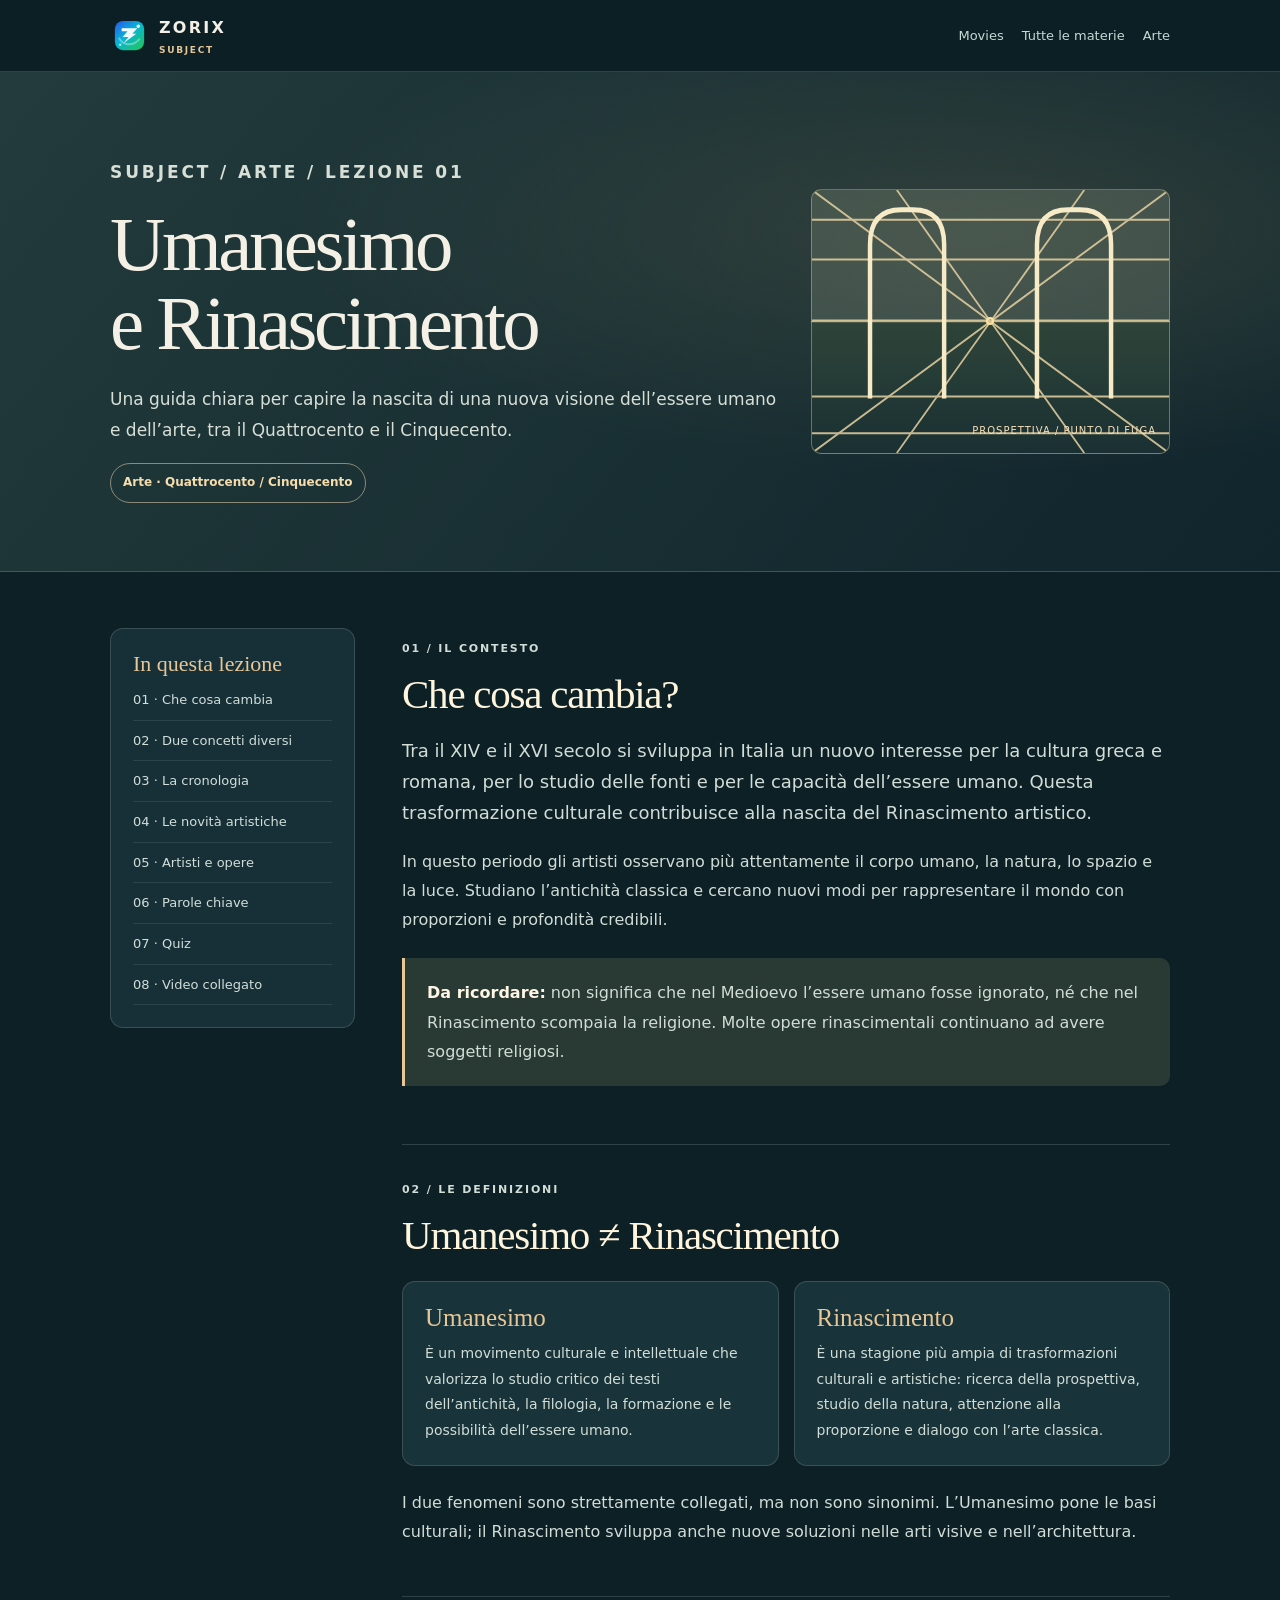
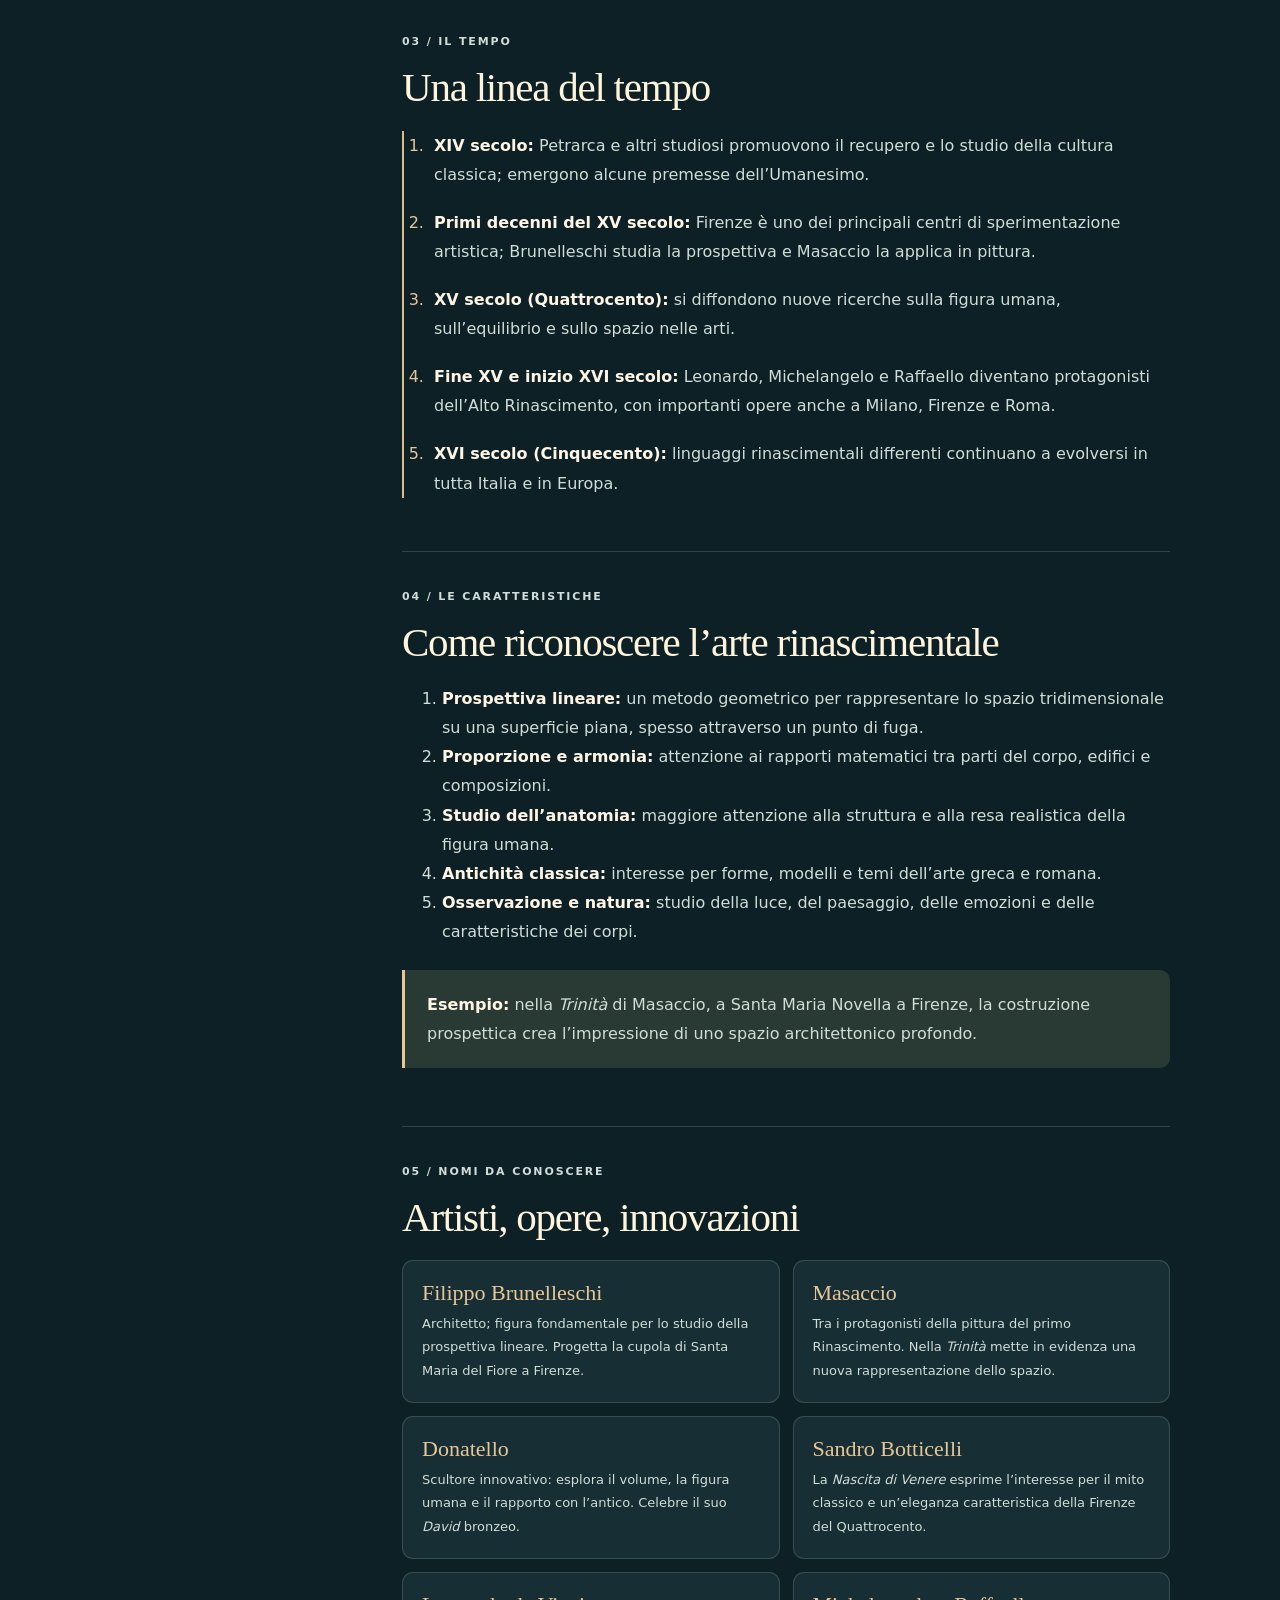
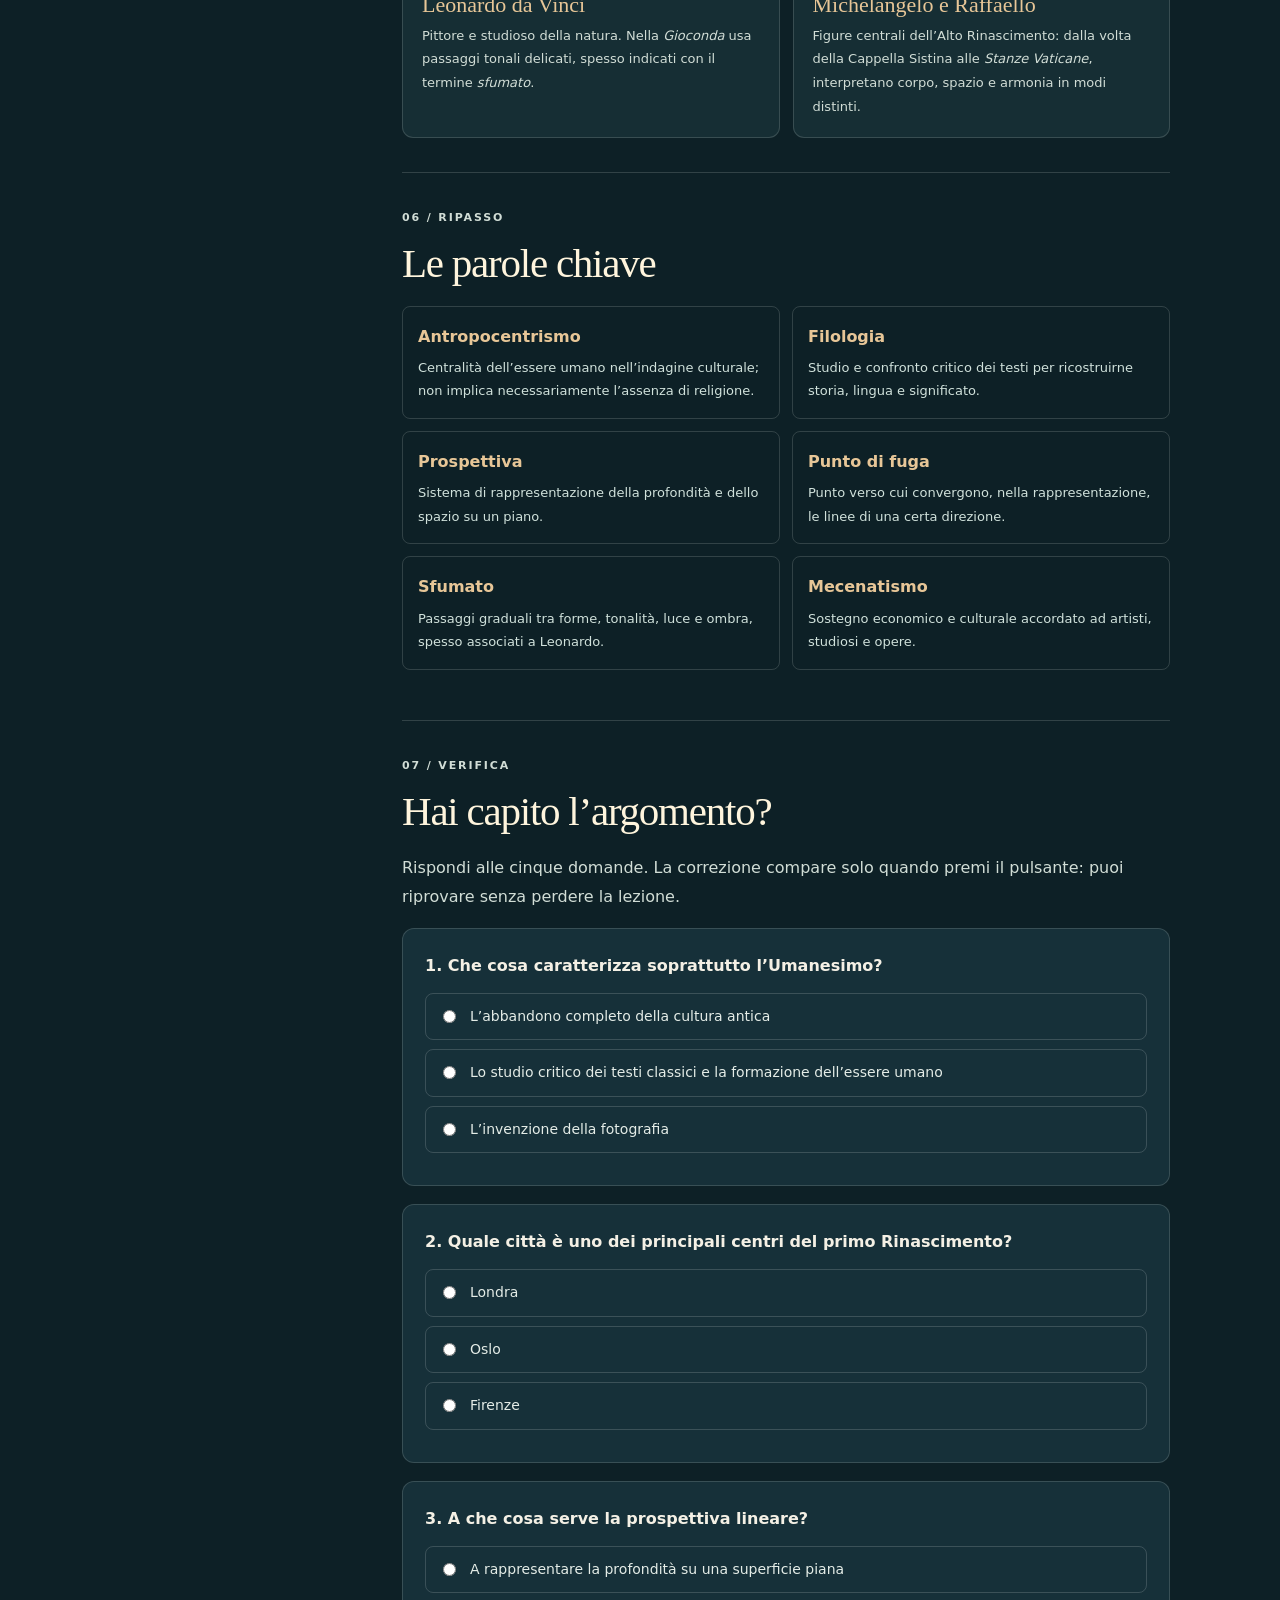
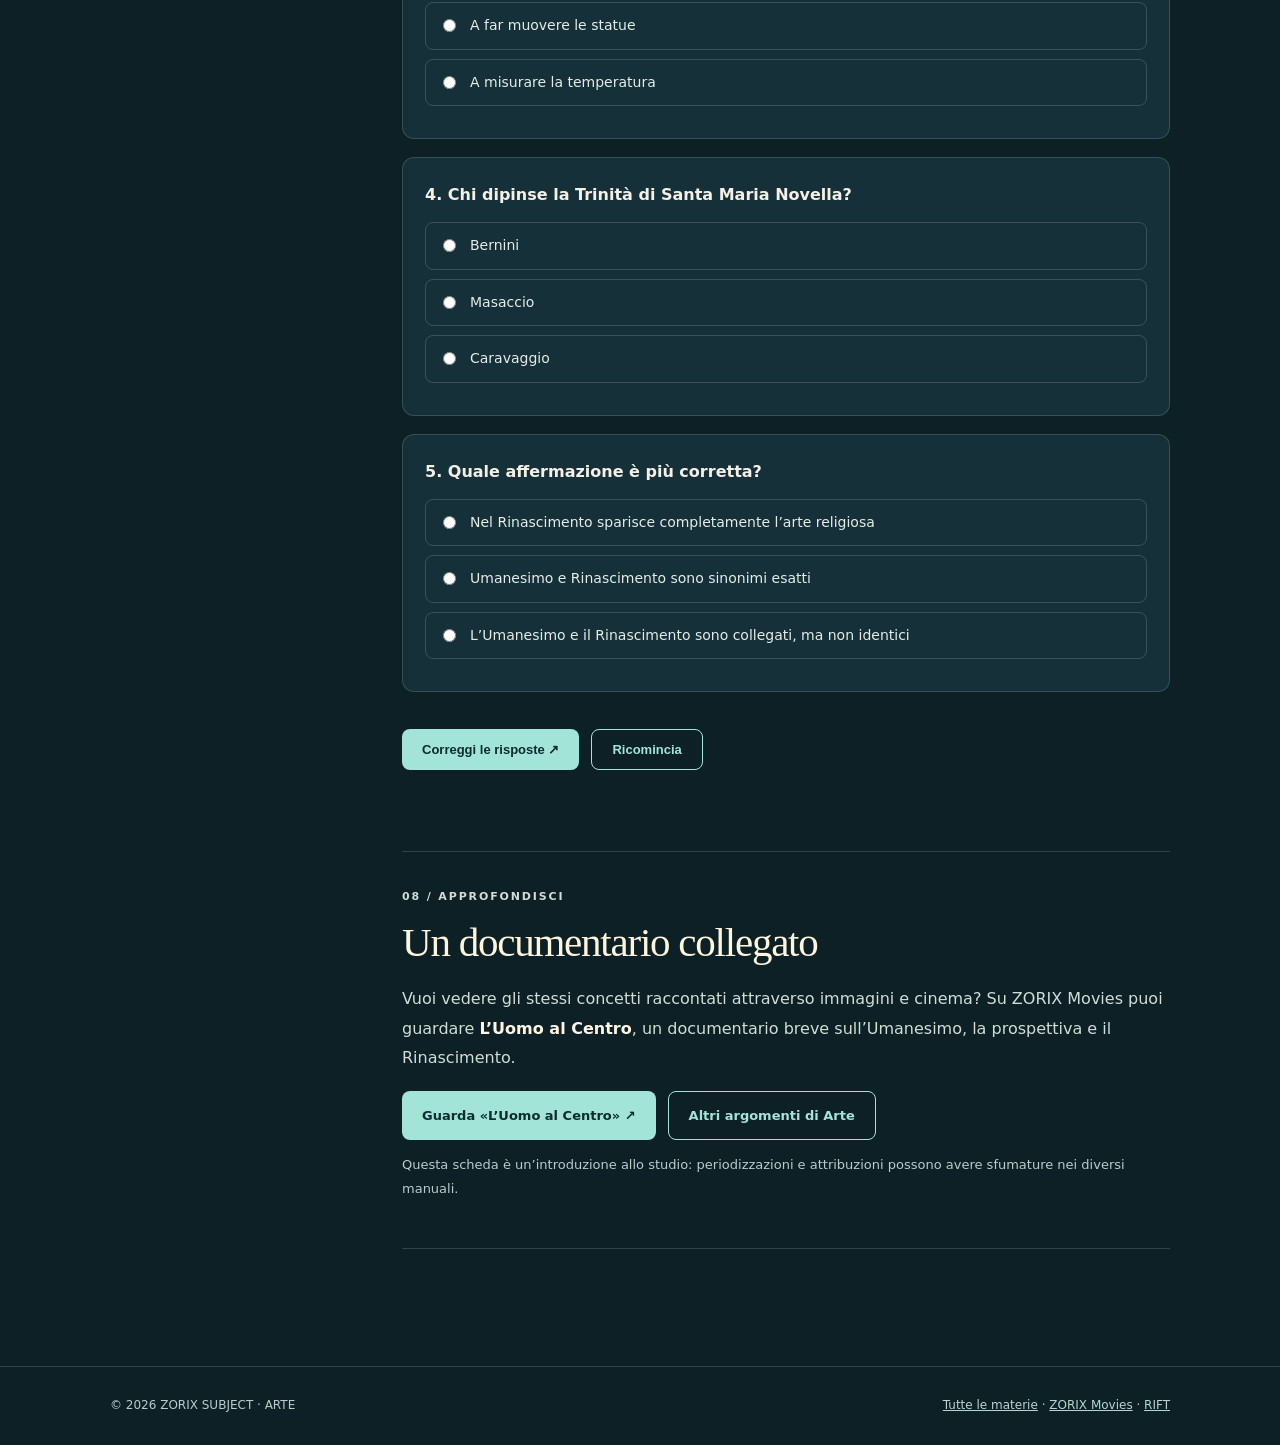
<file: subject/arte/umanesimo-rinascimento/index.html>
<!doctype html>
<html lang="it"><head>
<meta charset="utf-8"><meta name="viewport" content="width=device-width, initial-scale=1">
<meta name="theme-color" content="#10242a">
<meta name="description" content="Arte: ripassa Umanesimo e Rinascimento con cronologia, confronto, artisti, opere, prospettiva e quiz interattivo. Una lezione ZORIX Subject.">
<meta property="og:title" content="Arte — Umanesimo e Rinascimento | ZORIX Subject">
<link rel="canonical" href="https://movies.zorix.it/subject/arte/umanesimo-rinascimento/">
<link rel="icon" href="../../../logo.svg" type="image/svg+xml">
<title>Arte: Umanesimo e Rinascimento | ZORIX Subject</title>
<style>
:root{--bg:#0d2026;--panel:#172f33;--ink:#f4f0e5;--muted:#bacbc8;--gold:#e7c697;--mint:#a2e5d8;--stroke:#e2e8de2b}
*{box-sizing:border-box}html{scroll-behavior:smooth}body{background:var(--bg);color:var(--ink);font:400 16px/1.82 system-ui,-apple-system,"Segoe UI",Arial,sans-serif;margin:0}a{color:var(--mint)}.wrap{width:min(1060px,calc(100% - 40px));margin:0 auto}.skip{position:absolute;top:-100px;background:white;color:black;padding:8px}.skip:focus{top:10px}
header{background:#0d2026ed;position:sticky;top:0;z-index:5;border-bottom:1px solid var(--stroke);backdrop-filter:blur(12px)}.nav{min-height:71px;display:flex;align-items:center;justify-content:space-between;gap:12px}.brand{display:flex;align-items:center;gap:10px;text-decoration:none;color:var(--ink);font-weight:850;letter-spacing:.14em}.brand img{width:39px;height:39px}.brand small{display:block;font-size:9px;color:var(--gold);letter-spacing:.19em}.links{display:flex;gap:18px;flex-wrap:wrap}.links a{text-decoration:none;color:#c5d9d5;font-size:13px}
.hero{background:radial-gradient(ellipse at 77% 32%,#4d554677,transparent 50%),linear-gradient(130deg,#233b3c,#10252c);border-bottom:1px solid var(--stroke)}.hero-grid{padding:68px 0;display:grid;grid-template-columns:1.3fr .7fr;gap:34px;align-items:center}.kicker{font-size:11px;letter-spacing:.17em;font-weight:850;color:var(--gold);text-transform:uppercase}.hero h1{font:400 clamp(43px,6vw,79px)/1.03 Georgia,serif;letter-spacing:-.045em;margin:14px 0 21px}.hero p{color:#d7dfd6;font-size:17px}.hero-tag{display:inline-block;border:1px solid #ead5af88;color:#f6ddad;padding:8px 12px;border-radius:40px;font-size:12px;font-weight:800}.perspective{height:265px;border:1px solid #d7cf9b6b;border-radius:10px;overflow:hidden;position:relative;background:linear-gradient(#b3bc9b33 49.6%,#f0d6a0aa 50%,#2e4439 50.5%,#1a3033)}.vanish{position:absolute;top:50%;left:50%;width:8px;height:8px;border:2px solid #fce3a0;border-radius:50%;transform:translate(-50%,-50%);z-index:2}.perspective svg{width:100%;height:100%;display:block}.perspective-label{position:absolute;bottom:13px;right:13px;color:#f5e1ba;font-size:10px;letter-spacing:.1em}
.layout{display:grid;grid-template-columns:245px minmax(0,1fr);gap:47px;padding:56px 0 82px}.toc{align-self:start;position:sticky;top:96px;padding:22px;border-radius:13px;border:1px solid var(--stroke);background:#173037}.toc strong{font:400 22px Georgia,serif;color:var(--gold)}.toc a{display:block;text-decoration:none;color:#d1ded9;padding:8px 0;border-bottom:1px solid #ffffff17;font-size:13px}.toc a:hover{color:var(--mint)}.content section{padding:0 0 34px;margin-bottom:35px;border-bottom:1px solid var(--stroke)}.content h2{font:400 clamp(28px,3.5vw,41px)/1.18 Georgia,serif;margin:3px 0 18px;color:#fff5dd;letter-spacing:-.03em}.content p,.content li{color:#d1ddd6}.content strong{color:#fff5e4}.label{font-size:11px;letter-spacing:.17em;color:var(--mint);font-weight:800}.intro{font-size:18px!important;line-height:1.72}.mini{font-size:13px!important;color:var(--muted)!important}.comparison{display:grid;grid-template-columns:1fr 1fr;gap:15px;margin:22px 0}.comp{background:#183339;border:1px solid var(--stroke);border-radius:13px;padding:22px}.comp h3{font:400 25px Georgia,serif;color:var(--gold);margin:0 0 9px}.comp p{font-size:14px;margin:0}.timeline{border-left:2px solid #d6bd8b;margin:19px 0 0;padding-left:25px}.timeline li{margin:0 0 19px;padding-left:5px}.timeline li::marker{color:var(--gold)}.artist-grid{display:grid;grid-template-columns:repeat(2,minmax(0,1fr));gap:13px}.artist{padding:19px;border:1px solid var(--stroke);border-radius:11px;background:#162e34}.artist h3{font:400 22px Georgia,serif;color:var(--gold);margin:0 0 6px}.artist p{font-size:13px;margin:0}.callout{background:#293a34;border-left:3px solid var(--gold);padding:20px 22px;border-radius:0 10px 10px 0;margin:24px 0}.callout p{margin:0}.quiz{display:grid;gap:18px}.question{border:1px solid var(--stroke);padding:22px;border-radius:12px;background:#163039}.question h3{font-size:16px;margin:0 0 13px}.choices{display:grid;gap:9px}.choice{display:flex;gap:11px;align-items:start;cursor:pointer;color:#e4ece7;border:1px solid #ffffff28;border-radius:8px;padding:10px 12px;font-size:14px}.choice:has(input:checked){border-color:var(--mint);background:#a2e5d80e}.choice input{margin-top:6px;accent-color:var(--mint)}.feedback{font-size:13px;margin:10px 0 0;color:var(--gold)}.actions{display:flex;gap:12px;flex-wrap:wrap;margin-top:19px}.btn{border:0;background:var(--mint);color:#0b2c31;display:inline-flex;text-decoration:none;align-items:center;gap:8px;padding:12px 20px;font-weight:850;font-size:13px;border-radius:8px;cursor:pointer}.btn.secondary{background:transparent;border:1px solid var(--mint);color:var(--mint)}.score{font-size:17px;font-weight:850;color:#f0d5a9;margin-top:12px}.vocab{display:grid;grid-template-columns:1fr 1fr;gap:12px}.vocab>div{border:1px solid var(--stroke);border-radius:8px;padding:15px}.vocab dt{font-weight:850;color:var(--gold)}.vocab dd{margin:5px 0 0;color:#d0e1db;font-size:13px}footer{border-top:1px solid var(--stroke);padding:28px 0;color:var(--muted);font-size:12px}.footerrow{display:flex;justify-content:space-between;gap:16px;flex-wrap:wrap}footer a{color:#b7d5d0}
@media(max-width:820px){.hero-grid{grid-template-columns:1fr}.perspective{height:200px}.layout{grid-template-columns:1fr}.toc{position:static;display:none}}@media(max-width:530px){.wrap{width:calc(100% - 30px)}.nav{min-height:66px}.links{gap:10px}.links a{font-size:11px}.hero-grid{padding:49px 0}.hero h1{font-size:48px}.comparison,.artist-grid,.vocab{grid-template-columns:1fr}.layout{padding:38px 0 60px}}
</style>
</head>
<body>
<a class="skip" href="#lezione">Vai alla lezione</a>
<header><div class="wrap nav"><a class="brand" href="../../../"><img src="../../../logo.svg" alt="" width="39" height="39"><span>ZORIX<small>SUBJECT</small></span></a><div class="links"><a href="../../../">Movies</a><a href="../../">Tutte le materie</a><a href="../../?materia=arte#materie">Arte</a></div></div></header>
<main>
<section class="hero"><div class="wrap hero-grid"><div>
<p class="kicker">SUBJECT / ARTE / LEZIONE 01</p>
<h1>Umanesimo<br>e Rinascimento</h1>
<p>Una guida chiara per capire la nascita di una nuova visione dell’essere umano e dell’arte, tra il Quattrocento e il Cinquecento.</p>
<span class="hero-tag">Arte · Quattrocento / Cinquecento</span>
</div><div class="perspective" role="img" aria-label="Schema illustrativo della prospettiva: linee che convergono verso un punto di fuga centrale"><svg viewBox="0 0 400 265" preserveAspectRatio="none" aria-hidden="true"><g stroke="#e7d2a2" stroke-width="2" fill="none" opacity=".85"><path d="M0 0 L200 132.5 L400 0"/><path d="M0 265 L200 132.5 L400 265"/><path d="M95 0 L200 132.5 L305 0"/><path d="M95 265 L200 132.5 L305 265"/><path d="M0 131.5 H400"/><path d="M0 30 H400 M0 70 H400 M0 208 H400 M0 245 H400"/></g><g fill="none" stroke="#f7eac6" stroke-width="5"><path d="M65 210 V55 Q65 20 100 20 H113 Q148 20 148 55 V210"/><path d="M252 210 V55 Q252 20 287 20 H300 Q335 20 335 55 V210"/></g></svg><span class="vanish"></span><span class="perspective-label">PROSPETTIVA / PUNTO DI FUGA</span></div></div></section>
<div class="wrap layout" id="lezione">
<aside class="toc"><strong>In questa lezione</strong><a href="#definizione">01 · Che cosa cambia</a><a href="#confronto">02 · Due concetti diversi</a><a href="#tempo">03 · La cronologia</a><a href="#caratteristiche">04 · Le novità artistiche</a><a href="#artisti">05 · Artisti e opere</a><a href="#parole">06 · Parole chiave</a><a href="#quiz">07 · Quiz</a><a href="#video">08 · Video collegato</a></aside>
<article class="content">
<section id="definizione"><p class="label">01 / IL CONTESTO</p><h2>Che cosa cambia?</h2>
<p class="intro">Tra il XIV e il XVI secolo si sviluppa in Italia un nuovo interesse per la cultura greca e romana, per lo studio delle fonti e per le capacità dell’essere umano. Questa trasformazione culturale contribuisce alla nascita del Rinascimento artistico.</p>
<p>In questo periodo gli artisti osservano più attentamente il corpo umano, la natura, lo spazio e la luce. Studiano l’antichità classica e cercano nuovi modi per rappresentare il mondo con proporzioni e profondità credibili.</p>
<div class="callout"><p><strong>Da ricordare:</strong> non significa che nel Medioevo l’essere umano fosse ignorato, né che nel Rinascimento scompaia la religione. Molte opere rinascimentali continuano ad avere soggetti religiosi.</p></div></section>
<section id="confronto"><p class="label">02 / LE DEFINIZIONI</p><h2>Umanesimo ≠ Rinascimento</h2><div class="comparison"><div class="comp"><h3>Umanesimo</h3><p>È un movimento culturale e intellettuale che valorizza lo studio critico dei testi dell’antichità, la filologia, la formazione e le possibilità dell’essere umano.</p></div><div class="comp"><h3>Rinascimento</h3><p>È una stagione più ampia di trasformazioni culturali e artistiche: ricerca della prospettiva, studio della natura, attenzione alla proporzione e dialogo con l’arte classica.</p></div></div>
<p>I due fenomeni sono strettamente collegati, ma non sono sinonimi. L’Umanesimo pone le basi culturali; il Rinascimento sviluppa anche nuove soluzioni nelle arti visive e nell’architettura.</p></section>
<section id="tempo"><p class="label">03 / IL TEMPO</p><h2>Una linea del tempo</h2><ol class="timeline"><li><strong>XIV secolo:</strong> Petrarca e altri studiosi promuovono il recupero e lo studio della cultura classica; emergono alcune premesse dell’Umanesimo.</li><li><strong>Primi decenni del XV secolo:</strong> Firenze è uno dei principali centri di sperimentazione artistica; Brunelleschi studia la prospettiva e Masaccio la applica in pittura.</li><li><strong>XV secolo (Quattrocento):</strong> si diffondono nuove ricerche sulla figura umana, sull’equilibrio e sullo spazio nelle arti.</li><li><strong>Fine XV e inizio XVI secolo:</strong> Leonardo, Michelangelo e Raffaello diventano protagonisti dell’Alto Rinascimento, con importanti opere anche a Milano, Firenze e Roma.</li><li><strong>XVI secolo (Cinquecento):</strong> linguaggi rinascimentali differenti continuano a evolversi in tutta Italia e in Europa.</li></ol></section>
<section id="caratteristiche"><p class="label">04 / LE CARATTERISTICHE</p><h2>Come riconoscere l’arte rinascimentale</h2><ol><li><strong>Prospettiva lineare:</strong> un metodo geometrico per rappresentare lo spazio tridimensionale su una superficie piana, spesso attraverso un punto di fuga.</li><li><strong>Proporzione e armonia:</strong> attenzione ai rapporti matematici tra parti del corpo, edifici e composizioni.</li><li><strong>Studio dell’anatomia:</strong> maggiore attenzione alla struttura e alla resa realistica della figura umana.</li><li><strong>Antichità classica:</strong> interesse per forme, modelli e temi dell’arte greca e romana.</li><li><strong>Osservazione e natura:</strong> studio della luce, del paesaggio, delle emozioni e delle caratteristiche dei corpi.</li></ol>
<div class="callout"><p><strong>Esempio:</strong> nella <em>Trinità</em> di Masaccio, a Santa Maria Novella a Firenze, la costruzione prospettica crea l’impressione di uno spazio architettonico profondo.</p></div></section>
<section id="artisti"><p class="label">05 / NOMI DA CONOSCERE</p><h2>Artisti, opere, innovazioni</h2>
<div class="artist-grid">
<div class="artist"><h3>Filippo Brunelleschi</h3><p>Architetto; figura fondamentale per lo studio della prospettiva lineare. Progetta la cupola di Santa Maria del Fiore a Firenze.</p></div>
<div class="artist"><h3>Masaccio</h3><p>Tra i protagonisti della pittura del primo Rinascimento. Nella <em>Trinità</em> mette in evidenza una nuova rappresentazione dello spazio.</p></div>
<div class="artist"><h3>Donatello</h3><p>Scultore innovativo: esplora il volume, la figura umana e il rapporto con l’antico. Celebre il suo <em>David</em> bronzeo.</p></div>
<div class="artist"><h3>Sandro Botticelli</h3><p>La <em>Nascita di Venere</em> esprime l’interesse per il mito classico e un’eleganza caratteristica della Firenze del Quattrocento.</p></div>
<div class="artist"><h3>Leonardo da Vinci</h3><p>Pittore e studioso della natura. Nella <em>Gioconda</em> usa passaggi tonali delicati, spesso indicati con il termine <em>sfumato</em>.</p></div>
<div class="artist"><h3>Michelangelo e Raffaello</h3><p>Figure centrali dell’Alto Rinascimento: dalla volta della Cappella Sistina alle <em>Stanze Vaticane</em>, interpretano corpo, spazio e armonia in modi distinti.</p></div>
</div></section>
<section id="parole"><p class="label">06 / RIPASSO</p><h2>Le parole chiave</h2>
<dl class="vocab">
<div><dt>Antropocentrismo</dt><dd>Centralità dell’essere umano nell’indagine culturale; non implica necessariamente l’assenza di religione.</dd></div>
<div><dt>Filologia</dt><dd>Studio e confronto critico dei testi per ricostruirne storia, lingua e significato.</dd></div>
<div><dt>Prospettiva</dt><dd>Sistema di rappresentazione della profondità e dello spazio su un piano.</dd></div>
<div><dt>Punto di fuga</dt><dd>Punto verso cui convergono, nella rappresentazione, le linee di una certa direzione.</dd></div>
<div><dt>Sfumato</dt><dd>Passaggi graduali tra forme, tonalità, luce e ombra, spesso associati a Leonardo.</dd></div>
<div><dt>Mecenatismo</dt><dd>Sostegno economico e culturale accordato ad artisti, studiosi e opere.</dd></div>
</dl></section>
<section id="quiz"><p class="label">07 / VERIFICA</p><h2>Hai capito l’argomento?</h2><p>Rispondi alle cinque domande. La correzione compare solo quando premi il pulsante: puoi riprovare senza perdere la lezione.</p>
<form class="quiz" id="quizForm">
<div class="question" data-answer="b"><h3>1. Che cosa caratterizza soprattutto l’Umanesimo?</h3><div class="choices"><label class="choice"><input type="radio" name="q1" value="a"> L’abbandono completo della cultura antica</label><label class="choice"><input type="radio" name="q1" value="b"> Lo studio critico dei testi classici e la formazione dell’essere umano</label><label class="choice"><input type="radio" name="q1" value="c"> L’invenzione della fotografia</label></div><p class="feedback" aria-live="polite"></p></div>
<div class="question" data-answer="c"><h3>2. Quale città è uno dei principali centri del primo Rinascimento?</h3><div class="choices"><label class="choice"><input type="radio" name="q2" value="a"> Londra</label><label class="choice"><input type="radio" name="q2" value="b"> Oslo</label><label class="choice"><input type="radio" name="q2" value="c"> Firenze</label></div><p class="feedback" aria-live="polite"></p></div>
<div class="question" data-answer="a"><h3>3. A che cosa serve la prospettiva lineare?</h3><div class="choices"><label class="choice"><input type="radio" name="q3" value="a"> A rappresentare la profondità su una superficie piana</label><label class="choice"><input type="radio" name="q3" value="b"> A far muovere le statue</label><label class="choice"><input type="radio" name="q3" value="c"> A misurare la temperatura</label></div><p class="feedback" aria-live="polite"></p></div>
<div class="question" data-answer="b"><h3>4. Chi dipinse la Trinità di Santa Maria Novella?</h3><div class="choices"><label class="choice"><input type="radio" name="q4" value="a"> Bernini</label><label class="choice"><input type="radio" name="q4" value="b"> Masaccio</label><label class="choice"><input type="radio" name="q4" value="c"> Caravaggio</label></div><p class="feedback" aria-live="polite"></p></div>
<div class="question" data-answer="c"><h3>5. Quale affermazione è più corretta?</h3><div class="choices"><label class="choice"><input type="radio" name="q5" value="a"> Nel Rinascimento sparisce completamente l’arte religiosa</label><label class="choice"><input type="radio" name="q5" value="b"> Umanesimo e Rinascimento sono sinonimi esatti</label><label class="choice"><input type="radio" name="q5" value="c"> L’Umanesimo e il Rinascimento sono collegati, ma non identici</label></div><p class="feedback" aria-live="polite"></p></div>
<div class="actions"><button class="btn" type="submit">Correggi le risposte ↗</button><button type="reset" class="btn secondary">Ricomincia</button></div><p id="score" class="score" role="status" aria-live="polite"></p>
</form></section>
<section id="video"><p class="label">08 / APPROFONDISCI</p><h2>Un documentario collegato</h2><p>Vuoi vedere gli stessi concetti raccontati attraverso immagini e cinema? Su ZORIX Movies puoi guardare <strong>L’Uomo al Centro</strong>, un documentario breve sull’Umanesimo, la prospettiva e il Rinascimento.</p><div class="actions"><a class="btn" href="../../../l-uomo-al-centro/">Guarda «L’Uomo al Centro» ↗</a><a class="btn secondary" href="../../?materia=arte#materie">Altri argomenti di Arte</a></div><p class="mini">Questa scheda è un’introduzione allo studio: periodizzazioni e attribuzioni possono avere sfumature nei diversi manuali.</p></section>
</article></div>
</main><footer><div class="wrap footerrow"><span>© 2026 ZORIX SUBJECT · ARTE</span><span><a href="../../">Tutte le materie</a> · <a href="../../../">ZORIX Movies</a> · <a href="../../../rift/">RIFT</a></span></div></footer>
<script>
(function(){
 const form=document.getElementById("quizForm"),score=document.getElementById("score");
 form.addEventListener("submit",function(e){e.preventDefault();let correct=0,answered=0;const blocks=[...form.querySelectorAll(".question")];blocks.forEach((q,i)=>{const sel=q.querySelector('input[name="q'+(i+1)+'"]:checked'),fb=q.querySelector(".feedback");if(!sel){fb.textContent="Scegli una risposta.";return}answered++;if(sel.value===q.dataset.answer){correct++;fb.textContent="✓ Corretto!"}else{const right=q.querySelector('input[value="'+q.dataset.answer+'"]');fb.textContent="Rivedi la risposta: "+right.parentElement.textContent.trim()}});score.textContent=answered===5?"Risultato: "+correct+"/5 risposte corrette.":"Hai risposto a "+answered+"/5 domande. Punteggio provvisorio: "+correct+"/5."});
 form.addEventListener("reset",()=>{form.querySelectorAll(".feedback").forEach(x=>x.textContent="");score.textContent=""});
})();
</script></body></html>
</file>
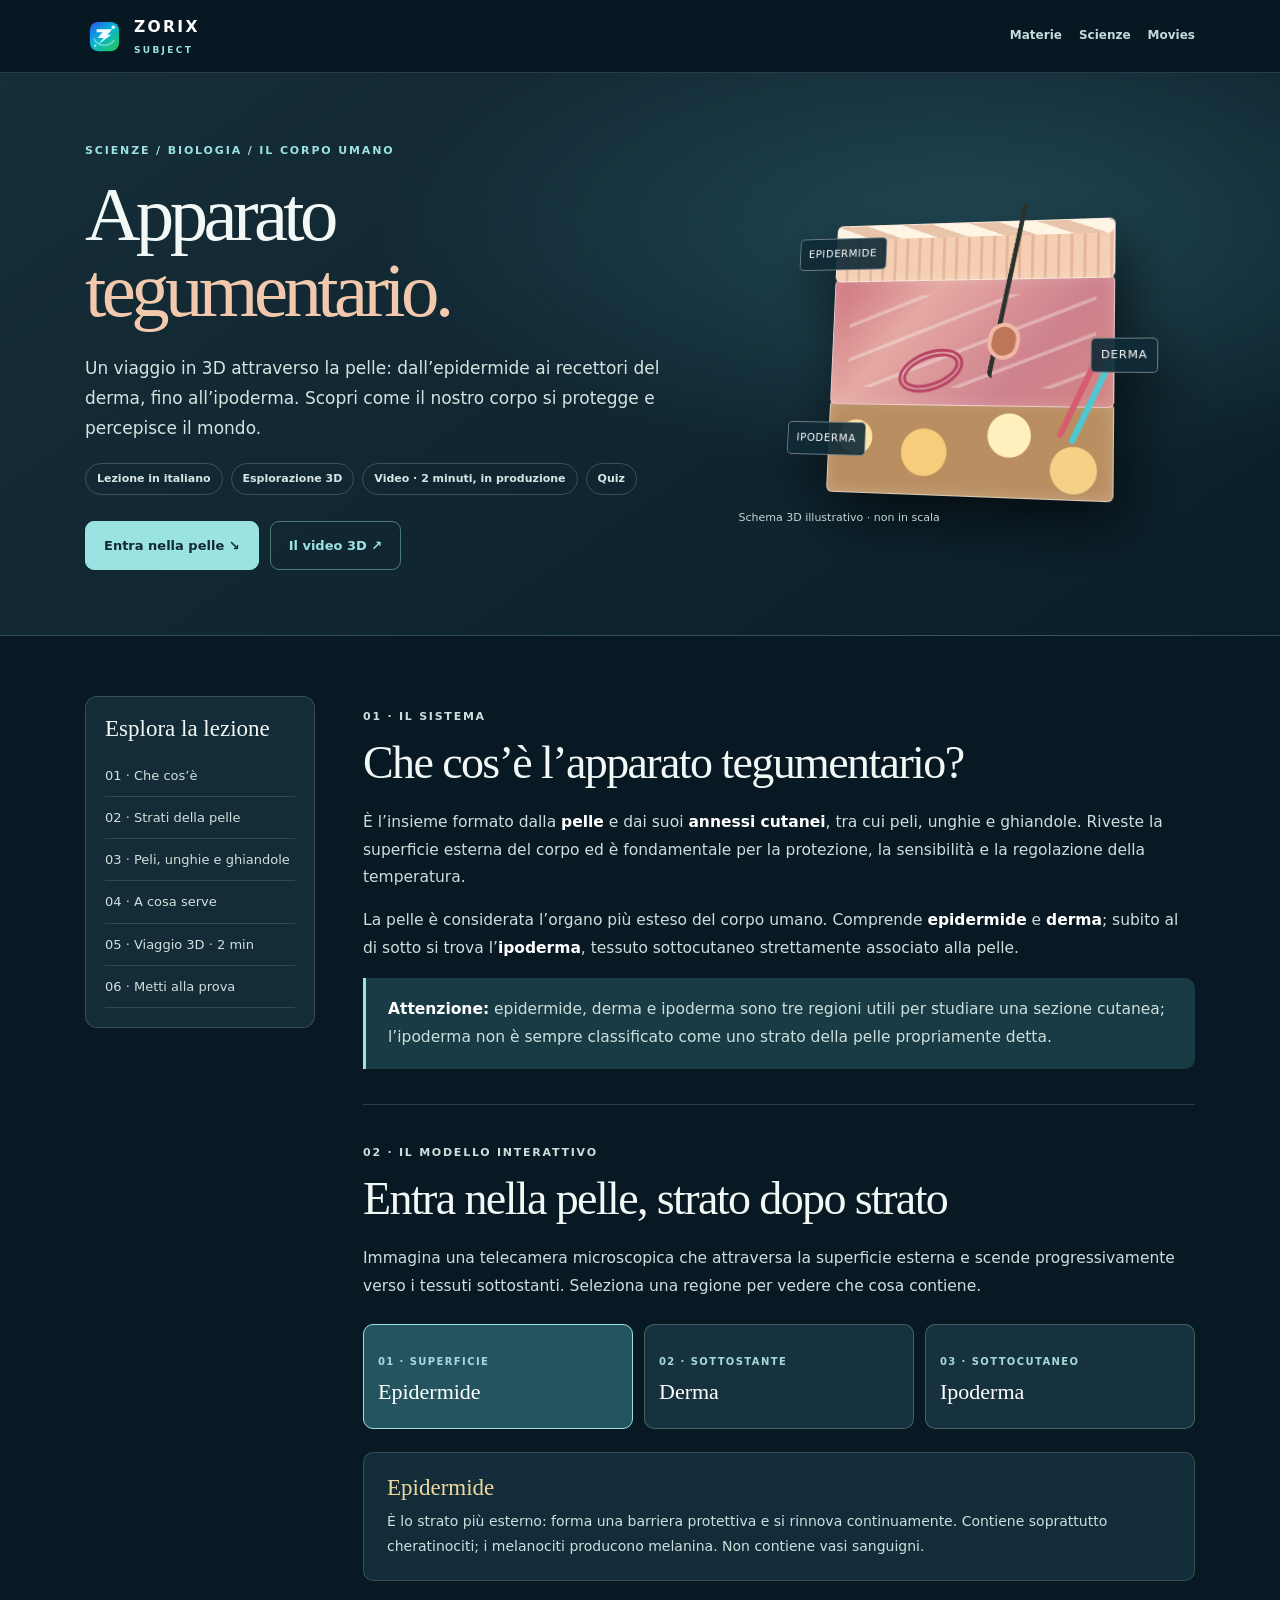
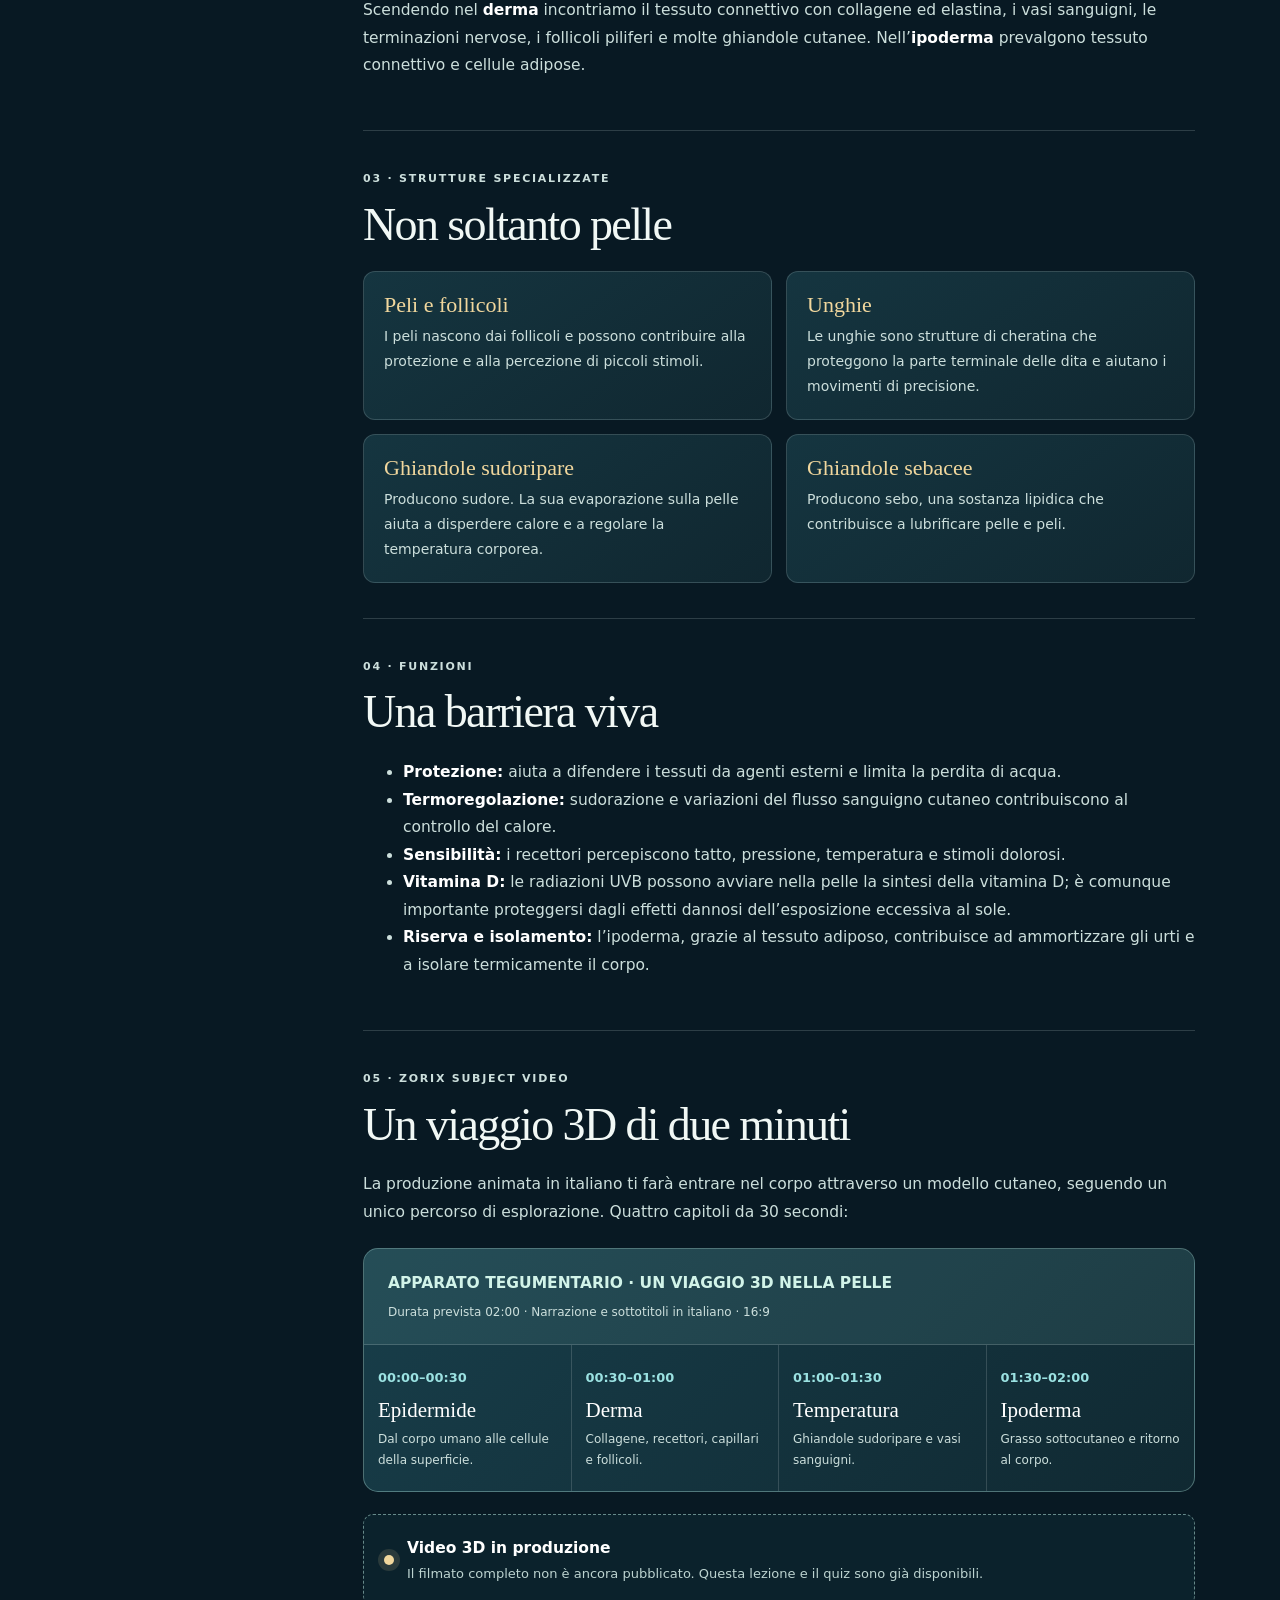
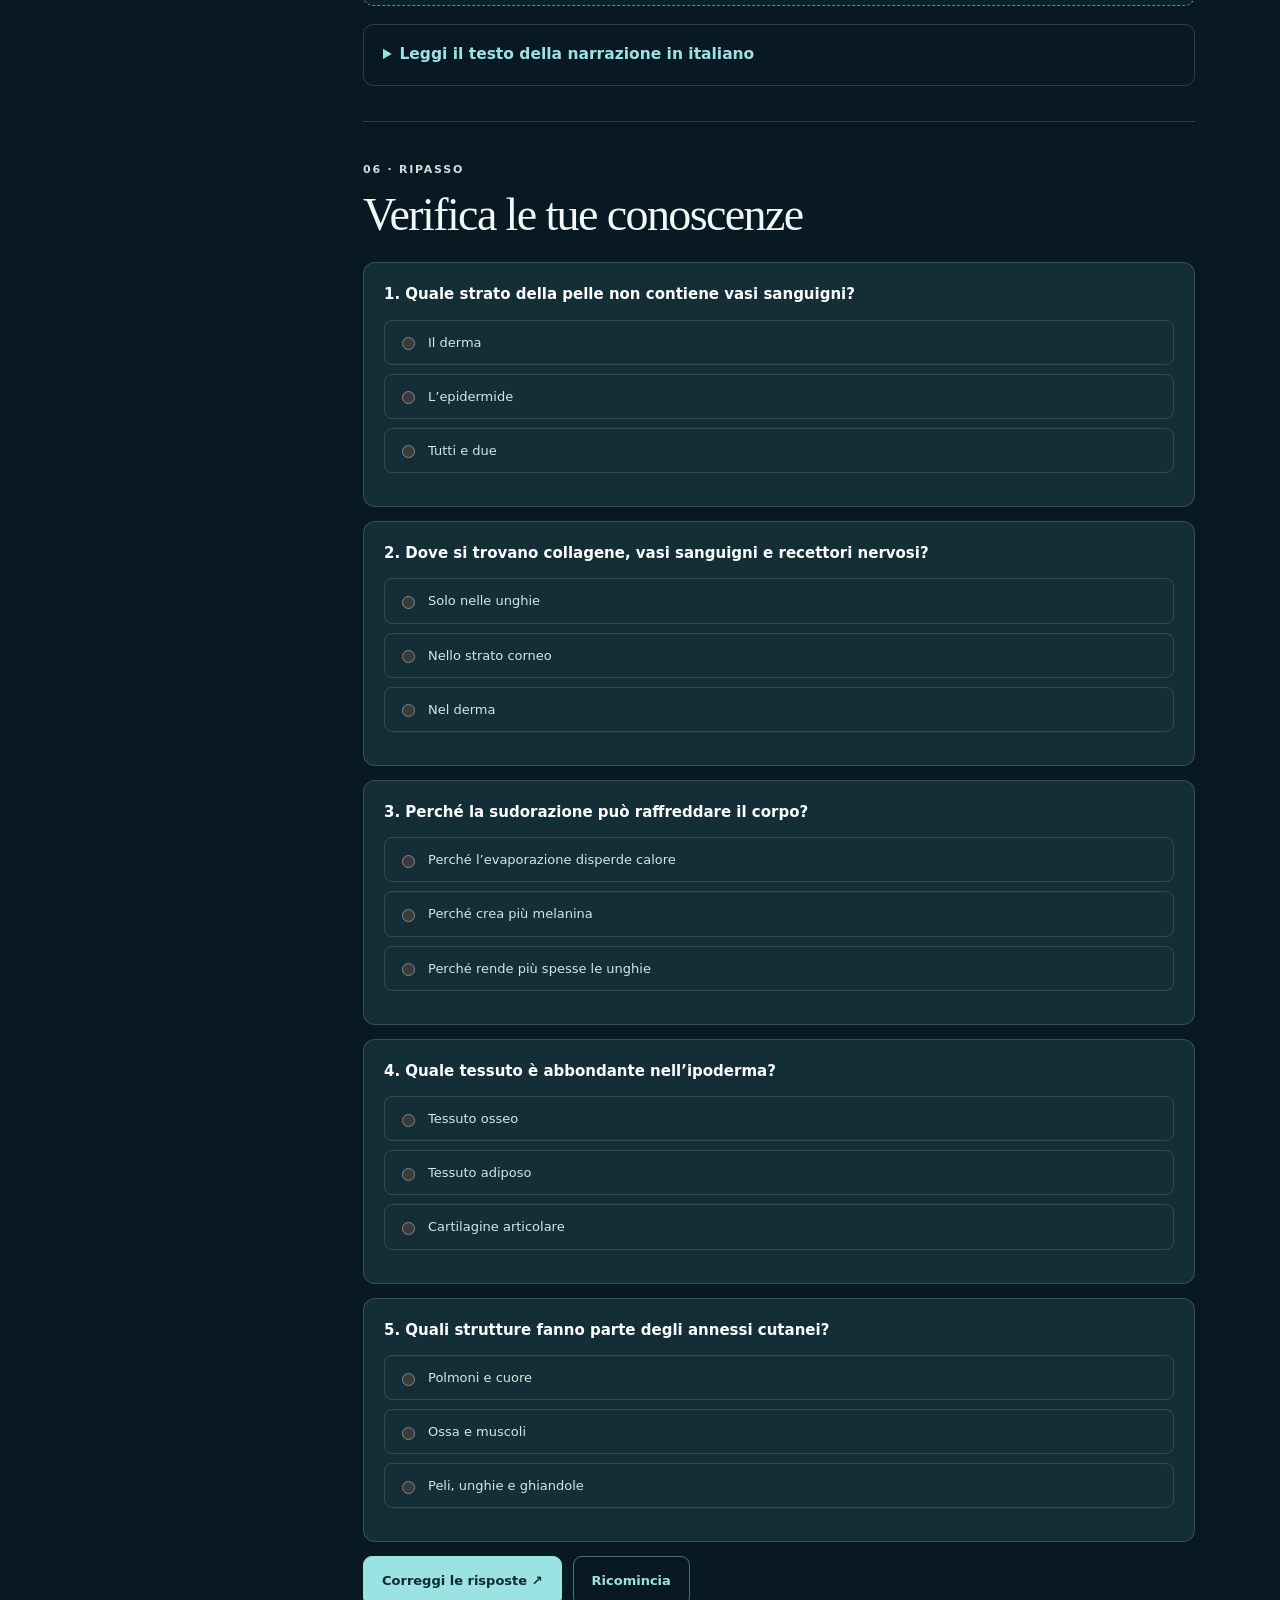
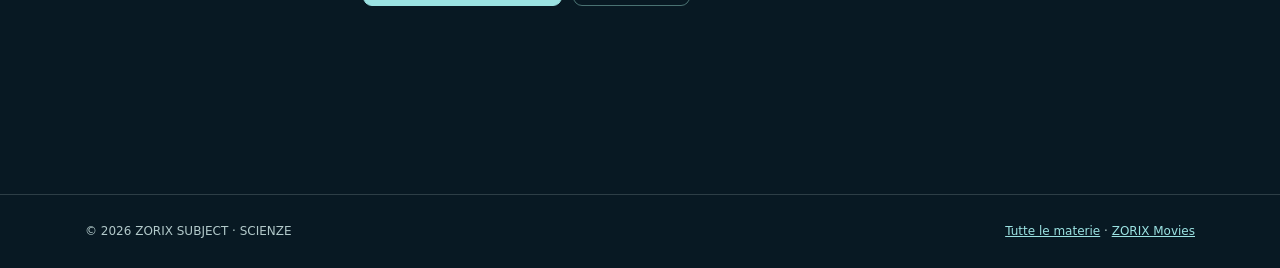
<file: subject/scienze/apparato-tegumentario/index.html>
<!doctype html>
<html lang="it">
<head>
<meta charset="utf-8"><meta name="viewport" content="width=device-width, initial-scale=1">
<meta name="theme-color" content="#081a25">
<meta name="description" content="Apparato tegumentario: viaggio 3D nella pelle. Scopri epidermide, derma, ipoderma, peli, unghie, ghiandole e funzioni con schemi interattivi e quiz. ZORIX Subject.">
<meta property="og:title" content="Apparato tegumentario — Viaggio 3D nella pelle | ZORIX Subject">
<meta property="og:description" content="Una lezione di Scienze sull'apparato tegumentario: entra nella pelle con un modello 3D, esplora le tre regioni e ripassa con un quiz.">
<link rel="canonical" href="https://movies.zorix.it/subject/scienze/apparato-tegumentario/">
<link rel="icon" href="../../../logo.svg" type="image/svg+xml">
<title>Apparato tegumentario — Un viaggio 3D nella pelle | ZORIX Subject</title>
<style>
:root{color-scheme:dark;--bg:#081923;--panel:#112832;--panel2:#183341;--ink:#f1f8f5;--muted:#b2c9ca;--aqua:#9be2e2;--sand:#f2c9ad;--gold:#f1d79d;--line:#dceeed2c}
*{box-sizing:border-box}html{scroll-behavior:smooth;scroll-padding-top:85px}body{margin:0;background:var(--bg);color:var(--ink);font:400 15.5px/1.78 system-ui,-apple-system,"Segoe UI",Arial,sans-serif}
a{color:var(--aqua)}button{font:inherit}.wrap{width:min(1110px,calc(100% - 42px));margin:auto}.skip{position:absolute;top:-100px;left:10px;padding:9px;background:white;color:black;z-index:10}.skip:focus{top:8px}:focus-visible{outline:2px solid var(--aqua);outline-offset:3px}
header{position:sticky;top:0;z-index:5;background:#081923ea;backdrop-filter:blur(12px);border-bottom:1px solid var(--line)}.nav{min-height:72px;display:flex;justify-content:space-between;align-items:center;gap:18px}.brand{display:flex;gap:10px;align-items:center;text-decoration:none;color:white;letter-spacing:.15em;font-weight:850}.brand img{width:39px;height:39px}.brand small{display:block;font-size:9px;color:var(--aqua)}.navlinks{display:flex;flex-wrap:wrap;gap:17px}.navlinks a{text-decoration:none;color:#c2dcda;font-size:12px;font-weight:650}
.hero{overflow:hidden;position:relative;background:radial-gradient(ellipse at 76% 28%,#397b8766,transparent 43%),linear-gradient(145deg,#162e39,#0a1e29);border-bottom:1px solid var(--line)}.hero-grid{min-height:480px;display:grid;grid-template-columns:1.15fr .85fr;gap:36px;align-items:center;padding:57px 0 65px}.eyebrow{font-size:11px;letter-spacing:.17em;text-transform:uppercase;font-weight:850;color:var(--aqua)}h1{font:400 clamp(47px,6vw,84px)/.99 Georgia,serif;letter-spacing:-.06em;margin:16px 0 24px}h1 span{color:var(--sand)}.lead{color:#d5e4e1;font-size:17px;max-width:620px}.pills{display:flex;flex-wrap:wrap;gap:8px;margin:20px 0 26px}.pills span{border-radius:30px;border:1px solid #ffffff30;padding:5px 11px;color:#d7e6e5;font-size:11px;font-weight:700}.actions{display:flex;flex-wrap:wrap;gap:11px}.btn{display:inline-flex;align-items:center;justify-content:center;gap:8px;padding:12px 18px;min-height:46px;background:var(--aqua);color:#102a33;border:1px solid var(--aqua);border-radius:9px;text-decoration:none;font-size:13px;font-weight:850;cursor:pointer}.btn:hover{filter:brightness(1.08)}.btn.alt{color:var(--aqua);background:transparent;border-color:#a2ebdd6d}
.visual{position:relative;height:355px;display:grid;place-items:center}.model{position:relative;width:min(100%,375px);height:300px;transform:perspective(900px) rotateY(-13deg) rotateX(7deg);filter:drop-shadow(12px 25px 27px #0009)}.block{position:absolute;left:12%;width:77%;border:1px solid #fff8;border-radius:6px;box-shadow:inset 0 0 15px #fff3}.ep{top:19px;height:60px;background:repeating-linear-gradient(90deg,#f5cfb1 0 10px,#e5b59d 10px 13px);z-index:3}.ep:before{content:"";position:absolute;inset:0 0 auto;height:14px;background:repeating-linear-gradient(20deg,#fff5e5 0 13px,#e8c4aa 13px 24px);border-radius:6px}.der{top:76px;height:130px;z-index:2;background:linear-gradient(130deg,#cd747e,#e5a9a2 30%,#ce818e 70%,#d28581);overflow:hidden}.der:after{content:"";position:absolute;inset:17px;background:repeating-linear-gradient(-21deg,transparent 0 15px,#fff5 16px 18px,transparent 20px 33px)}.hyp{top:201px;height:94px;z-index:1;background:radial-gradient(circle at 10% 40%,#fbe3a4 0 17px,transparent 18px),radial-gradient(circle at 35% 55%,#f7cd7b 0 23px,transparent 24px),radial-gradient(circle at 65% 35%,#fff0bd 0 21px,transparent 22px),radial-gradient(circle at 87% 70%,#f4d186 0 22px,transparent 23px),#b98e61}.follicle{position:absolute;left:60%;top:0;width:13px;height:180px;border-left:5px solid #2b322e;border-radius:0 0 20px 20px;transform:rotate(11deg);z-index:4}.follicle:after{content:"";position:absolute;top:123px;left:-11px;width:24px;height:29px;border-radius:16px;background:#bd7758;border:4px solid #f0b9a6}.gland{position:absolute;z-index:4;left:31%;top:151px;width:70px;height:40px;border:8px double #b84565;border-radius:50%;transform:rotate(-20deg)}.vessel{position:absolute;z-index:4;right:16%;top:155px;height:90px;width:6px;background:#4fc8d3;transform:rotate(25deg);border-radius:20px;box-shadow:-13px 0 0 #d65d71}.model-label{position:absolute;z-index:5;font-size:11px;letter-spacing:.07em;background:#0f2a36e8;color:white;padding:6px 9px;border:1px solid #ffffff62;border-radius:5px}.lab-ep{top:32px;left:1%}.lab-der{top:138px;right:0}.lab-hyp{bottom:42px;left:0}.visual-note{position:absolute;bottom:0;left:0;color:#c4d6d3;font-size:11px}
.main-grid{display:grid;grid-template-columns:230px minmax(0,1fr);gap:48px;padding:60px 0 70px}.aside{position:sticky;top:94px;align-self:start;background:#132c37;border:1px solid var(--line);border-radius:12px;padding:19px}.aside h3{font:400 23px Georgia,serif;margin:0 0 13px}.aside a{display:block;color:#d1dfdd;text-decoration:none;border-bottom:1px solid #fff2;padding:9px 0;font-size:13px}.aside a:hover{color:var(--aqua)}.main section{border-bottom:1px solid var(--line);padding-bottom:35px;margin-bottom:38px}.main section:last-child{border:0}.main h2{font:400 clamp(30px,3.8vw,46px)/1.1 Georgia,serif;letter-spacing:-.035em;margin:7px 0 21px}.main h3{font:400 23px Georgia,serif;margin:12px 0 8px;color:var(--gold)}.main p,.main li{color:#ccdfdc}.main strong{color:white}.label{font-size:11px;text-transform:uppercase;letter-spacing:.16em;color:var(--aqua);font-weight:850}.callout{background:#193b45;border-left:3px solid var(--aqua);padding:18px 22px;border-radius:0 10px 10px 0}.callout p{margin:0}
.layers{display:grid;grid-template-columns:repeat(3,minmax(0,1fr));gap:11px;margin:23px 0}.layer{background:#16323f;border:1px solid #dff7ee3b;color:white;border-radius:10px;padding:17px 14px;text-align:left;cursor:pointer;min-height:105px}.layer[aria-pressed="true"]{border-color:var(--aqua);background:#255461}.layer span{font-size:10px;font-weight:800;color:#a4dbd8;letter-spacing:.14em}.layer strong{display:block;font:400 22px Georgia,serif;margin-top:5px}.focus{min-height:116px;background:#122d39;border:1px solid var(--line);border-radius:10px;padding:22px 23px}.focus h3{margin:0}.focus p{font-size:14px;margin:8px 0 0}.feature-grid{display:grid;grid-template-columns:repeat(2,minmax(0,1fr));gap:14px}.feature{background:linear-gradient(145deg,#153540,#102730);border:1px solid var(--line);border-radius:12px;padding:20px}.feature h3{font-size:22px;margin:0 0 6px}.feature p{margin:0;font-size:14px}.trip{border:1px solid #b3e2db60;border-radius:15px;overflow:hidden;background:linear-gradient(135deg,#183e4a,#102932);margin:22px 0}.trip-head{padding:21px 24px;background:#a2e5d817;border-bottom:1px solid #ffffff29}.trip-head strong{color:#d2f4e9}.trip-cards{display:grid;grid-template-columns:repeat(4,minmax(0,1fr));gap:0}.trip-card{padding:19px 14px;border-right:1px solid #ffffff26}.trip-card:last-child{border:0}.trip-card small{color:var(--aqua);font-weight:800}.trip-card strong{display:block;font:400 21px Georgia,serif;margin:6px 0}.trip-card p{font-size:12px;margin:0}.video-state{padding:20px;border:1px dashed #b7e4db88;border-radius:10px;display:flex;gap:13px;align-items:center;background:#0b222c}.pulse{height:10px;width:10px;background:#f1d79d;border-radius:50%;box-shadow:0 0 0 6px #f1d79d22;flex:none}.transcript{border:1px solid var(--line);padding:16px 19px;border-radius:10px;margin-top:18px}.transcript summary{cursor:pointer;color:var(--aqua);font-weight:800}.transcript p{font-size:13px}.quiz{display:grid;gap:14px}.question{background:#142e38;border:1px solid var(--line);border-radius:12px;padding:20px}.question h3{font:700 15px/1.5 system-ui,sans-serif;color:white;margin:0 0 14px}.choices{display:grid;gap:9px}.choices label{cursor:pointer;display:flex;gap:10px;align-items:center;border:1px solid #fff2;padding:10px 12px;border-radius:8px;color:#d3e7e2;font-size:13px}.choices label:has(input:checked){border-color:var(--aqua);background:#a2e5d80b}input[type=radio]{accent-color:#a2e5d8}.feedback{color:var(--gold);font-size:13px;margin-bottom:0}.quizresult{font-weight:850;color:var(--gold)}.foot{border-top:1px solid var(--line);padding:26px 0;color:var(--muted);font-size:12px}.foot .wrap{display:flex;justify-content:space-between;gap:15px;flex-wrap:wrap}.foot a{color:var(--aqua)}
@media(max-width:800px){.hero-grid{grid-template-columns:1fr}.visual{max-width:450px;margin:auto;width:100%}.main-grid{grid-template-columns:1fr}.aside{display:none}}
@media(max-width:570px){.wrap{width:calc(100% - 30px)}.nav{min-height:65px}.navlinks{gap:10px}.navlinks a{font-size:11px}.hero-grid{padding:43px 0 35px}.visual{height:300px}.model{transform:scale(.84) perspective(900px) rotateY(-13deg) rotateX(7deg)}.layers,.feature-grid{grid-template-columns:1fr}.layer{min-height:0}.trip-cards{grid-template-columns:repeat(2,minmax(0,1fr))}.trip-card:nth-child(2){border-right:0}.trip-card:nth-child(1),.trip-card:nth-child(2){border-bottom:1px solid #ffffff26}.main-grid{padding-top:36px}.hero h1{font-size:49px}}
</style>
</head>
<body>
<a class="skip" href="#lezione">Vai alla lezione</a>
<header><div class="wrap nav"><a class="brand" href="../../../"><img src="../../../logo.svg" alt="" width="39" height="39"><span>ZORIX<small>SUBJECT</small></span></a><nav class="navlinks" aria-label="Navigazione"><a href="../../">Materie</a><a href="../../?materia=scienze#materie">Scienze</a><a href="../../../">Movies</a></nav></div></header>
<main>
<section class="hero"><div class="wrap hero-grid"><div>
<p class="eyebrow">SCIENZE / BIOLOGIA / IL CORPO UMANO</p>
<h1>Apparato<br><span>tegumentario.</span></h1>
<p class="lead">Un viaggio in 3D attraverso la pelle: dall’epidermide ai recettori del derma, fino all’ipoderma. Scopri come il nostro corpo si protegge e percepisce il mondo.</p>
<div class="pills"><span>Lezione in italiano</span><span>Esplorazione 3D</span><span>Video · 2 minuti, in produzione</span><span>Quiz</span></div>
<div class="actions"><a class="btn" href="#esplora">Entra nella pelle ↘</a><a class="btn alt" href="#video3d">Il video 3D ↗</a></div>
</div><div class="visual" role="img" aria-label="Modello tridimensionale stilizzato di sezione cutanea, con epidermide, derma, ipoderma, follicolo pilifero e ghiandola. Schema didattico non in scala."><div class="model"><div class="block hyp"></div><div class="block der"></div><div class="block ep"></div><div class="follicle"></div><div class="gland"></div><div class="vessel"></div><span class="model-label lab-ep">EPIDERMIDE</span><span class="model-label lab-der">DERMA</span><span class="model-label lab-hyp">IPODERMA</span></div><span class="visual-note">Schema 3D illustrativo · non in scala</span></div>
</div></section>
<div class="wrap main-grid" id="lezione">
<aside class="aside"><h3>Esplora la lezione</h3><a href="#cose">01 · Che cos’è</a><a href="#esplora">02 · Strati della pelle</a><a href="#annessi">03 · Peli, unghie e ghiandole</a><a href="#funzioni">04 · A cosa serve</a><a href="#video3d">05 · Viaggio 3D · 2 min</a><a href="#quiz">06 · Metti alla prova</a></aside>
<article class="main">
<section id="cose"><p class="label">01 · Il sistema</p><h2>Che cos’è l’apparato tegumentario?</h2>
<p>È l’insieme formato dalla <strong>pelle</strong> e dai suoi <strong>annessi cutanei</strong>, tra cui peli, unghie e ghiandole. Riveste la superficie esterna del corpo ed è fondamentale per la protezione, la sensibilità e la regolazione della temperatura.</p>
<p>La pelle è considerata l’organo più esteso del corpo umano. Comprende <strong>epidermide</strong> e <strong>derma</strong>; subito al di sotto si trova l’<strong>ipoderma</strong>, tessuto sottocutaneo strettamente associato alla pelle.</p>
<div class="callout"><p><strong>Attenzione:</strong> epidermide, derma e ipoderma sono tre regioni utili per studiare una sezione cutanea; l’ipoderma non è sempre classificato come uno strato della pelle propriamente detta.</p></div></section>
<section id="esplora"><p class="label">02 · Il modello interattivo</p><h2>Entra nella pelle, strato dopo strato</h2><p>Immagina una telecamera microscopica che attraversa la superficie esterna e scende progressivamente verso i tessuti sottostanti. Seleziona una regione per vedere che cosa contiene.</p>
<div class="layers" role="group" aria-label="Esplora le regioni della cute">
<button class="layer" data-layer="epidermide" aria-pressed="true"><span>01 · SUPERFICIE</span><strong>Epidermide</strong></button>
<button class="layer" data-layer="derma" aria-pressed="false"><span>02 · SOTTOSTANTE</span><strong>Derma</strong></button>
<button class="layer" data-layer="ipoderma" aria-pressed="false"><span>03 · SOTTOCUTANEO</span><strong>Ipoderma</strong></button>
</div><div class="focus" aria-live="polite"><h3 id="layerName">Epidermide</h3><p id="layerDescription">È lo strato più esterno: forma una barriera protettiva e si rinnova continuamente. Contiene soprattutto cheratinociti; i melanociti producono melanina. Non contiene vasi sanguigni.</p></div>
<p>Scendendo nel <strong>derma</strong> incontriamo il tessuto connettivo con collagene ed elastina, i vasi sanguigni, le terminazioni nervose, i follicoli piliferi e molte ghiandole cutanee. Nell’<strong>ipoderma</strong> prevalgono tessuto connettivo e cellule adipose.</p></section>
<section id="annessi"><p class="label">03 · Strutture specializzate</p><h2>Non soltanto pelle</h2>
<div class="feature-grid">
<div class="feature"><h3>Peli e follicoli</h3><p>I peli nascono dai follicoli e possono contribuire alla protezione e alla percezione di piccoli stimoli.</p></div>
<div class="feature"><h3>Unghie</h3><p>Le unghie sono strutture di cheratina che proteggono la parte terminale delle dita e aiutano i movimenti di precisione.</p></div>
<div class="feature"><h3>Ghiandole sudoripare</h3><p>Producono sudore. La sua evaporazione sulla pelle aiuta a disperdere calore e a regolare la temperatura corporea.</p></div>
<div class="feature"><h3>Ghiandole sebacee</h3><p>Producono sebo, una sostanza lipidica che contribuisce a lubrificare pelle e peli.</p></div>
</div></section>
<section id="funzioni"><p class="label">04 · Funzioni</p><h2>Una barriera viva</h2>
<ul><li><strong>Protezione:</strong> aiuta a difendere i tessuti da agenti esterni e limita la perdita di acqua.</li><li><strong>Termoregolazione:</strong> sudorazione e variazioni del flusso sanguigno cutaneo contribuiscono al controllo del calore.</li><li><strong>Sensibilità:</strong> i recettori percepiscono tatto, pressione, temperatura e stimoli dolorosi.</li><li><strong>Vitamina D:</strong> le radiazioni UVB possono avviare nella pelle la sintesi della vitamina D; è comunque importante proteggersi dagli effetti dannosi dell’esposizione eccessiva al sole.</li><li><strong>Riserva e isolamento:</strong> l’ipoderma, grazie al tessuto adiposo, contribuisce ad ammortizzare gli urti e a isolare termicamente il corpo.</li></ul></section>
<section id="video3d"><p class="label">05 · ZORIX SUBJECT VIDEO</p><h2>Un viaggio 3D di due minuti</h2>
<p>La produzione animata in italiano ti farà entrare nel corpo attraverso un modello cutaneo, seguendo un unico percorso di esplorazione. Quattro capitoli da 30 secondi:</p>
<div class="trip"><div class="trip-head"><strong>APPARATO TEGUMENTARIO · UN VIAGGIO 3D NELLA PELLE</strong><p style="margin:4px 0 0;font-size:12px">Durata prevista 02:00 · Narrazione e sottotitoli in italiano · 16:9</p></div><div class="trip-cards">
<div class="trip-card"><small>00:00–00:30</small><strong>Epidermide</strong><p>Dal corpo umano alle cellule della superficie.</p></div>
<div class="trip-card"><small>00:30–01:00</small><strong>Derma</strong><p>Collagene, recettori, capillari e follicoli.</p></div>
<div class="trip-card"><small>01:00–01:30</small><strong>Temperatura</strong><p>Ghiandole sudoripare e vasi sanguigni.</p></div>
<div class="trip-card"><small>01:30–02:00</small><strong>Ipoderma</strong><p>Grasso sottocutaneo e ritorno al corpo.</p></div>
</div></div>
<div class="video-state"><span class="pulse" aria-hidden="true"></span><div><strong>Video 3D in produzione</strong><div style="color:#bcd3d0;font-size:13px">Il filmato completo non è ancora pubblicato. Questa lezione e il quiz sono già disponibili.</div></div></div>
<details class="transcript"><summary>Leggi il testo della narrazione in italiano</summary>
<p><strong>00:00 — Epidermide.</strong> La pelle è l’organo più esteso del corpo umano e fa parte dell’apparato tegumentario. Iniziamo un viaggio in tre dimensioni: attraversiamo la superficie e arriviamo nell’epidermide, lo strato più esterno. Qui le cellule si rinnovano e la melanina contribuisce al colore della pelle.</p>
<p><strong>00:30 — Derma.</strong> Sotto l’epidermide troviamo il derma, ricco di fibre di collagene ed elastina. Vediamo capillari, terminazioni nervose, follicoli piliferi e ghiandole sebacee. I recettori ci aiutano a percepire il contatto e la temperatura, mentre il sebo contribuisce a proteggere la superficie cutanea.</p>
<p><strong>01:00 — Temperatura.</strong> Esploriamo una ghiandola sudoripara: il sudore raggiunge la superficie attraverso un piccolo dotto. Evaporando, aiuta a raffreddare il corpo. Anche i vasi sanguigni del derma regolano lo scambio di calore, dilatandosi o restringendosi secondo le necessità. La pelle è quindi una barriera viva e attiva.</p>
<p><strong>01:30 — Ipoderma.</strong> Ancora più in profondità incontriamo l’ipoderma, ricco di tessuto adiposo, che contribuisce a isolare e proteggere il corpo. Torniamo all’esterno: peli e unghie completano l’apparato tegumentario. La pelle limita la perdita d’acqua e, grazie alla luce solare, partecipa anche alla produzione di vitamina D. Prendiamocene cura.</p>
</details></section>
<section id="quiz"><p class="label">06 · Ripasso</p><h2>Verifica le tue conoscenze</h2>
<form id="quizForm" class="quiz">
<div class="question" data-answer="b"><h3>1. Quale strato della pelle non contiene vasi sanguigni?</h3><div class="choices"><label><input type="radio" name="q1" value="a"> Il derma</label><label><input type="radio" name="q1" value="b"> L’epidermide</label><label><input type="radio" name="q1" value="c"> Tutti e due</label></div><p class="feedback" aria-live="polite"></p></div>
<div class="question" data-answer="c"><h3>2. Dove si trovano collagene, vasi sanguigni e recettori nervosi?</h3><div class="choices"><label><input type="radio" name="q2" value="a"> Solo nelle unghie</label><label><input type="radio" name="q2" value="b"> Nello strato corneo</label><label><input type="radio" name="q2" value="c"> Nel derma</label></div><p class="feedback" aria-live="polite"></p></div>
<div class="question" data-answer="a"><h3>3. Perché la sudorazione può raffreddare il corpo?</h3><div class="choices"><label><input type="radio" name="q3" value="a"> Perché l’evaporazione disperde calore</label><label><input type="radio" name="q3" value="b"> Perché crea più melanina</label><label><input type="radio" name="q3" value="c"> Perché rende più spesse le unghie</label></div><p class="feedback" aria-live="polite"></p></div>
<div class="question" data-answer="b"><h3>4. Quale tessuto è abbondante nell’ipoderma?</h3><div class="choices"><label><input type="radio" name="q4" value="a"> Tessuto osseo</label><label><input type="radio" name="q4" value="b"> Tessuto adiposo</label><label><input type="radio" name="q4" value="c"> Cartilagine articolare</label></div><p class="feedback" aria-live="polite"></p></div>
<div class="question" data-answer="c"><h3>5. Quali strutture fanno parte degli annessi cutanei?</h3><div class="choices"><label><input type="radio" name="q5" value="a"> Polmoni e cuore</label><label><input type="radio" name="q5" value="b"> Ossa e muscoli</label><label><input type="radio" name="q5" value="c"> Peli, unghie e ghiandole</label></div><p class="feedback" aria-live="polite"></p></div>
<div class="actions"><button type="submit" class="btn">Correggi le risposte ↗</button><button type="reset" class="btn alt">Ricomincia</button></div>
<p id="score" class="quizresult" role="status" aria-live="polite"></p></form></section>
</article></div></main>
<footer class="foot"><div class="wrap"><span>© 2026 ZORIX SUBJECT · SCIENZE</span><span><a href="../../">Tutte le materie</a> · <a href="../../../">ZORIX Movies</a></span></div></footer>
<script>
(function(){
const data={epidermide:{name:"Epidermide",description:"È lo strato più esterno: forma una barriera protettiva e si rinnova continuamente. Contiene soprattutto cheratinociti; i melanociti producono melanina. Non contiene vasi sanguigni."},derma:{name:"Derma",description:"Tessuto connettivo ricco di fibre di collagene ed elastina. Contiene vasi sanguigni, terminazioni nervose, follicoli piliferi e ghiandole; contribuisce a nutrire l’epidermide."},ipoderma:{name:"Ipoderma",description:"Regione sottocutanea sotto il derma, ricca di tessuto adiposo e connettivo. Offre riserva energetica, ammortizzazione e isolamento. Non è sempre considerata parte della pelle propriamente detta."}};
document.querySelectorAll(".layer").forEach(b=>b.addEventListener("click",()=>{const d=data[b.dataset.layer];document.querySelectorAll(".layer").forEach(x=>x.setAttribute("aria-pressed",String(x===b)));document.getElementById("layerName").textContent=d.name;document.getElementById("layerDescription").textContent=d.description;}));
const form=document.getElementById("quizForm"),score=document.getElementById("score");
form.addEventListener("submit",e=>{e.preventDefault();let n=0,answered=0;const qs=[...form.querySelectorAll(".question")];qs.forEach((q,i)=>{const a=q.querySelector('input[name="q'+(i+1)+'"]:checked'),f=q.querySelector(".feedback");if(!a){f.textContent="Scegli una risposta.";return}answered++;if(a.value===q.dataset.answer){n++;f.textContent="✓ Corretto!"}else{const right=q.querySelector('input[value="'+q.dataset.answer+'"]');f.textContent="Risposta corretta: "+right.parentElement.textContent.trim()}});score.textContent="Punteggio: "+n+" / "+qs.length+" — risposte date: "+answered+"."});
form.addEventListener("reset",()=>{form.querySelectorAll(".feedback").forEach(x=>x.textContent="");score.textContent=""});
})();
</script></body></html>
</file>
<file: home.css>
:root{color-scheme:dark;--bg:#090e14;--ink:#f6f5ee;--muted:#a3b0b8;--teal:#83e9dc;--gold:#e8d5b7;--line:#dee7e71e}*{box-sizing:border-box}html{scroll-behavior:smooth;scroll-padding-top:85px}body{margin:0;background:var(--bg);color:var(--ink);font:400 15px/1.7 Inter,ui-sans-serif,-apple-system,BlinkMacSystemFont,"Segoe UI",Arial,sans-serif;-webkit-font-smoothing:antialiased}a{color:inherit}.shell{width:min(100% - 56px,1180px);margin-inline:auto}.skip{position:absolute;top:-120px;left:15px;background:#fff;color:#111;padding:12px;z-index:100}.skip:focus{top:15px}:focus-visible{outline:2px solid var(--teal);outline-offset:4px}::selection{background:var(--teal);color:#082b30}.topbar{position:relative;z-index:10;border-bottom:1px solid var(--line);background:#0a1118c8;backdrop-filter:blur(20px)}.nav{height:81px;display:flex;align-items:center;justify-content:space-between;gap:28px}.brand{display:flex;gap:10px;align-items:center;text-decoration:none;letter-spacing:.2em;font-weight:900;font-size:19px;line-height:1}.brand img{width:48px;height:48px}.brand small{display:block;font-size:9px;color:var(--muted);letter-spacing:.28em;margin-top:7px}.menu{display:flex;align-items:center;gap:29px}.menu a{font-size:11px;font-weight:800;letter-spacing:.1em;text-decoration:none;text-transform:uppercase;color:#c0d1d2}.menu a:hover{color:var(--teal)}.menu a.back{border:1px solid var(--line);border-radius:50px;padding:10px 15px}.eyebrow{color:var(--teal);font-weight:850;text-transform:uppercase;letter-spacing:.25em;font-size:11px;display:flex;align-items:center;gap:11px}.eyebrow>span{height:1px;width:23px;background:currentColor;display:block}.hero{min-height:clamp(600px,77vh,850px);display:grid;align-items:center;position:relative;overflow:hidden;isolation:isolate}.hero:before{content:"";position:absolute;inset:0;z-index:-2;background:radial-gradient(ellipse 44% 60% at 69% 29%,#29444775,transparent),radial-gradient(ellipse 45% 40% at 22% 88%,#1e263b85,transparent),#0b1118}.hero:after{content:"";position:absolute;z-index:-1;inset:auto 0 0;height:140px;background:linear-gradient(transparent,var(--bg))}.noise{position:absolute;inset:0;opacity:.16;z-index:-1;background-image:var(--poster-image,url('./poster.webp'));background-size:cover;background-position:center 35%;filter:blur(75px) saturate(.45);transform:scale(1.18)}.hero-grid{display:grid;grid-template-columns:1fr minmax(265px,390px);align-items:center;gap:clamp(45px,8vw,140px);padding-top:66px;padding-bottom:90px}.hero h1{font:400 clamp(62px,7.7vw,118px)/.99 Georgia,"Times New Roman",serif;letter-spacing:-.075em;margin:25px 0}.hero h1 em,.intro h2 em,.tools h2 em,.closing p em{font-style:italic;font-weight:400;color:var(--gold)}.lead{font-size:clamp(16px,1.7vw,19px);line-height:1.75;color:#c9d5d5;max-width:620px;margin:0 0 30px}.actions{display:flex;flex-wrap:wrap;gap:12px}.btn{display:inline-flex;align-items:center;justify-content:center;gap:15px;min-height:54px;padding:13px 21px;border-radius:9px;background:#ffffff0c;border:1px solid #ffffff24;font-size:13px;font-weight:850;text-decoration:none;transition:transform .22s,box-shadow .22s,background .22s}.btn:hover{transform:translateY(-3px);box-shadow:0 16px 30px #0005}.btn.accent{color:#0c272d;background:var(--teal);border-color:var(--teal)}.btn.accent:hover{background:#b3f9f1}.btn.ghost:hover{background:#ffffff20}.hero-footnote{font-size:12px;color:#90a5aa;margin-top:30px}.signal,.release-dot{width:6px;height:6px;border-radius:50%;background:#64e6b2;display:inline-block;vertical-align:middle;margin-right:8px}.hero-poster{display:flex;align-items:center;gap:18px;text-decoration:none;position:relative;min-width:0}.poster-shell{width:100%;aspect-ratio:2/3;position:relative;overflow:hidden;border-radius:12px;box-shadow:0 24px 95px #000b;border:1px solid #ffffff38;background:#39444d}.poster-shell img{width:100%;height:100%;object-fit:cover;transition:transform .6s}.poster-overlay{opacity:0;display:flex;align-items:center;justify-content:space-between;position:absolute;inset:auto 0 0;padding:25px 20px 20px;background:linear-gradient(transparent,#000e);transition:opacity .25s}.poster-overlay b{font:400 19px Georgia,serif;letter-spacing:.01em}.poster-overlay span{font-size:11px;font-weight:750}.poster-overlay strong{font-size:19px;margin-left:7px}.hero-poster:hover img{transform:scale(1.055)}.hero-poster:hover .poster-overlay,.hero-poster:focus-visible .poster-overlay{opacity:1}.poster-side{writing-mode:vertical-rl;color:#abbcbe;font-size:10px;letter-spacing:.23em;font-weight:800}.section{padding:clamp(68px,8vw,117px) 0;border-top:1px solid var(--line)}.intro-grid{display:grid;grid-template-columns:215px 1fr;gap:clamp(30px,5vw,80px)}.section-number{display:block;font-size:11px;color:#849aa3;margin-top:21px;letter-spacing:.15em}.intro h2,.tools h2{font:400 clamp(38px,5.3vw,73px)/1.14 Georgia,serif;letter-spacing:-.045em;margin:0 0 26px;max-width:850px}.intro-main>p{font-size:16px;color:#acbec2;line-height:1.9;max-width:800px}.principles{display:grid;grid-template-columns:repeat(3,1fr);gap:15px;margin-top:42px}.principle{border-top:1px solid #ffffff37;padding-top:20px;display:flex;flex-direction:column;gap:12px}.principle-icon{color:var(--teal);font-size:11px;letter-spacing:.1em;font-weight:850}.principle strong{font-size:14px}.principle small{font-size:12px;line-height:1.7;color:#91a7ac}.section-title{display:flex;justify-content:space-between;align-items:end;gap:20px;margin-bottom:31px}.section-title h2{font:400 clamp(45px,5.6vw,76px)/1 Georgia,serif;letter-spacing:-.05em;margin:13px 0 0}.title-count{font:600 13px ui-sans-serif,Arial,sans-serif;vertical-align:top;color:var(--teal);margin-left:15px}.small-note{color:#9baeb6;font-size:12px;max-width:245px;line-height:1.7}.film-card{display:grid;grid-template-columns:minmax(200px,34%) 1fr;background:linear-gradient(135deg,#17232c,#0d171e);border:1px solid var(--line);border-radius:18px;overflow:hidden;box-shadow:0 28px 90px #0006}.film-art{display:block;position:relative;min-height:460px;background:#212b34;overflow:hidden}.film-art img{width:100%;height:100%;object-fit:cover;position:absolute;inset:0;transition:transform .65s}.film-art:hover img{transform:scale(1.05)}.film-info{padding:clamp(30px,5vw,70px);display:flex;flex-direction:column;align-items:start;justify-content:center}.release-label{font-size:10px;letter-spacing:.16em;color:var(--teal);font-weight:800}.film-info h3{font:400 clamp(48px,6vw,83px)/.98 Georgia,serif;letter-spacing:-.065em;margin:15px 0}.italics{font:italic 23px Georgia,serif;color:var(--gold);margin:0 0 20px}.film-tags{display:flex;gap:7px;flex-wrap:wrap}.film-tags span{border:1px solid var(--line);background:#ffffff08;border-radius:6px;padding:5px 10px;color:#c6d6d9;font-size:11px}.film-desc{font-size:14px;line-height:1.85;color:#acbdc2;max-width:560px;margin:24px 0}.movie-actions{display:flex;align-items:center;gap:23px;flex-wrap:wrap}.details{font-size:12px;font-weight:800;color:var(--teal);text-decoration:none}.details:hover{text-decoration:underline}.movie-bottom{font-size:12px;color:#b1c0c5;margin:29px 0 0}.movie-bottom>span{color:var(--gold)}.movie-bottom small{font-size:11px}.tools-grid{display:grid;grid-template-columns:1fr .9fr;gap:50px;align-items:start}.tools p:not(.eyebrow){color:#a9bbc0;font-size:15px;line-height:1.85}.closing{background:radial-gradient(ellipse at center,#1d383a 0%,#0a1118 65%);border-top:1px solid var(--line);padding:75px 0}.closing-inner{display:flex;flex-direction:column;align-items:center;text-align:center;gap:24px}.closing p{font:400 clamp(54px,7vw,96px)/1.12 Georgia,serif;letter-spacing:-.07em;margin:0}.footer{border-top:1px solid var(--line);color:#93a5aa;font-size:12px;padding:27px 0 40px}.foot-row{display:flex;justify-content:space-between;align-items:center;gap:20px;flex-wrap:wrap}.foot-row div{display:flex;gap:20px}.foot-row a{text-decoration:none;color:#c7d8d9}.foot-row a:hover{color:var(--teal)}.js .reveal{opacity:0;transform:translateY(19px);transition:opacity .7s,transform .7s}.js .reveal.visible{opacity:1;transform:none}
@media(max-width:950px){.hero-grid{grid-template-columns:1fr 310px;gap:35px}.hero h1{font-size:clamp(55px,7.5vw,82px)}.intro-grid{grid-template-columns:150px 1fr}.film-art{min-height:400px}.film-info{padding:38px}.film-info h3{font-size:60px}}
@media(max-width:700px){.nav{height:67px}.menu a:not(.back){display:none}.hero-grid{grid-template-columns:1fr;gap:35px;padding:65px 0 65px}.hero h1{font-size:clamp(63px,14vw,95px)}.hero-poster{max-width:290px;margin:auto}.hero-text{order:1}.hero-poster{order:2}.poster-side{display:none}.intro-grid,.tools-grid{grid-template-columns:1fr;gap:25px}.intro h2,.tools h2{font-size:clamp(38px,8vw,62px)}.principles{grid-template-columns:1fr}.film-card{grid-template-columns:230px 1fr}.film-info{padding:25px}.film-info h3{font-size:48px}.film-art{min-height:400px}.movie-actions{gap:12px}.section{padding:69px 0}}
@media(max-width:540px){.shell{width:calc(100% - 34px)}.menu .back{font-size:10px;padding:9px 11px!important}.brand{font-size:17px}.brand img{width:40px;height:40px}.hero-grid{padding-top:45px}.hero h1{font-size:clamp(57px,15vw,79px)}.lead{font-size:15px}.actions .btn{flex:1}.section{padding:51px 0}.intro-main>p{font-size:14px}.section-title{display:block}.section-title h2{font-size:50px}.film-card{display:block}.film-art{height:auto;min-height:0;aspect-ratio:2/3;max-height:420px}.film-art img{position:relative;display:block;object-fit:cover;object-position:top}.film-info{padding:24px}.film-info h3{font-size:60px}.italics{font-size:21px}.film-desc{font-size:13px}.movie-actions .btn{flex:1}.closing{padding:52px 0}.closing p{font-size:63px}.foot-row{align-items:start;flex-direction:column}}
@media(prefers-reduced-motion:reduce){*,*:before,*:after{scroll-behavior:auto!important;animation:none!important;transition:none!important}.js .reveal{opacity:1!important;transform:none!important}}

/* Official release milestone. A fixed ZORIX-reported snapshot, not a live view counter. */
.launch-milestone{display:block;width:min(100%,570px);margin:16px 0 25px;padding:19px 21px 16px;border:1px solid #7cebdd41;border-radius:15px;background:linear-gradient(115deg,rgba(21,59,61,.65),rgba(13,28,39,.86));box-shadow:0 10px 38px #081c2325;position:relative;overflow:hidden}
.launch-milestone:before{content:"";position:absolute;width:160px;height:160px;right:-70px;top:-100px;border-radius:50%;background:#66ead420;filter:blur(31px);pointer-events:none}
.launch-milestone-label{display:flex;align-items:center;gap:8px;font-size:10px;letter-spacing:.12em;font-weight:850;color:#8be9dd}
.launch-signal{width:7px;height:7px;background:#59eec1;border-radius:50%;box-shadow:0 0 0 4px #59eec115;flex:none}
.launch-milestone-count{display:flex;align-items:baseline;gap:11px;flex-wrap:wrap;margin:5px 0 10px}
.launch-milestone-count strong{font-size:clamp(34px,4.2vw,49px);font-weight:850;letter-spacing:-.052em;line-height:1.2;font-variant-numeric:tabular-nums;color:#f4fffc}
.launch-milestone-count>span{font-size:14px;color:#bdd9d6;font-weight:750}
.launch-milestone-dates{font-size:12px!important;color:#bbd0d1!important;line-height:1.6!important;margin:0 0 6px!important}
.launch-milestone-note{color:#839da4!important;font-size:10px!important;line-height:1.5!important;margin:0!important}
@media(max-width:570px){.launch-milestone{padding:15px 17px;margin:13px 0 20px}.launch-milestone-count strong{font-size:39px}.launch-milestone-label{font-size:9px;letter-spacing:.09em}}

/* Second film card: wide French-language film poster and editorial rhythm */
.film-card--carnet{margin-top:26px;border-color:#8fbfd02d;background:linear-gradient(135deg,#183044,#0b1c29)}
.film-art--carnet{min-height:420px;background:linear-gradient(135deg,#214f6a,#123149);display:flex;align-items:center;justify-content:center}
.film-art--carnet img{object-position:45% center}
.film-card--carnet .film-info h3{font-size:clamp(40px,5vw,73px);letter-spacing:-.05em;line-height:1.02}
.film-card--carnet .italics{color:#badcf0}
.film-card--carnet .release-label{color:#9edbeb}
@media(max-width:950px){.film-art--carnet{min-height:350px}}
@media(max-width:700px){.film-art--carnet{min-height:350px}}
@media(max-width:540px){.film-art--carnet{min-height:0;aspect-ratio:16/9;max-height:none}.film-art--carnet img{height:100%;position:absolute;object-fit:cover}.film-card--carnet .film-info h3{font-size:49px}}

/* Renaissance educational cortometraggio card */
.film-card--arte{margin-top:26px;background:linear-gradient(135deg,#302b22,#111c21);border-color:#ebd2973b}
.film-art--arte{min-height:420px;background:linear-gradient(150deg,#67523d,#252f29 62%,#122028);display:flex;align-items:center;justify-content:center}
.film-art--arte img{z-index:1;object-fit:cover;object-position:center}
.arte-art-fallback{display:block;text-align:center;padding:22px;color:#f0dfbc;font:italic clamp(28px,4vw,55px)/1.05 Georgia,serif;letter-spacing:-.04em}
.arte-art-fallback small{display:block;margin-top:16px;font:700 10px/1.6 sans-serif;letter-spacing:.13em;color:#e0c896}
.film-card--arte .film-info h3{font-size:clamp(40px,5vw,74px)}
.film-card--arte .italics{color:#e7d2ab}
.film-card--arte .release-label{color:#e7d2ab}
@media(max-width:950px){.film-art--arte{min-height:350px}}
@media(max-width:540px){.film-art--arte{min-height:0;aspect-ratio:16/9;max-height:none}.film-art--arte img{height:100%;position:absolute}.arte-art-fallback{font-size:37px}.film-card--arte .film-info h3{font-size:48px}}

/* Duration-based classification, November 2026 */
.category-guide{display:grid;grid-template-columns:repeat(3,minmax(0,1fr));gap:12px;margin:0 0 26px}
.category-guide>div{border:1px solid #d1c39a39;background:linear-gradient(145deg,#172832,#111a20);border-radius:12px;padding:15px 17px;display:flex;flex-direction:column;gap:5px}
.category-guide strong{font-size:13px;color:#f3e4c6;line-height:1.5}
.category-guide span{font-size:11px;color:#a9c0c8;line-height:1.6}
@media(max-width:650px){.category-guide{grid-template-columns:1fr;gap:8px}.category-guide>div{padding:11px 14px;flex-direction:row;justify-content:space-between;align-items:center}.category-guide strong{font-size:12px}.category-guide span{font-size:10px;text-align:right}}

/* RIFT original sci-fi series: responsive editorial card and abstract industrial artwork */
.film-card--rift{margin-bottom:26px;background:linear-gradient(135deg,#162b35,#0a151f);border-color:#80dfe04a}
.film-card--rift .film-info h3{font-size:clamp(68px,8vw,112px);letter-spacing:-.08em}
.film-card--rift .italics{color:#e5c39d}
.film-card--rift .release-label{color:#99eeeb}
.film-art--rift{background:radial-gradient(circle at 52% 47%,#2f6b7d66,transparent 45%),linear-gradient(180deg,#1c2d35,#0b1218 85%);display:block;isolation:isolate}
.film-art--rift:before{content:"";position:absolute;inset:0;background:repeating-linear-gradient(90deg,transparent 0 52px,#c0e6e80a 53px 55px),linear-gradient(0deg,#050d13aa,transparent 65%);z-index:0}
.rift-art-scene{position:absolute;inset:10% 5% 20%;display:flex;align-items:end;justify-content:center;gap:3%;filter:drop-shadow(0 0 24px #77dfee1f)}
.rift-sentinel{--lite:#e5b17e;position:relative;display:block;width:26%;height:68%;clip-path:polygon(28% 0,72% 0,89% 16%,81% 100%,19% 100%,11% 16%);background:linear-gradient(90deg,#0a141a,#556a75 41%,#15252d 72%,#070d12);border:1px solid #ffffff29}
.rift-sentinel:after{content:"";position:absolute;left:46%;top:17%;height:28%;width:8%;background:var(--lite);box-shadow:0 0 30px 8px var(--lite);border-radius:6px}
.rift-sentinel--main{--lite:#92eef0;height:100%;width:34%;z-index:2}
.rift-sentinel--red{--lite:#e88780}
.rift-art-caption{position:absolute;inset:auto 0 0;padding:55px 23px 27px;z-index:3;background:linear-gradient(transparent,#060e15ec);display:flex;flex-direction:column;gap:4px}
.rift-art-caption strong{color:#f0f6f5;font:400 clamp(76px,7.5vw,114px)/.93 Georgia,serif;letter-spacing:-.09em}
.rift-art-caption small{font-size:10px;letter-spacing:.21em;color:#b2d6dc;font-weight:800}
.rift-episode-meta{display:flex;flex-wrap:wrap;gap:13px;align-items:center;margin:0 0 24px;color:#c5dae0;font-size:12px}
.rift-episode-meta strong{color:#92e9e7;font-weight:850}
.rift-episode-meta span{border-left:1px solid #b4dbdb46;padding-left:13px}
@media(max-width:540px){.film-art--rift{height:340px;aspect-ratio:auto;max-height:none}.rift-art-scene{inset:7% 6% 14%}.rift-art-caption strong{font-size:92px}.film-card--rift .film-info h3{font-size:75px}.rift-episode-meta{gap:7px 11px}}

/* ZORIX Music editorial feature */
.music-section{background:radial-gradient(ellipse at 70% 38%,#68383225,transparent 56%),#0b1118}
.music-layout{display:grid;grid-template-columns:minmax(210px,34%) 1fr;gap:clamp(28px,7vw,105px);align-items:center}
.music-art{display:block;border-radius:16px;overflow:hidden;aspect-ratio:2/3;box-shadow:0 25px 80px #000a;border:1px solid #edb58d55;background:#1c2630}
.music-art img{display:block;width:100%;height:100%;object-fit:cover;transition:transform .5s}
.music-art:hover img{transform:scale(1.04)}
.music-copy h2{font:400 clamp(44px,5.5vw,82px)/1.04 Georgia,serif;letter-spacing:-.055em;margin:18px 0 28px}
.music-copy h2 em{font-style:italic;color:#ebba92}
.music-kicker{color:#e6b68f!important;font-weight:850;font-size:12px!important;letter-spacing:.18em}
.music-copy>p:not(.eyebrow):not(.music-kicker):not(.italics){color:#b1c3c8;font-size:15px;line-height:1.88;max-width:620px}
.music-copy .italics{color:#edd0b9}
.music-copy .film-tags{margin:24px 0}
@media(max-width:700px){.music-layout{grid-template-columns:1fr;gap:27px}.music-art{width:min(100%,280px)}.music-copy h2{font-size:53px}.music-copy .movie-actions{margin-top:18px}}

/* NULVORIA upcoming film announcement — original widescreen SVG teaser */
.film-card--nulvoria{margin-bottom:26px;border-color:#c3d3b44a;background:linear-gradient(135deg,#23342e,#0a1921 80%)}
.film-card--nulvoria .film-info h3{font-size:clamp(48px,6.4vw,88px);letter-spacing:-.055em}
.film-card--nulvoria .release-label{color:#e2d0a4}
.film-card--nulvoria .italics{color:#d8e0cc}
.film-art--nulvoria{position:relative;background:#101f23;display:block;overflow:hidden}
.film-art--nulvoria img{position:absolute;inset:0;width:100%;height:100%;object-fit:cover;object-position:center;transition:transform .55s ease,filter .55s ease}
.film-art--nulvoria:hover img{transform:scale(1.035);filter:brightness(1.12)}
.nulvoria-art-flag{position:absolute;z-index:2;top:20px;left:20px;padding:9px 12px;font-size:10px;letter-spacing:.13em;font-weight:900;color:#e9e0c4;background:#091d22d9;border:1px solid #d5c59a78;border-radius:5px}
@media(max-width:700px){.film-art--nulvoria{min-height:350px}}
@media(max-width:540px){.film-art--nulvoria{height:260px;min-height:0;max-height:none;aspect-ratio:16/9}.film-art--nulvoria img{position:absolute;inset:0;object-fit:cover}.film-card--nulvoria .film-info h3{font-size:clamp(40px,10vw,60px)}.nulvoria-art-flag{top:12px;left:12px;font-size:9px}}
</file>
